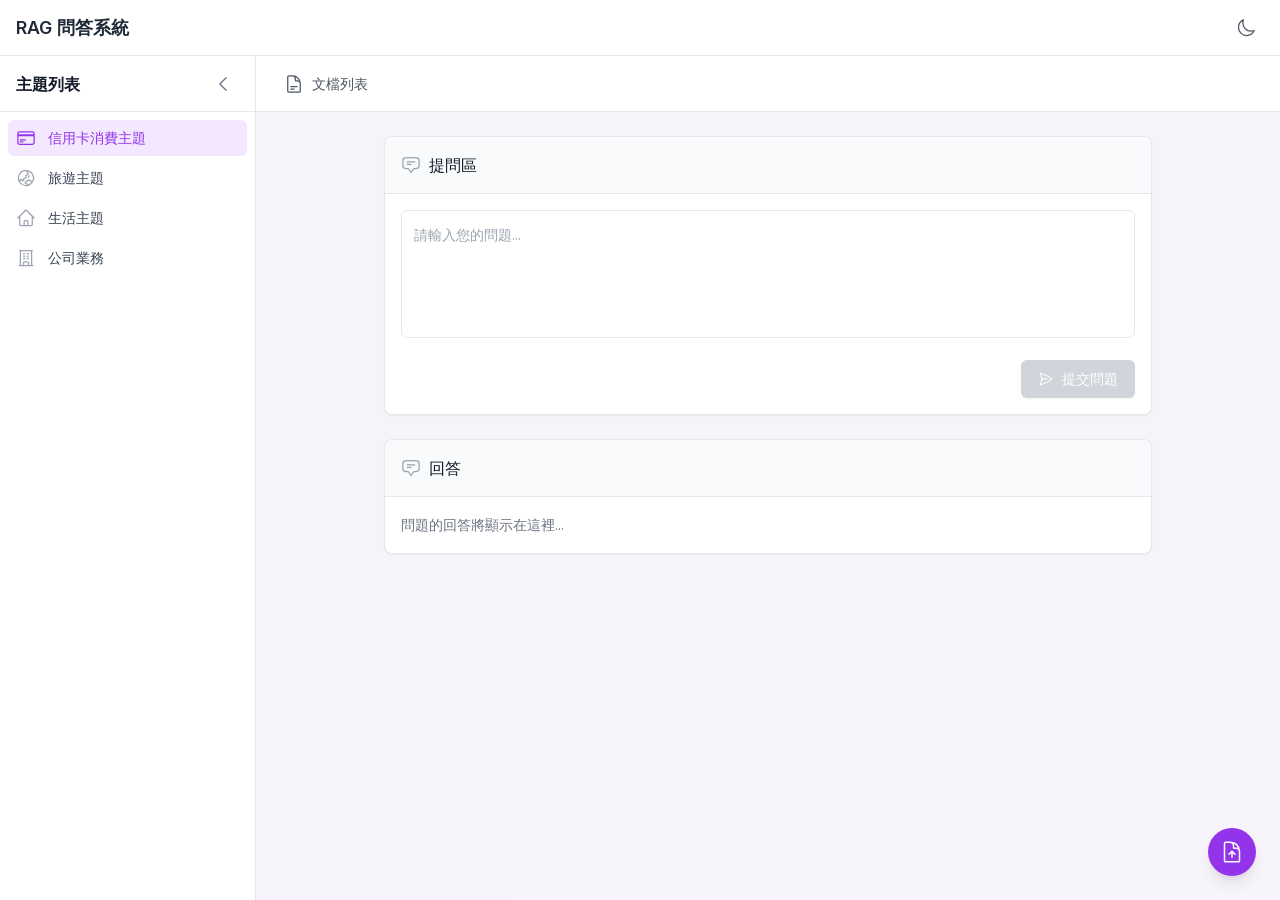
<file: projects/rag-qa-system/index.html>
<!DOCTYPE html><html lang="zh-TW"><head><meta charSet="utf-8"/><meta name="viewport" content="width=device-width, initial-scale=1"/><link rel="preload" href="/projects/rag-qa-system/_next/static/media/a34f9d1faa5f3315-s.p.woff2" as="font" crossorigin="" type="font/woff2"/><link rel="stylesheet" href="/projects/rag-qa-system/_next/static/css/cc07a3083ad89a23.css" crossorigin="" data-precedence="next"/><link rel="preload" as="script" fetchPriority="low" href="/projects/rag-qa-system/_next/static/chunks/webpack-0fc15f5a4cefe69c.js" crossorigin=""/><script src="/projects/rag-qa-system/_next/static/chunks/fd9d1056-d0a84d0101bdaa26.js" async="" crossorigin=""></script><script src="/projects/rag-qa-system/_next/static/chunks/69-173f99507f414013.js" async="" crossorigin=""></script><script src="/projects/rag-qa-system/_next/static/chunks/main-app-2b984d3b32cf9ad8.js" async="" crossorigin=""></script><script src="/projects/rag-qa-system/_next/static/chunks/886-2241fd92348115ed.js" async=""></script><script src="/projects/rag-qa-system/_next/static/chunks/360-b53833ccfdafa16d.js" async=""></script><script src="/projects/rag-qa-system/_next/static/chunks/app/page-7b39a1cf9b0d330e.js" async=""></script><script src="/projects/rag-qa-system/_next/static/chunks/app/layout-59bb30d7dcd229e5.js" async=""></script><title>RAG QA System</title><meta name="description" content="基于RAG的智能问答系统"/><meta name="next-size-adjust"/><script src="/projects/rag-qa-system/_next/static/chunks/polyfills-c67a75d1b6f99dc8.js" crossorigin="" noModule=""></script></head><body class="__className_204694"><div class="min-h-screen bg-gray-100 dark:bg-gray-900 transition-colors"><header class="h-14 border-b border-gray-200 dark:border-gray-700 flex items-center justify-between px-4 bg-white dark:bg-gray-800 transition-colors"><div class="text-lg font-semibold text-gray-800 dark:text-white">RAG 問答系統</div><div class="flex items-center space-x-2"><button class="p-2 rounded-lg hover:bg-gray-100 dark:hover:bg-gray-700 transition-colors" aria-label="切換到暗色模式"><svg xmlns="http://www.w3.org/2000/svg" fill="none" viewBox="0 0 24 24" stroke-width="1.5" stroke="currentColor" aria-hidden="true" data-slot="icon" class="w-5 h-5 text-gray-600 dark:text-gray-300"><path stroke-linecap="round" stroke-linejoin="round" d="M21.752 15.002A9.72 9.72 0 0 1 18 15.75c-5.385 0-9.75-4.365-9.75-9.75 0-1.33.266-2.597.748-3.752A9.753 9.753 0 0 0 3 11.25C3 16.635 7.365 21 12.75 21a9.753 9.753 0 0 0 9.002-5.998Z"></path></svg></button></div></header><main class="h-[calc(100vh-56px)]"><div class="flex h-full overflow-hidden"><div class="
        border-r transition-all duration-300 flex flex-col
        bg-white dark:bg-gray-800 
        border-gray-200 dark:border-gray-700
        w-64
      "><div class="h-14 border-b flex items-center justify-between px-4  bg-white dark:bg-gray-800  border-gray-200 dark:border-gray-700"><h2 class="text-base font-semibold text-gray-900 dark:text-white">主題列表</h2><button class="
            p-1.5 rounded-md text-gray-500 dark:text-gray-400
            hover:bg-gray-100 dark:hover:bg-gray-700 
            hover:text-gray-600 dark:hover:text-gray-300
            
          "><svg xmlns="http://www.w3.org/2000/svg" fill="none" viewBox="0 0 24 24" stroke-width="1.5" stroke="currentColor" aria-hidden="true" data-slot="icon" class="w-5 h-5"><path stroke-linecap="round" stroke-linejoin="round" d="M15.75 19.5 8.25 12l7.5-7.5"></path></svg></button></div><nav class="flex-1 overflow-y-auto p-2"><ul class="space-y-1"><li><button class="
                    w-full rounded-md p-2 text-left
                    transition-colors duration-150 group
                    flex items-center
                    bg-purple-100 text-purple-600
                  "><svg xmlns="http://www.w3.org/2000/svg" fill="none" viewBox="0 0 24 24" stroke-width="1.5" stroke="currentColor" aria-hidden="true" data-slot="icon" class="
                      w-5 h-5 mr-3
                      text-purple-600
                    "><path stroke-linecap="round" stroke-linejoin="round" d="M2.25 8.25h19.5M2.25 9h19.5m-16.5 5.25h6m-6 2.25h3m-3.75 3h15a2.25 2.25 0 0 0 2.25-2.25V6.75A2.25 2.25 0 0 0 19.5 4.5h-15a2.25 2.25 0 0 0-2.25 2.25v10.5A2.25 2.25 0 0 0 4.5 19.5Z"></path></svg><span class="text-sm font-medium">信用卡消費主題</span></button></li><li><button class="
                    w-full rounded-md p-2 text-left
                    transition-colors duration-150 group
                    flex items-center
                    text-gray-700 dark:text-gray-300 
                         hover:bg-gray-100 dark:hover:bg-gray-700
                  "><svg xmlns="http://www.w3.org/2000/svg" fill="none" viewBox="0 0 24 24" stroke-width="1.5" stroke="currentColor" aria-hidden="true" data-slot="icon" class="
                      w-5 h-5 mr-3
                      text-gray-400 dark:text-gray-500 group-hover:text-gray-500 dark:group-hover:text-gray-400
                    "><path stroke-linecap="round" stroke-linejoin="round" d="M12.75 3.03v.568c0 .334.148.65.405.864l1.068.89c.442.369.535 1.01.216 1.49l-.51.766a2.25 2.25 0 0 1-1.161.886l-.143.048a1.107 1.107 0 0 0-.57 1.664c.369.555.169 1.307-.427 1.605L9 13.125l.423 1.059a.956.956 0 0 1-1.652.928l-.679-.906a1.125 1.125 0 0 0-1.906.172L4.5 15.75l-.612.153M12.75 3.031a9 9 0 0 0-8.862 12.872M12.75 3.031a9 9 0 0 1 6.69 14.036m0 0-.177-.529A2.25 2.25 0 0 0 17.128 15H16.5l-.324-.324a1.453 1.453 0 0 0-2.328.377l-.036.073a1.586 1.586 0 0 1-.982.816l-.99.282c-.55.157-.894.702-.8 1.267l.073.438c.08.474.49.821.97.821.846 0 1.598.542 1.865 1.345l.215.643m5.276-3.67a9.012 9.012 0 0 1-5.276 3.67m0 0a9 9 0 0 1-10.275-4.835M15.75 9c0 .896-.393 1.7-1.016 2.25"></path></svg><span class="text-sm font-medium">旅遊主題</span></button></li><li><button class="
                    w-full rounded-md p-2 text-left
                    transition-colors duration-150 group
                    flex items-center
                    text-gray-700 dark:text-gray-300 
                         hover:bg-gray-100 dark:hover:bg-gray-700
                  "><svg xmlns="http://www.w3.org/2000/svg" fill="none" viewBox="0 0 24 24" stroke-width="1.5" stroke="currentColor" aria-hidden="true" data-slot="icon" class="
                      w-5 h-5 mr-3
                      text-gray-400 dark:text-gray-500 group-hover:text-gray-500 dark:group-hover:text-gray-400
                    "><path stroke-linecap="round" stroke-linejoin="round" d="m2.25 12 8.954-8.955c.44-.439 1.152-.439 1.591 0L21.75 12M4.5 9.75v10.125c0 .621.504 1.125 1.125 1.125H9.75v-4.875c0-.621.504-1.125 1.125-1.125h2.25c.621 0 1.125.504 1.125 1.125V21h4.125c.621 0 1.125-.504 1.125-1.125V9.75M8.25 21h8.25"></path></svg><span class="text-sm font-medium">生活主題</span></button></li><li><button class="
                    w-full rounded-md p-2 text-left
                    transition-colors duration-150 group
                    flex items-center
                    text-gray-700 dark:text-gray-300 
                         hover:bg-gray-100 dark:hover:bg-gray-700
                  "><svg xmlns="http://www.w3.org/2000/svg" fill="none" viewBox="0 0 24 24" stroke-width="1.5" stroke="currentColor" aria-hidden="true" data-slot="icon" class="
                      w-5 h-5 mr-3
                      text-gray-400 dark:text-gray-500 group-hover:text-gray-500 dark:group-hover:text-gray-400
                    "><path stroke-linecap="round" stroke-linejoin="round" d="M3.75 21h16.5M4.5 3h15M5.25 3v18m13.5-18v18M9 6.75h1.5m-1.5 3h1.5m-1.5 3h1.5m3-6H15m-1.5 3H15m-1.5 3H15M9 21v-3.375c0-.621.504-1.125 1.125-1.125h3.75c.621 0 1.125.504 1.125 1.125V21"></path></svg><span class="text-sm font-medium">公司業務</span></button></li></ul></nav></div><div class="flex-1 flex flex-col bg-purple-50/50"><div class="h-14 bg-white dark:bg-gray-800 border-b border-gray-200 dark:border-gray-700 flex items-center justify-between px-4"><div class="flex items-center space-x-4"><button class="
              flex items-center space-x-2 px-3 py-1.5 rounded-md text-sm font-medium
              text-gray-600 dark:text-gray-300 hover:bg-gray-100 dark:hover:bg-gray-700
            "><svg xmlns="http://www.w3.org/2000/svg" fill="none" viewBox="0 0 24 24" stroke-width="1.5" stroke="currentColor" aria-hidden="true" data-slot="icon" class="w-5 h-5"><path stroke-linecap="round" stroke-linejoin="round" d="M19.5 14.25v-2.625a3.375 3.375 0 0 0-3.375-3.375h-1.5A1.125 1.125 0 0 1 13.5 7.125v-1.5a3.375 3.375 0 0 0-3.375-3.375H8.25m0 12.75h7.5m-7.5 3H12M10.5 2.25H5.625c-.621 0-1.125.504-1.125 1.125v17.25c0 .621.504 1.125 1.125 1.125h12.75c.621 0 1.125-.504 1.125-1.125V11.25a9 9 0 0 0-9-9Z"></path></svg><span>文檔列表</span></button></div></div><div class="flex-1 flex overflow-hidden"><div class="flex-1 flex flex-col overflow-hidden"><div class="flex-1 overflow-y-auto p-6"><div class="max-w-3xl mx-auto space-y-6"><div class="bg-white dark:bg-gray-800 rounded-lg border border-gray-200 dark:border-gray-700 shadow-sm overflow-hidden"><div class="p-4 border-b border-gray-200 dark:border-gray-700 bg-gray-50 dark:bg-gray-700"><div class="flex items-center space-x-2"><svg xmlns="http://www.w3.org/2000/svg" fill="none" viewBox="0 0 24 24" stroke-width="1.5" stroke="currentColor" aria-hidden="true" data-slot="icon" class="w-5 h-5 text-gray-400 dark:text-gray-500"><path stroke-linecap="round" stroke-linejoin="round" d="M7.5 8.25h9m-9 3H12m-9.75 1.51c0 1.6 1.123 2.994 2.707 3.227 1.129.166 2.27.293 3.423.379.35.026.67.21.865.501L12 21l2.755-4.133a1.14 1.14 0 0 1 .865-.501 48.172 48.172 0 0 0 3.423-.379c1.584-.233 2.707-1.626 2.707-3.228V6.741c0-1.602-1.123-2.995-2.707-3.228A48.394 48.394 0 0 0 12 3c-2.392 0-4.744.175-7.043.513C3.373 3.746 2.25 5.14 2.25 6.741v6.018Z"></path></svg><h2 class="text-base font-medium text-gray-900 dark:text-white">提問區</h2></div></div><div class="p-4"><textarea class="
                      w-full h-32 resize-none border rounded-md p-3 
                      border-gray-200 dark:border-gray-700
                      bg-white dark:bg-gray-700
                      text-gray-900 dark:text-gray-100 
                      placeholder:text-gray-400 dark:placeholder:text-gray-500 
                      sm:text-sm sm:leading-6
                      focus:ring-2 focus:border-transparent
                      focus:ring-purple-500
                    " placeholder="請輸入您的問題..."></textarea><div class="mt-4 flex justify-end"><button class="
                        inline-flex items-center px-4 py-2 border border-transparent 
                        text-sm font-medium rounded-md shadow-sm text-white 
                        transition-colors duration-150 focus:outline-none focus:ring-2 focus:ring-offset-2
                        bg-gray-300 dark:bg-gray-600 cursor-not-allowed
                        focus:ring-purple-500
                      " disabled=""><svg xmlns="http://www.w3.org/2000/svg" fill="none" viewBox="0 0 24 24" stroke-width="1.5" stroke="currentColor" aria-hidden="true" data-slot="icon" class="w-4 h-4 mr-2"><path stroke-linecap="round" stroke-linejoin="round" d="M6 12 3.269 3.125A59.769 59.769 0 0 1 21.485 12 59.768 59.768 0 0 1 3.27 20.875L5.999 12Zm0 0h7.5"></path></svg>提交問題</button></div></div></div><div class="bg-white dark:bg-gray-800 rounded-lg border border-gray-200 dark:border-gray-700 shadow-sm overflow-hidden"><div class="p-4 border-b border-gray-200 dark:border-gray-700 bg-gray-50 dark:bg-gray-700"><div class="flex items-center space-x-2"><svg xmlns="http://www.w3.org/2000/svg" fill="none" viewBox="0 0 24 24" stroke-width="1.5" stroke="currentColor" aria-hidden="true" data-slot="icon" class="w-5 h-5 text-gray-400 dark:text-gray-500"><path stroke-linecap="round" stroke-linejoin="round" d="M7.5 8.25h9m-9 3H12m-9.75 1.51c0 1.6 1.123 2.994 2.707 3.227 1.129.166 2.27.293 3.423.379.35.026.67.21.865.501L12 21l2.755-4.133a1.14 1.14 0 0 1 .865-.501 48.172 48.172 0 0 0 3.423-.379c1.584-.233 2.707-1.626 2.707-3.228V6.741c0-1.602-1.123-2.995-2.707-3.228A48.394 48.394 0 0 0 12 3c-2.392 0-4.744.175-7.043.513C3.373 3.746 2.25 5.14 2.25 6.741v6.018Z"></path></svg><h2 class="text-base font-medium text-gray-900 dark:text-white">回答</h2></div></div><div class="p-4"><div class="prose prose-sm max-w-none text-gray-500 dark:text-gray-400">問題的回答將顯示在這裡...</div></div></div></div></div></div></div></div><div class="fixed bottom-6 right-6"><button class="
          text-white rounded-full p-3 shadow-lg transition-colors
          focus:outline-none focus:ring-2 focus:ring-offset-2
          bg-purple-600 hover:bg-purple-700 focus:ring-purple-500
        "><svg xmlns="http://www.w3.org/2000/svg" fill="none" viewBox="0 0 24 24" stroke-width="1.5" stroke="currentColor" aria-hidden="true" data-slot="icon" class="w-6 h-6"><path stroke-linecap="round" stroke-linejoin="round" d="M19.5 14.25v-2.625a3.375 3.375 0 0 0-3.375-3.375h-1.5A1.125 1.125 0 0 1 13.5 7.125v-1.5a3.375 3.375 0 0 0-3.375-3.375H8.25m6.75 12-3-3m0 0-3 3m3-3v6m-1.5-15H5.625c-.621 0-1.125.504-1.125 1.125v17.25c0 .621.504 1.125 1.125 1.125h12.75c.621 0 1.125-.504 1.125-1.125V11.25a9 9 0 0 0-9-9Z"></path></svg></button></div></div></main></div><script src="/projects/rag-qa-system/_next/static/chunks/webpack-0fc15f5a4cefe69c.js" crossorigin="" async=""></script><script>(self.__next_f=self.__next_f||[]).push([0]);self.__next_f.push([2,null])</script><script>self.__next_f.push([1,"1:HL[\"/projects/rag-qa-system/_next/static/media/a34f9d1faa5f3315-s.p.woff2\",\"font\",{\"crossOrigin\":\"\",\"type\":\"font/woff2\"}]\n2:HL[\"/projects/rag-qa-system/_next/static/css/cc07a3083ad89a23.css\",\"style\",{\"crossOrigin\":\"\"}]\n0:\"$L3\"\n"])</script><script>self.__next_f.push([1,"4:I[7690,[],\"\"]\n6:I[7831,[],\"\"]\n7:I[6005,[\"886\",\"static/chunks/886-2241fd92348115ed.js\",\"360\",\"static/chunks/360-b53833ccfdafa16d.js\",\"931\",\"static/chunks/app/page-7b39a1cf9b0d330e.js\"],\"\"]\n8:I[8848,[\"886\",\"static/chunks/886-2241fd92348115ed.js\",\"185\",\"static/chunks/app/layout-59bb30d7dcd229e5.js\"],\"\"]\n9:I[5613,[],\"\"]\na:I[1778,[],\"\"]\nc:I[8955,[],\"\"]\nd:[]\n"])</script><script>self.__next_f.push([1,"3:[[[\"$\",\"link\",\"0\",{\"rel\":\"stylesheet\",\"href\":\"/projects/rag-qa-system/_next/static/css/cc07a3083ad89a23.css\",\"precedence\":\"next\",\"crossOrigin\":\"\"}]],[\"$\",\"$L4\",null,{\"buildId\":\"SP_b-trJDBffHNd-MIUTO\",\"assetPrefix\":\"/projects/rag-qa-system\",\"initialCanonicalUrl\":\"/\",\"initialTree\":[\"\",{\"children\":[\"__PAGE__\",{}]},\"$undefined\",\"$undefined\",true],\"initialSeedData\":[\"\",{\"children\":[\"__PAGE__\",{},[\"$L5\",[\"$\",\"$L6\",null,{\"propsForComponent\":{\"params\":{}},\"Component\":\"$7\",\"isStaticGeneration\":true}],null]]},[null,[\"$\",\"html\",null,{\"lang\":\"zh-TW\",\"children\":[\"$\",\"body\",null,{\"className\":\"__className_204694\",\"children\":[\"$\",\"div\",null,{\"className\":\"min-h-screen bg-gray-100 dark:bg-gray-900 transition-colors\",\"children\":[[\"$\",\"$L8\",null,{}],[\"$\",\"main\",null,{\"className\":\"h-[calc(100vh-56px)]\",\"children\":[\"$\",\"$L9\",null,{\"parallelRouterKey\":\"children\",\"segmentPath\":[\"children\"],\"loading\":\"$undefined\",\"loadingStyles\":\"$undefined\",\"loadingScripts\":\"$undefined\",\"hasLoading\":false,\"error\":\"$undefined\",\"errorStyles\":\"$undefined\",\"errorScripts\":\"$undefined\",\"template\":[\"$\",\"$La\",null,{}],\"templateStyles\":\"$undefined\",\"templateScripts\":\"$undefined\",\"notFound\":[[\"$\",\"title\",null,{\"children\":\"404: This page could not be found.\"}],[\"$\",\"div\",null,{\"style\":{\"fontFamily\":\"system-ui,\\\"Segoe UI\\\",Roboto,Helvetica,Arial,sans-serif,\\\"Apple Color Emoji\\\",\\\"Segoe UI Emoji\\\"\",\"height\":\"100vh\",\"textAlign\":\"center\",\"display\":\"flex\",\"flexDirection\":\"column\",\"alignItems\":\"center\",\"justifyContent\":\"center\"},\"children\":[\"$\",\"div\",null,{\"children\":[[\"$\",\"style\",null,{\"dangerouslySetInnerHTML\":{\"__html\":\"body{color:#000;background:#fff;margin:0}.next-error-h1{border-right:1px solid rgba(0,0,0,.3)}@media (prefers-color-scheme:dark){body{color:#fff;background:#000}.next-error-h1{border-right:1px solid rgba(255,255,255,.3)}}\"}}],[\"$\",\"h1\",null,{\"className\":\"next-error-h1\",\"style\":{\"display\":\"inline-block\",\"margin\":\"0 20px 0 0\",\"padding\":\"0 23px 0 0\",\"fontSize\":24,\"fontWeight\":500,\"verticalAlign\":\"top\",\"lineHeight\":\"49px\"},\"children\":\"404\"}],[\"$\",\"div\",null,{\"style\":{\"display\":\"inline-block\"},\"children\":[\"$\",\"h2\",null,{\"style\":{\"fontSize\":14,\"fontWeight\":400,\"lineHeight\":\"49px\",\"margin\":0},\"children\":\"This page could not be found.\"}]}]]}]}]],\"notFoundStyles\":[],\"styles\":null}]}]]}]}]}],null]],\"initialHead\":[false,\"$Lb\"],\"globalErrorComponent\":\"$c\",\"missingSlots\":\"$Wd\"}]]\n"])</script><script>self.__next_f.push([1,"b:[[\"$\",\"meta\",\"0\",{\"name\":\"viewport\",\"content\":\"width=device-width, initial-scale=1\"}],[\"$\",\"meta\",\"1\",{\"charSet\":\"utf-8\"}],[\"$\",\"title\",\"2\",{\"children\":\"RAG QA System\"}],[\"$\",\"meta\",\"3\",{\"name\":\"description\",\"content\":\"基于RAG的智能问答系统\"}],[\"$\",\"meta\",\"4\",{\"name\":\"next-size-adjust\"}]]\n5:null\n"])</script><script>self.__next_f.push([1,""])</script></body></html>
</file>
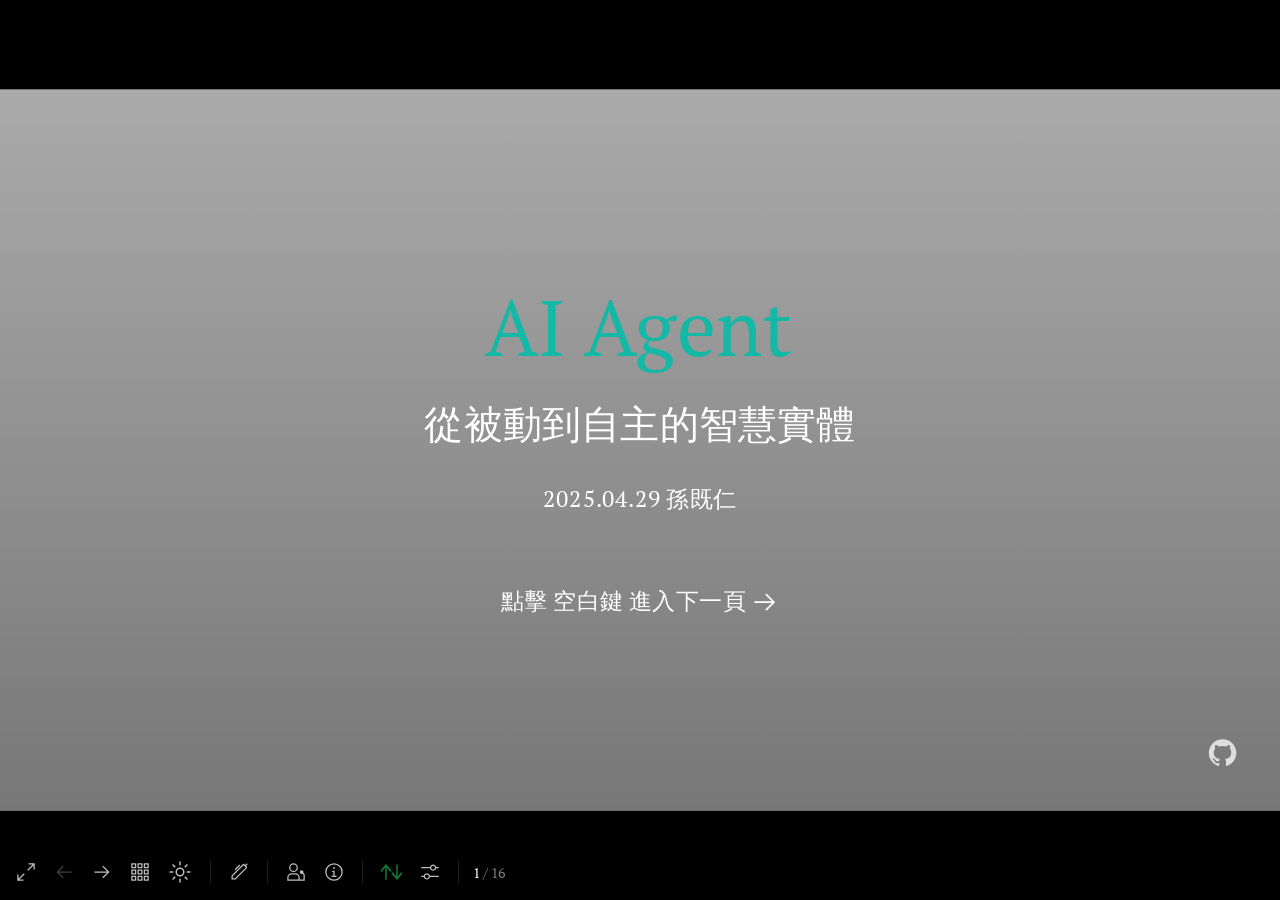
<file: slides/ai-agent/index.html>
<!DOCTYPE html>
<html lang="en">
<head>
<meta charset="utf-8">
<meta name="viewport" content="width=device-width, initial-scale=1">
<title>AI Agent：從被動到自主的智慧實體 - Slidev</title>
<link rel="stylesheet" href="https://fonts.googleapis.com/css2?family=PT+Serif:ital,wght@0,400;0,700;1,400;1,700&family=PT+Mono:ital,wght@0,400;0,700;1,400;1,700&display=swap" type="text/css">
<link rel="icon" href="https://cdn.jsdelivr.net/gh/slidevjs/slidev/assets/favicon.png">
<meta property="slidev:version" content="51.6.0">
<meta name="description" content="&quot;## AI Agent 簡報\n2025/04/29 孫既仁\n&quot;">
<meta property="og:title" content="AI Agent：從被動到自主的智慧實體 - Slidev">
<meta property="og:description" content="&quot;## AI Agent 簡報\n2025/04/29 孫既仁\n&quot;">  <script type="module" crossorigin src="/slides/ai-agent/assets/index-0BQmzSlv.js"></script>
  <link rel="modulepreload" crossorigin href="/slides/ai-agent/assets/modules/vue-GzV_neTx.js">
  <link rel="modulepreload" crossorigin href="/slides/ai-agent/assets/modules/shiki-BiPSfUoG.js">
  <link rel="stylesheet" crossorigin href="/slides/ai-agent/assets/modules/shiki-Bxv373Z5.css">
  <link rel="stylesheet" crossorigin href="/slides/ai-agent/assets/index-Dbx9vTHW.css">
</head>
<body>
<div id="app"></div>
<div id="mermaid-rendering-container"></div>
</body>
</html>
</file>
<file: projects/rag-qa-system/_next/static/css/cc07a3083ad89a23.css>
*,:after,:before{--tw-border-spacing-x:0;--tw-border-spacing-y:0;--tw-translate-x:0;--tw-translate-y:0;--tw-rotate:0;--tw-skew-x:0;--tw-skew-y:0;--tw-scale-x:1;--tw-scale-y:1;--tw-pan-x: ;--tw-pan-y: ;--tw-pinch-zoom: ;--tw-scroll-snap-strictness:proximity;--tw-gradient-from-position: ;--tw-gradient-via-position: ;--tw-gradient-to-position: ;--tw-ordinal: ;--tw-slashed-zero: ;--tw-numeric-figure: ;--tw-numeric-spacing: ;--tw-numeric-fraction: ;--tw-ring-inset: ;--tw-ring-offset-width:0px;--tw-ring-offset-color:#fff;--tw-ring-color:rgba(59,130,246,.5);--tw-ring-offset-shadow:0 0 #0000;--tw-ring-shadow:0 0 #0000;--tw-shadow:0 0 #0000;--tw-shadow-colored:0 0 #0000;--tw-blur: ;--tw-brightness: ;--tw-contrast: ;--tw-grayscale: ;--tw-hue-rotate: ;--tw-invert: ;--tw-saturate: ;--tw-sepia: ;--tw-drop-shadow: ;--tw-backdrop-blur: ;--tw-backdrop-brightness: ;--tw-backdrop-contrast: ;--tw-backdrop-grayscale: ;--tw-backdrop-hue-rotate: ;--tw-backdrop-invert: ;--tw-backdrop-opacity: ;--tw-backdrop-saturate: ;--tw-backdrop-sepia: ;--tw-contain-size: ;--tw-contain-layout: ;--tw-contain-paint: ;--tw-contain-style: }::backdrop{--tw-border-spacing-x:0;--tw-border-spacing-y:0;--tw-translate-x:0;--tw-translate-y:0;--tw-rotate:0;--tw-skew-x:0;--tw-skew-y:0;--tw-scale-x:1;--tw-scale-y:1;--tw-pan-x: ;--tw-pan-y: ;--tw-pinch-zoom: ;--tw-scroll-snap-strictness:proximity;--tw-gradient-from-position: ;--tw-gradient-via-position: ;--tw-gradient-to-position: ;--tw-ordinal: ;--tw-slashed-zero: ;--tw-numeric-figure: ;--tw-numeric-spacing: ;--tw-numeric-fraction: ;--tw-ring-inset: ;--tw-ring-offset-width:0px;--tw-ring-offset-color:#fff;--tw-ring-color:rgba(59,130,246,.5);--tw-ring-offset-shadow:0 0 #0000;--tw-ring-shadow:0 0 #0000;--tw-shadow:0 0 #0000;--tw-shadow-colored:0 0 #0000;--tw-blur: ;--tw-brightness: ;--tw-contrast: ;--tw-grayscale: ;--tw-hue-rotate: ;--tw-invert: ;--tw-saturate: ;--tw-sepia: ;--tw-drop-shadow: ;--tw-backdrop-blur: ;--tw-backdrop-brightness: ;--tw-backdrop-contrast: ;--tw-backdrop-grayscale: ;--tw-backdrop-hue-rotate: ;--tw-backdrop-invert: ;--tw-backdrop-opacity: ;--tw-backdrop-saturate: ;--tw-backdrop-sepia: ;--tw-contain-size: ;--tw-contain-layout: ;--tw-contain-paint: ;--tw-contain-style: }/*
! tailwindcss v3.4.17 | MIT License | https://tailwindcss.com
*/*,:after,:before{box-sizing:border-box;border:0 solid #e5e7eb}:after,:before{--tw-content:""}:host,html{line-height:1.5;-webkit-text-size-adjust:100%;-moz-tab-size:4;-o-tab-size:4;tab-size:4;font-family:ui-sans-serif,system-ui,sans-serif,Apple Color Emoji,Segoe UI Emoji,Segoe UI Symbol,Noto Color Emoji;font-feature-settings:normal;font-variation-settings:normal;-webkit-tap-highlight-color:transparent}body{margin:0;line-height:inherit}hr{height:0;color:inherit;border-top-width:1px}abbr:where([title]){-webkit-text-decoration:underline dotted;text-decoration:underline dotted}h1,h2,h3,h4,h5,h6{font-size:inherit;font-weight:inherit}a{color:inherit;text-decoration:inherit}b,strong{font-weight:bolder}code,kbd,pre,samp{font-family:ui-monospace,SFMono-Regular,Menlo,Monaco,Consolas,Liberation Mono,Courier New,monospace;font-feature-settings:normal;font-variation-settings:normal;font-size:1em}small{font-size:80%}sub,sup{font-size:75%;line-height:0;position:relative;vertical-align:baseline}sub{bottom:-.25em}sup{top:-.5em}table{text-indent:0;border-color:inherit;border-collapse:collapse}button,input,optgroup,select,textarea{font-family:inherit;font-feature-settings:inherit;font-variation-settings:inherit;font-size:100%;font-weight:inherit;line-height:inherit;letter-spacing:inherit;color:inherit;margin:0;padding:0}button,select{text-transform:none}button,input:where([type=button]),input:where([type=reset]),input:where([type=submit]){-webkit-appearance:button;background-color:transparent;background-image:none}:-moz-focusring{outline:auto}:-moz-ui-invalid{box-shadow:none}progress{vertical-align:baseline}::-webkit-inner-spin-button,::-webkit-outer-spin-button{height:auto}[type=search]{-webkit-appearance:textfield;outline-offset:-2px}::-webkit-search-decoration{-webkit-appearance:none}::-webkit-file-upload-button{-webkit-appearance:button;font:inherit}summary{display:list-item}blockquote,dd,dl,figure,h1,h2,h3,h4,h5,h6,hr,p,pre{margin:0}fieldset{margin:0}fieldset,legend{padding:0}menu,ol,ul{list-style:none;margin:0;padding:0}dialog{padding:0}textarea{resize:vertical}input::-moz-placeholder,textarea::-moz-placeholder{color:#9ca3af}input::placeholder,textarea::placeholder{color:#9ca3af}[role=button],button{cursor:pointer}:disabled{cursor:default}audio,canvas,embed,iframe,img,object,svg,video{display:block;vertical-align:middle}img,video{max-width:100%;height:auto}[hidden]:where(:not([hidden=until-found])){display:none}[multiple],[type=date],[type=datetime-local],[type=email],[type=month],[type=number],[type=password],[type=search],[type=tel],[type=text],[type=time],[type=url],[type=week],input:where(:not([type])),select,textarea{-webkit-appearance:none;-moz-appearance:none;appearance:none;background-color:#fff;border-color:#6b7280;border-width:1px;border-radius:0;padding:.5rem .75rem;font-size:1rem;line-height:1.5rem;--tw-shadow:0 0 #0000}[multiple]:focus,[type=date]:focus,[type=datetime-local]:focus,[type=email]:focus,[type=month]:focus,[type=number]:focus,[type=password]:focus,[type=search]:focus,[type=tel]:focus,[type=text]:focus,[type=time]:focus,[type=url]:focus,[type=week]:focus,input:where(:not([type])):focus,select:focus,textarea:focus{outline:2px solid transparent;outline-offset:2px;--tw-ring-inset:var(--tw-empty,/*!*/ /*!*/);--tw-ring-offset-width:0px;--tw-ring-offset-color:#fff;--tw-ring-color:#2563eb;--tw-ring-offset-shadow:var(--tw-ring-inset) 0 0 0 var(--tw-ring-offset-width) var(--tw-ring-offset-color);--tw-ring-shadow:var(--tw-ring-inset) 0 0 0 calc(1px + var(--tw-ring-offset-width)) var(--tw-ring-color);box-shadow:var(--tw-ring-offset-shadow),var(--tw-ring-shadow),var(--tw-shadow);border-color:#2563eb}input::-moz-placeholder,textarea::-moz-placeholder{color:#6b7280;opacity:1}input::placeholder,textarea::placeholder{color:#6b7280;opacity:1}::-webkit-datetime-edit-fields-wrapper{padding:0}::-webkit-date-and-time-value{min-height:1.5em;text-align:inherit}::-webkit-datetime-edit{display:inline-flex}::-webkit-datetime-edit,::-webkit-datetime-edit-day-field,::-webkit-datetime-edit-hour-field,::-webkit-datetime-edit-meridiem-field,::-webkit-datetime-edit-millisecond-field,::-webkit-datetime-edit-minute-field,::-webkit-datetime-edit-month-field,::-webkit-datetime-edit-second-field,::-webkit-datetime-edit-year-field{padding-top:0;padding-bottom:0}select{background-image:url("data:image/svg+xml,%3csvg xmlns='http://www.w3.org/2000/svg' fill='none' viewBox='0 0 20 20'%3e%3cpath stroke='%236b7280' stroke-linecap='round' stroke-linejoin='round' stroke-width='1.5' d='M6 8l4 4 4-4'/%3e%3c/svg%3e");background-position:right .5rem center;background-repeat:no-repeat;background-size:1.5em 1.5em;padding-right:2.5rem;-webkit-print-color-adjust:exact;print-color-adjust:exact}[multiple],[size]:where(select:not([size="1"])){background-image:none;background-position:0 0;background-repeat:unset;background-size:initial;padding-right:.75rem;-webkit-print-color-adjust:unset;print-color-adjust:unset}[type=checkbox],[type=radio]{-webkit-appearance:none;-moz-appearance:none;appearance:none;padding:0;-webkit-print-color-adjust:exact;print-color-adjust:exact;display:inline-block;vertical-align:middle;background-origin:border-box;-webkit-user-select:none;-moz-user-select:none;user-select:none;flex-shrink:0;height:1rem;width:1rem;color:#2563eb;background-color:#fff;border-color:#6b7280;border-width:1px;--tw-shadow:0 0 #0000}[type=checkbox]{border-radius:0}[type=radio]{border-radius:100%}[type=checkbox]:focus,[type=radio]:focus{outline:2px solid transparent;outline-offset:2px;--tw-ring-inset:var(--tw-empty,/*!*/ /*!*/);--tw-ring-offset-width:2px;--tw-ring-offset-color:#fff;--tw-ring-color:#2563eb;--tw-ring-offset-shadow:var(--tw-ring-inset) 0 0 0 var(--tw-ring-offset-width) var(--tw-ring-offset-color);--tw-ring-shadow:var(--tw-ring-inset) 0 0 0 calc(2px + var(--tw-ring-offset-width)) var(--tw-ring-color);box-shadow:var(--tw-ring-offset-shadow),var(--tw-ring-shadow),var(--tw-shadow)}[type=checkbox]:checked,[type=radio]:checked{border-color:transparent;background-color:currentColor;background-size:100% 100%;background-position:50%;background-repeat:no-repeat}[type=checkbox]:checked{background-image:url("data:image/svg+xml,%3csvg viewBox='0 0 16 16' fill='white' xmlns='http://www.w3.org/2000/svg'%3e%3cpath d='M12.207 4.793a1 1 0 010 1.414l-5 5a1 1 0 01-1.414 0l-2-2a1 1 0 011.414-1.414L6.5 9.086l4.293-4.293a1 1 0 011.414 0z'/%3e%3c/svg%3e")}@media (forced-colors:active){[type=checkbox]:checked{-webkit-appearance:auto;-moz-appearance:auto;appearance:auto}}[type=radio]:checked{background-image:url("data:image/svg+xml,%3csvg viewBox='0 0 16 16' fill='white' xmlns='http://www.w3.org/2000/svg'%3e%3ccircle cx='8' cy='8' r='3'/%3e%3c/svg%3e")}@media (forced-colors:active){[type=radio]:checked{-webkit-appearance:auto;-moz-appearance:auto;appearance:auto}}[type=checkbox]:checked:focus,[type=checkbox]:checked:hover,[type=radio]:checked:focus,[type=radio]:checked:hover{border-color:transparent;background-color:currentColor}[type=checkbox]:indeterminate{background-image:url("data:image/svg+xml,%3csvg xmlns='http://www.w3.org/2000/svg' fill='none' viewBox='0 0 16 16'%3e%3cpath stroke='white' stroke-linecap='round' stroke-linejoin='round' stroke-width='2' d='M4 8h8'/%3e%3c/svg%3e");border-color:transparent;background-color:currentColor;background-size:100% 100%;background-position:50%;background-repeat:no-repeat}@media (forced-colors:active){[type=checkbox]:indeterminate{-webkit-appearance:auto;-moz-appearance:auto;appearance:auto}}[type=checkbox]:indeterminate:focus,[type=checkbox]:indeterminate:hover{border-color:transparent;background-color:currentColor}[type=file]{background:unset;border-color:inherit;border-width:0;border-radius:0;padding:0;font-size:unset;line-height:inherit}[type=file]:focus{outline:1px solid ButtonText;outline:1px auto -webkit-focus-ring-color}.prose{color:var(--tw-prose-body);max-width:65ch}.prose :where(p):not(:where([class~=not-prose],[class~=not-prose] *)){margin-top:1.25em;margin-bottom:1.25em}.prose :where([class~=lead]):not(:where([class~=not-prose],[class~=not-prose] *)){color:var(--tw-prose-lead);font-size:1.25em;line-height:1.6;margin-top:1.2em;margin-bottom:1.2em}.prose :where(a):not(:where([class~=not-prose],[class~=not-prose] *)){color:var(--tw-prose-links);text-decoration:underline;font-weight:500}.prose :where(strong):not(:where([class~=not-prose],[class~=not-prose] *)){color:var(--tw-prose-bold);font-weight:600}.prose :where(a strong):not(:where([class~=not-prose],[class~=not-prose] *)){color:inherit}.prose :where(blockquote strong):not(:where([class~=not-prose],[class~=not-prose] *)){color:inherit}.prose :where(thead th strong):not(:where([class~=not-prose],[class~=not-prose] *)){color:inherit}.prose :where(ol):not(:where([class~=not-prose],[class~=not-prose] *)){list-style-type:decimal;margin-top:1.25em;margin-bottom:1.25em;padding-inline-start:1.625em}.prose :where(ol[type=A]):not(:where([class~=not-prose],[class~=not-prose] *)){list-style-type:upper-alpha}.prose :where(ol[type=a]):not(:where([class~=not-prose],[class~=not-prose] *)){list-style-type:lower-alpha}.prose :where(ol[type=A s]):not(:where([class~=not-prose],[class~=not-prose] *)){list-style-type:upper-alpha}.prose :where(ol[type=a s]):not(:where([class~=not-prose],[class~=not-prose] *)){list-style-type:lower-alpha}.prose :where(ol[type=I]):not(:where([class~=not-prose],[class~=not-prose] *)){list-style-type:upper-roman}.prose :where(ol[type=i]):not(:where([class~=not-prose],[class~=not-prose] *)){list-style-type:lower-roman}.prose :where(ol[type=I s]):not(:where([class~=not-prose],[class~=not-prose] *)){list-style-type:upper-roman}.prose :where(ol[type=i s]):not(:where([class~=not-prose],[class~=not-prose] *)){list-style-type:lower-roman}.prose :where(ol[type="1"]):not(:where([class~=not-prose],[class~=not-prose] *)){list-style-type:decimal}.prose :where(ul):not(:where([class~=not-prose],[class~=not-prose] *)){list-style-type:disc;margin-top:1.25em;margin-bottom:1.25em;padding-inline-start:1.625em}.prose :where(ol>li):not(:where([class~=not-prose],[class~=not-prose] *))::marker{font-weight:400;color:var(--tw-prose-counters)}.prose :where(ul>li):not(:where([class~=not-prose],[class~=not-prose] *))::marker{color:var(--tw-prose-bullets)}.prose :where(dt):not(:where([class~=not-prose],[class~=not-prose] *)){color:var(--tw-prose-headings);font-weight:600;margin-top:1.25em}.prose :where(hr):not(:where([class~=not-prose],[class~=not-prose] *)){border-color:var(--tw-prose-hr);border-top-width:1px;margin-top:3em;margin-bottom:3em}.prose :where(blockquote):not(:where([class~=not-prose],[class~=not-prose] *)){font-weight:500;font-style:italic;color:var(--tw-prose-quotes);border-inline-start-width:.25rem;border-inline-start-color:var(--tw-prose-quote-borders);quotes:"\201C""\201D""\2018""\2019";margin-top:1.6em;margin-bottom:1.6em;padding-inline-start:1em}.prose :where(blockquote p:first-of-type):not(:where([class~=not-prose],[class~=not-prose] *)):before{content:open-quote}.prose :where(blockquote p:last-of-type):not(:where([class~=not-prose],[class~=not-prose] *)):after{content:close-quote}.prose :where(h1):not(:where([class~=not-prose],[class~=not-prose] *)){color:var(--tw-prose-headings);font-weight:800;font-size:2.25em;margin-top:0;margin-bottom:.8888889em;line-height:1.1111111}.prose :where(h1 strong):not(:where([class~=not-prose],[class~=not-prose] *)){font-weight:900;color:inherit}.prose :where(h2):not(:where([class~=not-prose],[class~=not-prose] *)){color:var(--tw-prose-headings);font-weight:700;font-size:1.5em;margin-top:2em;margin-bottom:1em;line-height:1.3333333}.prose :where(h2 strong):not(:where([class~=not-prose],[class~=not-prose] *)){font-weight:800;color:inherit}.prose :where(h3):not(:where([class~=not-prose],[class~=not-prose] *)){color:var(--tw-prose-headings);font-weight:600;font-size:1.25em;margin-top:1.6em;margin-bottom:.6em;line-height:1.6}.prose :where(h3 strong):not(:where([class~=not-prose],[class~=not-prose] *)){font-weight:700;color:inherit}.prose :where(h4):not(:where([class~=not-prose],[class~=not-prose] *)){color:var(--tw-prose-headings);font-weight:600;margin-top:1.5em;margin-bottom:.5em;line-height:1.5}.prose :where(h4 strong):not(:where([class~=not-prose],[class~=not-prose] *)){font-weight:700;color:inherit}.prose :where(img):not(:where([class~=not-prose],[class~=not-prose] *)){margin-top:2em;margin-bottom:2em}.prose :where(picture):not(:where([class~=not-prose],[class~=not-prose] *)){display:block;margin-top:2em;margin-bottom:2em}.prose :where(video):not(:where([class~=not-prose],[class~=not-prose] *)){margin-top:2em;margin-bottom:2em}.prose :where(kbd):not(:where([class~=not-prose],[class~=not-prose] *)){font-weight:500;font-family:inherit;color:var(--tw-prose-kbd);box-shadow:0 0 0 1px rgb(var(--tw-prose-kbd-shadows)/10%),0 3px 0 rgb(var(--tw-prose-kbd-shadows)/10%);font-size:.875em;border-radius:.3125rem;padding-top:.1875em;padding-inline-end:.375em;padding-bottom:.1875em;padding-inline-start:.375em}.prose :where(code):not(:where([class~=not-prose],[class~=not-prose] *)){color:var(--tw-prose-code);font-weight:600;font-size:.875em}.prose :where(code):not(:where([class~=not-prose],[class~=not-prose] *)):before{content:"`"}.prose :where(code):not(:where([class~=not-prose],[class~=not-prose] *)):after{content:"`"}.prose :where(a code):not(:where([class~=not-prose],[class~=not-prose] *)){color:inherit}.prose :where(h1 code):not(:where([class~=not-prose],[class~=not-prose] *)){color:inherit}.prose :where(h2 code):not(:where([class~=not-prose],[class~=not-prose] *)){color:inherit;font-size:.875em}.prose :where(h3 code):not(:where([class~=not-prose],[class~=not-prose] *)){color:inherit;font-size:.9em}.prose :where(h4 code):not(:where([class~=not-prose],[class~=not-prose] *)){color:inherit}.prose :where(blockquote code):not(:where([class~=not-prose],[class~=not-prose] *)){color:inherit}.prose :where(thead th code):not(:where([class~=not-prose],[class~=not-prose] *)){color:inherit}.prose :where(pre):not(:where([class~=not-prose],[class~=not-prose] *)){color:var(--tw-prose-pre-code);background-color:var(--tw-prose-pre-bg);overflow-x:auto;font-weight:400;font-size:.875em;line-height:1.7142857;margin-top:1.7142857em;margin-bottom:1.7142857em;border-radius:.375rem;padding-top:.8571429em;padding-inline-end:1.1428571em;padding-bottom:.8571429em;padding-inline-start:1.1428571em}.prose :where(pre code):not(:where([class~=not-prose],[class~=not-prose] *)){background-color:transparent;border-width:0;border-radius:0;padding:0;font-weight:inherit;color:inherit;font-size:inherit;font-family:inherit;line-height:inherit}.prose :where(pre code):not(:where([class~=not-prose],[class~=not-prose] *)):before{content:none}.prose :where(pre code):not(:where([class~=not-prose],[class~=not-prose] *)):after{content:none}.prose :where(table):not(:where([class~=not-prose],[class~=not-prose] *)){width:100%;table-layout:auto;margin-top:2em;margin-bottom:2em;font-size:.875em;line-height:1.7142857}.prose :where(thead):not(:where([class~=not-prose],[class~=not-prose] *)){border-bottom-width:1px;border-bottom-color:var(--tw-prose-th-borders)}.prose :where(thead th):not(:where([class~=not-prose],[class~=not-prose] *)){color:var(--tw-prose-headings);font-weight:600;vertical-align:bottom;padding-inline-end:.5714286em;padding-bottom:.5714286em;padding-inline-start:.5714286em}.prose :where(tbody tr):not(:where([class~=not-prose],[class~=not-prose] *)){border-bottom-width:1px;border-bottom-color:var(--tw-prose-td-borders)}.prose :where(tbody tr:last-child):not(:where([class~=not-prose],[class~=not-prose] *)){border-bottom-width:0}.prose :where(tbody td):not(:where([class~=not-prose],[class~=not-prose] *)){vertical-align:baseline}.prose :where(tfoot):not(:where([class~=not-prose],[class~=not-prose] *)){border-top-width:1px;border-top-color:var(--tw-prose-th-borders)}.prose :where(tfoot td):not(:where([class~=not-prose],[class~=not-prose] *)){vertical-align:top}.prose :where(th,td):not(:where([class~=not-prose],[class~=not-prose] *)){text-align:start}.prose :where(figure>*):not(:where([class~=not-prose],[class~=not-prose] *)){margin-top:0;margin-bottom:0}.prose :where(figcaption):not(:where([class~=not-prose],[class~=not-prose] *)){color:var(--tw-prose-captions);font-size:.875em;line-height:1.4285714;margin-top:.8571429em}.prose{--tw-prose-body:#374151;--tw-prose-headings:#111827;--tw-prose-lead:#4b5563;--tw-prose-links:#111827;--tw-prose-bold:#111827;--tw-prose-counters:#6b7280;--tw-prose-bullets:#d1d5db;--tw-prose-hr:#e5e7eb;--tw-prose-quotes:#111827;--tw-prose-quote-borders:#e5e7eb;--tw-prose-captions:#6b7280;--tw-prose-kbd:#111827;--tw-prose-kbd-shadows:17 24 39;--tw-prose-code:#111827;--tw-prose-pre-code:#e5e7eb;--tw-prose-pre-bg:#1f2937;--tw-prose-th-borders:#d1d5db;--tw-prose-td-borders:#e5e7eb;--tw-prose-invert-body:#d1d5db;--tw-prose-invert-headings:#fff;--tw-prose-invert-lead:#9ca3af;--tw-prose-invert-links:#fff;--tw-prose-invert-bold:#fff;--tw-prose-invert-counters:#9ca3af;--tw-prose-invert-bullets:#4b5563;--tw-prose-invert-hr:#374151;--tw-prose-invert-quotes:#f3f4f6;--tw-prose-invert-quote-borders:#374151;--tw-prose-invert-captions:#9ca3af;--tw-prose-invert-kbd:#fff;--tw-prose-invert-kbd-shadows:255 255 255;--tw-prose-invert-code:#fff;--tw-prose-invert-pre-code:#d1d5db;--tw-prose-invert-pre-bg:rgba(0,0,0,.5);--tw-prose-invert-th-borders:#4b5563;--tw-prose-invert-td-borders:#374151;font-size:1rem;line-height:1.75}.prose :where(picture>img):not(:where([class~=not-prose],[class~=not-prose] *)){margin-top:0;margin-bottom:0}.prose :where(li):not(:where([class~=not-prose],[class~=not-prose] *)){margin-top:.5em;margin-bottom:.5em}.prose :where(ol>li):not(:where([class~=not-prose],[class~=not-prose] *)){padding-inline-start:.375em}.prose :where(ul>li):not(:where([class~=not-prose],[class~=not-prose] *)){padding-inline-start:.375em}.prose :where(.prose>ul>li p):not(:where([class~=not-prose],[class~=not-prose] *)){margin-top:.75em;margin-bottom:.75em}.prose :where(.prose>ul>li>p:first-child):not(:where([class~=not-prose],[class~=not-prose] *)){margin-top:1.25em}.prose :where(.prose>ul>li>p:last-child):not(:where([class~=not-prose],[class~=not-prose] *)){margin-bottom:1.25em}.prose :where(.prose>ol>li>p:first-child):not(:where([class~=not-prose],[class~=not-prose] *)){margin-top:1.25em}.prose :where(.prose>ol>li>p:last-child):not(:where([class~=not-prose],[class~=not-prose] *)){margin-bottom:1.25em}.prose :where(ul ul,ul ol,ol ul,ol ol):not(:where([class~=not-prose],[class~=not-prose] *)){margin-top:.75em;margin-bottom:.75em}.prose :where(dl):not(:where([class~=not-prose],[class~=not-prose] *)){margin-top:1.25em;margin-bottom:1.25em}.prose :where(dd):not(:where([class~=not-prose],[class~=not-prose] *)){margin-top:.5em;padding-inline-start:1.625em}.prose :where(hr+*):not(:where([class~=not-prose],[class~=not-prose] *)){margin-top:0}.prose :where(h2+*):not(:where([class~=not-prose],[class~=not-prose] *)){margin-top:0}.prose :where(h3+*):not(:where([class~=not-prose],[class~=not-prose] *)){margin-top:0}.prose :where(h4+*):not(:where([class~=not-prose],[class~=not-prose] *)){margin-top:0}.prose :where(thead th:first-child):not(:where([class~=not-prose],[class~=not-prose] *)){padding-inline-start:0}.prose :where(thead th:last-child):not(:where([class~=not-prose],[class~=not-prose] *)){padding-inline-end:0}.prose :where(tbody td,tfoot td):not(:where([class~=not-prose],[class~=not-prose] *)){padding-top:.5714286em;padding-inline-end:.5714286em;padding-bottom:.5714286em;padding-inline-start:.5714286em}.prose :where(tbody td:first-child,tfoot td:first-child):not(:where([class~=not-prose],[class~=not-prose] *)){padding-inline-start:0}.prose :where(tbody td:last-child,tfoot td:last-child):not(:where([class~=not-prose],[class~=not-prose] *)){padding-inline-end:0}.prose :where(figure):not(:where([class~=not-prose],[class~=not-prose] *)){margin-top:2em;margin-bottom:2em}.prose :where(.prose>:first-child):not(:where([class~=not-prose],[class~=not-prose] *)){margin-top:0}.prose :where(.prose>:last-child):not(:where([class~=not-prose],[class~=not-prose] *)){margin-bottom:0}.prose-sm{font-size:.875rem;line-height:1.7142857}.prose-sm :where(p):not(:where([class~=not-prose],[class~=not-prose] *)){margin-top:1.1428571em;margin-bottom:1.1428571em}.prose-sm :where([class~=lead]):not(:where([class~=not-prose],[class~=not-prose] *)){font-size:1.2857143em;line-height:1.5555556;margin-top:.8888889em;margin-bottom:.8888889em}.prose-sm :where(blockquote):not(:where([class~=not-prose],[class~=not-prose] *)){margin-top:1.3333333em;margin-bottom:1.3333333em;padding-inline-start:1.1111111em}.prose-sm :where(h1):not(:where([class~=not-prose],[class~=not-prose] *)){font-size:2.1428571em;margin-top:0;margin-bottom:.8em;line-height:1.2}.prose-sm :where(h2):not(:where([class~=not-prose],[class~=not-prose] *)){font-size:1.4285714em;margin-top:1.6em;margin-bottom:.8em;line-height:1.4}.prose-sm :where(h3):not(:where([class~=not-prose],[class~=not-prose] *)){font-size:1.2857143em;margin-top:1.5555556em;margin-bottom:.4444444em;line-height:1.5555556}.prose-sm :where(h4):not(:where([class~=not-prose],[class~=not-prose] *)){margin-top:1.4285714em;margin-bottom:.5714286em;line-height:1.4285714}.prose-sm :where(img):not(:where([class~=not-prose],[class~=not-prose] *)){margin-top:1.7142857em;margin-bottom:1.7142857em}.prose-sm :where(picture):not(:where([class~=not-prose],[class~=not-prose] *)){margin-top:1.7142857em;margin-bottom:1.7142857em}.prose-sm :where(picture>img):not(:where([class~=not-prose],[class~=not-prose] *)){margin-top:0;margin-bottom:0}.prose-sm :where(video):not(:where([class~=not-prose],[class~=not-prose] *)){margin-top:1.7142857em;margin-bottom:1.7142857em}.prose-sm :where(kbd):not(:where([class~=not-prose],[class~=not-prose] *)){font-size:.8571429em;border-radius:.3125rem;padding-top:.1428571em;padding-inline-end:.3571429em;padding-bottom:.1428571em;padding-inline-start:.3571429em}.prose-sm :where(code):not(:where([class~=not-prose],[class~=not-prose] *)){font-size:.8571429em}.prose-sm :where(h2 code):not(:where([class~=not-prose],[class~=not-prose] *)){font-size:.9em}.prose-sm :where(h3 code):not(:where([class~=not-prose],[class~=not-prose] *)){font-size:.8888889em}.prose-sm :where(pre):not(:where([class~=not-prose],[class~=not-prose] *)){font-size:.8571429em;line-height:1.6666667;margin-top:1.6666667em;margin-bottom:1.6666667em;border-radius:.25rem;padding-top:.6666667em;padding-inline-end:1em;padding-bottom:.6666667em;padding-inline-start:1em}.prose-sm :where(ol):not(:where([class~=not-prose],[class~=not-prose] *)){margin-top:1.1428571em;margin-bottom:1.1428571em;padding-inline-start:1.5714286em}.prose-sm :where(ul):not(:where([class~=not-prose],[class~=not-prose] *)){margin-top:1.1428571em;margin-bottom:1.1428571em;padding-inline-start:1.5714286em}.prose-sm :where(li):not(:where([class~=not-prose],[class~=not-prose] *)){margin-top:.2857143em;margin-bottom:.2857143em}.prose-sm :where(ol>li):not(:where([class~=not-prose],[class~=not-prose] *)){padding-inline-start:.4285714em}.prose-sm :where(ul>li):not(:where([class~=not-prose],[class~=not-prose] *)){padding-inline-start:.4285714em}.prose-sm :where(.prose-sm>ul>li p):not(:where([class~=not-prose],[class~=not-prose] *)){margin-top:.5714286em;margin-bottom:.5714286em}.prose-sm :where(.prose-sm>ul>li>p:first-child):not(:where([class~=not-prose],[class~=not-prose] *)){margin-top:1.1428571em}.prose-sm :where(.prose-sm>ul>li>p:last-child):not(:where([class~=not-prose],[class~=not-prose] *)){margin-bottom:1.1428571em}.prose-sm :where(.prose-sm>ol>li>p:first-child):not(:where([class~=not-prose],[class~=not-prose] *)){margin-top:1.1428571em}.prose-sm :where(.prose-sm>ol>li>p:last-child):not(:where([class~=not-prose],[class~=not-prose] *)){margin-bottom:1.1428571em}.prose-sm :where(ul ul,ul ol,ol ul,ol ol):not(:where([class~=not-prose],[class~=not-prose] *)){margin-top:.5714286em;margin-bottom:.5714286em}.prose-sm :where(dl):not(:where([class~=not-prose],[class~=not-prose] *)){margin-top:1.1428571em;margin-bottom:1.1428571em}.prose-sm :where(dt):not(:where([class~=not-prose],[class~=not-prose] *)){margin-top:1.1428571em}.prose-sm :where(dd):not(:where([class~=not-prose],[class~=not-prose] *)){margin-top:.2857143em;padding-inline-start:1.5714286em}.prose-sm :where(hr):not(:where([class~=not-prose],[class~=not-prose] *)){margin-top:2.8571429em;margin-bottom:2.8571429em}.prose-sm :where(hr+*):not(:where([class~=not-prose],[class~=not-prose] *)){margin-top:0}.prose-sm :where(h2+*):not(:where([class~=not-prose],[class~=not-prose] *)){margin-top:0}.prose-sm :where(h3+*):not(:where([class~=not-prose],[class~=not-prose] *)){margin-top:0}.prose-sm :where(h4+*):not(:where([class~=not-prose],[class~=not-prose] *)){margin-top:0}.prose-sm :where(table):not(:where([class~=not-prose],[class~=not-prose] *)){font-size:.8571429em;line-height:1.5}.prose-sm :where(thead th):not(:where([class~=not-prose],[class~=not-prose] *)){padding-inline-end:1em;padding-bottom:.6666667em;padding-inline-start:1em}.prose-sm :where(thead th:first-child):not(:where([class~=not-prose],[class~=not-prose] *)){padding-inline-start:0}.prose-sm :where(thead th:last-child):not(:where([class~=not-prose],[class~=not-prose] *)){padding-inline-end:0}.prose-sm :where(tbody td,tfoot td):not(:where([class~=not-prose],[class~=not-prose] *)){padding-top:.6666667em;padding-inline-end:1em;padding-bottom:.6666667em;padding-inline-start:1em}.prose-sm :where(tbody td:first-child,tfoot td:first-child):not(:where([class~=not-prose],[class~=not-prose] *)){padding-inline-start:0}.prose-sm :where(tbody td:last-child,tfoot td:last-child):not(:where([class~=not-prose],[class~=not-prose] *)){padding-inline-end:0}.prose-sm :where(figure):not(:where([class~=not-prose],[class~=not-prose] *)){margin-top:1.7142857em;margin-bottom:1.7142857em}.prose-sm :where(figure>*):not(:where([class~=not-prose],[class~=not-prose] *)){margin-top:0;margin-bottom:0}.prose-sm :where(figcaption):not(:where([class~=not-prose],[class~=not-prose] *)){font-size:.8571429em;line-height:1.3333333;margin-top:.6666667em}.prose-sm :where(.prose-sm>:first-child):not(:where([class~=not-prose],[class~=not-prose] *)){margin-top:0}.prose-sm :where(.prose-sm>:last-child):not(:where([class~=not-prose],[class~=not-prose] *)){margin-bottom:0}.fixed{position:fixed}.relative{position:relative}.inset-0{inset:0}.bottom-6{bottom:1.5rem}.right-6{right:1.5rem}.z-50{z-index:50}.mx-auto{margin-left:auto;margin-right:auto}.mb-1{margin-bottom:.25rem}.mr-2{margin-right:.5rem}.mr-3{margin-right:.75rem}.mt-1{margin-top:.25rem}.mt-4{margin-top:1rem}.mt-6{margin-top:1.5rem}.block{display:block}.flex{display:flex}.inline-flex{display:inline-flex}.h-14{height:3.5rem}.h-32{height:8rem}.h-4{height:1rem}.h-5{height:1.25rem}.h-6{height:1.5rem}.h-\[calc\(100vh-56px\)\]{height:calc(100vh - 56px)}.h-full{height:100%}.min-h-screen{min-height:100vh}.w-16{width:4rem}.w-4{width:1rem}.w-5{width:1.25rem}.w-6{width:1.5rem}.w-64{width:16rem}.w-full{width:100%}.max-w-3xl{max-width:48rem}.max-w-md{max-width:28rem}.max-w-none{max-width:none}.flex-1{flex:1 1 0%}.cursor-not-allowed{cursor:not-allowed}.resize-none{resize:none}.flex-col{flex-direction:column}.items-center{align-items:center}.justify-end{justify-content:flex-end}.justify-center{justify-content:center}.justify-between{justify-content:space-between}.space-x-1>:not([hidden])~:not([hidden]){--tw-space-x-reverse:0;margin-right:calc(.25rem * var(--tw-space-x-reverse));margin-left:calc(.25rem * calc(1 - var(--tw-space-x-reverse)))}.space-x-2>:not([hidden])~:not([hidden]){--tw-space-x-reverse:0;margin-right:calc(.5rem * var(--tw-space-x-reverse));margin-left:calc(.5rem * calc(1 - var(--tw-space-x-reverse)))}.space-x-3>:not([hidden])~:not([hidden]){--tw-space-x-reverse:0;margin-right:calc(.75rem * var(--tw-space-x-reverse));margin-left:calc(.75rem * calc(1 - var(--tw-space-x-reverse)))}.space-x-4>:not([hidden])~:not([hidden]){--tw-space-x-reverse:0;margin-right:calc(1rem * var(--tw-space-x-reverse));margin-left:calc(1rem * calc(1 - var(--tw-space-x-reverse)))}.space-y-1>:not([hidden])~:not([hidden]){--tw-space-y-reverse:0;margin-top:calc(.25rem * calc(1 - var(--tw-space-y-reverse)));margin-bottom:calc(.25rem * var(--tw-space-y-reverse))}.space-y-4>:not([hidden])~:not([hidden]){--tw-space-y-reverse:0;margin-top:calc(1rem * calc(1 - var(--tw-space-y-reverse)));margin-bottom:calc(1rem * var(--tw-space-y-reverse))}.space-y-6>:not([hidden])~:not([hidden]){--tw-space-y-reverse:0;margin-top:calc(1.5rem * calc(1 - var(--tw-space-y-reverse)));margin-bottom:calc(1.5rem * var(--tw-space-y-reverse))}.overflow-hidden{overflow:hidden}.overflow-y-auto{overflow-y:auto}.rounded-full{border-radius:9999px}.rounded-lg{border-radius:.5rem}.rounded-md{border-radius:.375rem}.border{border-width:1px}.border-b{border-bottom-width:1px}.border-r{border-right-width:1px}.border-gray-200{--tw-border-opacity:1;border-color:rgb(229 231 235/var(--tw-border-opacity,1))}.border-gray-300{--tw-border-opacity:1;border-color:rgb(209 213 219/var(--tw-border-opacity,1))}.border-transparent{border-color:transparent}.bg-black\/50{background-color:rgba(0,0,0,.5)}.bg-blue-100{--tw-bg-opacity:1;background-color:rgb(219 234 254/var(--tw-bg-opacity,1))}.bg-blue-50\/50{background-color:rgba(239,246,255,.5)}.bg-blue-600{--tw-bg-opacity:1;background-color:rgb(37 99 235/var(--tw-bg-opacity,1))}.bg-blue-900\/30{background-color:rgba(30,58,138,.3)}.bg-gray-100{--tw-bg-opacity:1;background-color:rgb(243 244 246/var(--tw-bg-opacity,1))}.bg-gray-300{--tw-bg-opacity:1;background-color:rgb(209 213 219/var(--tw-bg-opacity,1))}.bg-gray-50{--tw-bg-opacity:1;background-color:rgb(249 250 251/var(--tw-bg-opacity,1))}.bg-gray-900{--tw-bg-opacity:1;background-color:rgb(17 24 39/var(--tw-bg-opacity,1))}.bg-green-100{--tw-bg-opacity:1;background-color:rgb(220 252 231/var(--tw-bg-opacity,1))}.bg-green-50\/50{background-color:rgba(240,253,244,.5)}.bg-green-600{--tw-bg-opacity:1;background-color:rgb(22 163 74/var(--tw-bg-opacity,1))}.bg-green-900\/30{background-color:rgba(20,83,45,.3)}.bg-orange-100{--tw-bg-opacity:1;background-color:rgb(255 237 213/var(--tw-bg-opacity,1))}.bg-orange-50\/50{background-color:rgba(255,247,237,.5)}.bg-orange-600{--tw-bg-opacity:1;background-color:rgb(234 88 12/var(--tw-bg-opacity,1))}.bg-orange-900\/30{background-color:rgba(124,45,18,.3)}.bg-purple-100{--tw-bg-opacity:1;background-color:rgb(243 232 255/var(--tw-bg-opacity,1))}.bg-purple-50\/50{background-color:rgba(250,245,255,.5)}.bg-purple-600{--tw-bg-opacity:1;background-color:rgb(147 51 234/var(--tw-bg-opacity,1))}.bg-purple-900\/30{background-color:rgba(88,28,135,.3)}.bg-white{--tw-bg-opacity:1;background-color:rgb(255 255 255/var(--tw-bg-opacity,1))}.p-1\.5{padding:.375rem}.p-2{padding:.5rem}.p-3{padding:.75rem}.p-4{padding:1rem}.p-6{padding:1.5rem}.px-3{padding-left:.75rem;padding-right:.75rem}.px-4{padding-left:1rem;padding-right:1rem}.py-1\.5{padding-top:.375rem;padding-bottom:.375rem}.py-2{padding-top:.5rem;padding-bottom:.5rem}.text-left{text-align:left}.text-base{font-size:1rem;line-height:1.5rem}.text-lg{font-size:1.125rem;line-height:1.75rem}.text-sm{font-size:.875rem;line-height:1.25rem}.font-medium{font-weight:500}.font-semibold{font-weight:600}.text-blue-300{--tw-text-opacity:1;color:rgb(147 197 253/var(--tw-text-opacity,1))}.text-blue-600{--tw-text-opacity:1;color:rgb(37 99 235/var(--tw-text-opacity,1))}.text-gray-400{--tw-text-opacity:1;color:rgb(156 163 175/var(--tw-text-opacity,1))}.text-gray-500{--tw-text-opacity:1;color:rgb(107 114 128/var(--tw-text-opacity,1))}.text-gray-600{--tw-text-opacity:1;color:rgb(75 85 99/var(--tw-text-opacity,1))}.text-gray-700{--tw-text-opacity:1;color:rgb(55 65 81/var(--tw-text-opacity,1))}.text-gray-800{--tw-text-opacity:1;color:rgb(31 41 55/var(--tw-text-opacity,1))}.text-gray-900{--tw-text-opacity:1;color:rgb(17 24 39/var(--tw-text-opacity,1))}.text-green-300{--tw-text-opacity:1;color:rgb(134 239 172/var(--tw-text-opacity,1))}.text-green-600{--tw-text-opacity:1;color:rgb(22 163 74/var(--tw-text-opacity,1))}.text-orange-300{--tw-text-opacity:1;color:rgb(253 186 116/var(--tw-text-opacity,1))}.text-orange-600{--tw-text-opacity:1;color:rgb(234 88 12/var(--tw-text-opacity,1))}.text-purple-300{--tw-text-opacity:1;color:rgb(216 180 254/var(--tw-text-opacity,1))}.text-purple-600{--tw-text-opacity:1;color:rgb(147 51 234/var(--tw-text-opacity,1))}.text-red-600{--tw-text-opacity:1;color:rgb(220 38 38/var(--tw-text-opacity,1))}.text-white{--tw-text-opacity:1;color:rgb(255 255 255/var(--tw-text-opacity,1))}.shadow-lg{--tw-shadow:0 10px 15px -3px rgba(0,0,0,.1),0 4px 6px -4px rgba(0,0,0,.1);--tw-shadow-colored:0 10px 15px -3px var(--tw-shadow-color),0 4px 6px -4px var(--tw-shadow-color)}.shadow-lg,.shadow-sm{box-shadow:var(--tw-ring-offset-shadow,0 0 #0000),var(--tw-ring-shadow,0 0 #0000),var(--tw-shadow)}.shadow-sm{--tw-shadow:0 1px 2px 0 rgba(0,0,0,.05);--tw-shadow-colored:0 1px 2px 0 var(--tw-shadow-color)}.ring{--tw-ring-offset-shadow:var(--tw-ring-inset) 0 0 0 var(--tw-ring-offset-width) var(--tw-ring-offset-color);--tw-ring-shadow:var(--tw-ring-inset) 0 0 0 calc(3px + var(--tw-ring-offset-width)) var(--tw-ring-color);box-shadow:var(--tw-ring-offset-shadow),var(--tw-ring-shadow),var(--tw-shadow,0 0 #0000)}.transition-all{transition-property:all;transition-timing-function:cubic-bezier(.4,0,.2,1);transition-duration:.15s}.transition-colors{transition-property:color,background-color,border-color,text-decoration-color,fill,stroke;transition-timing-function:cubic-bezier(.4,0,.2,1)}.duration-150,.transition-colors{transition-duration:.15s}.duration-300{transition-duration:.3s}:root{--foreground-rgb:0,0,0;--background-rgb:243,244,246}body{color:rgb(var(--foreground-rgb));background:rgb(var(--background-rgb))}.file\:mr-4::file-selector-button{margin-right:1rem}.file\:rounded-md::file-selector-button{border-radius:.375rem}.file\:border-0::file-selector-button{border-width:0}.file\:bg-blue-100::file-selector-button{--tw-bg-opacity:1;background-color:rgb(219 234 254/var(--tw-bg-opacity,1))}.file\:bg-blue-900\/30::file-selector-button{background-color:rgba(30,58,138,.3)}.file\:bg-green-100::file-selector-button{--tw-bg-opacity:1;background-color:rgb(220 252 231/var(--tw-bg-opacity,1))}.file\:bg-green-900\/30::file-selector-button{background-color:rgba(20,83,45,.3)}.file\:bg-orange-100::file-selector-button{--tw-bg-opacity:1;background-color:rgb(255 237 213/var(--tw-bg-opacity,1))}.file\:bg-orange-900\/30::file-selector-button{background-color:rgba(124,45,18,.3)}.file\:bg-purple-100::file-selector-button{--tw-bg-opacity:1;background-color:rgb(243 232 255/var(--tw-bg-opacity,1))}.file\:bg-purple-900\/30::file-selector-button{background-color:rgba(88,28,135,.3)}.file\:px-4::file-selector-button{padding-left:1rem;padding-right:1rem}.file\:py-2::file-selector-button{padding-top:.5rem;padding-bottom:.5rem}.file\:text-sm::file-selector-button{font-size:.875rem;line-height:1.25rem}.file\:font-medium::file-selector-button{font-weight:500}.file\:text-blue-300::file-selector-button{--tw-text-opacity:1;color:rgb(147 197 253/var(--tw-text-opacity,1))}.file\:text-blue-600::file-selector-button{--tw-text-opacity:1;color:rgb(37 99 235/var(--tw-text-opacity,1))}.file\:text-green-300::file-selector-button{--tw-text-opacity:1;color:rgb(134 239 172/var(--tw-text-opacity,1))}.file\:text-green-600::file-selector-button{--tw-text-opacity:1;color:rgb(22 163 74/var(--tw-text-opacity,1))}.file\:text-orange-300::file-selector-button{--tw-text-opacity:1;color:rgb(253 186 116/var(--tw-text-opacity,1))}.file\:text-orange-600::file-selector-button{--tw-text-opacity:1;color:rgb(234 88 12/var(--tw-text-opacity,1))}.file\:text-purple-300::file-selector-button{--tw-text-opacity:1;color:rgb(216 180 254/var(--tw-text-opacity,1))}.file\:text-purple-600::file-selector-button{--tw-text-opacity:1;color:rgb(147 51 234/var(--tw-text-opacity,1))}.placeholder\:text-gray-400::-moz-placeholder{--tw-text-opacity:1;color:rgb(156 163 175/var(--tw-text-opacity,1))}.placeholder\:text-gray-400::placeholder{--tw-text-opacity:1;color:rgb(156 163 175/var(--tw-text-opacity,1))}.hover\:bg-blue-50:hover{--tw-bg-opacity:1;background-color:rgb(239 246 255/var(--tw-bg-opacity,1))}.hover\:bg-blue-500:hover{--tw-bg-opacity:1;background-color:rgb(59 130 246/var(--tw-bg-opacity,1))}.hover\:bg-blue-700:hover{--tw-bg-opacity:1;background-color:rgb(29 78 216/var(--tw-bg-opacity,1))}.hover\:bg-blue-900\/20:hover{background-color:rgba(30,58,138,.2)}.hover\:bg-gray-100:hover{--tw-bg-opacity:1;background-color:rgb(243 244 246/var(--tw-bg-opacity,1))}.hover\:bg-gray-50:hover{--tw-bg-opacity:1;background-color:rgb(249 250 251/var(--tw-bg-opacity,1))}.hover\:bg-green-50:hover{--tw-bg-opacity:1;background-color:rgb(240 253 244/var(--tw-bg-opacity,1))}.hover\:bg-green-500:hover{--tw-bg-opacity:1;background-color:rgb(34 197 94/var(--tw-bg-opacity,1))}.hover\:bg-green-700:hover{--tw-bg-opacity:1;background-color:rgb(21 128 61/var(--tw-bg-opacity,1))}.hover\:bg-green-900\/20:hover{background-color:rgba(20,83,45,.2)}.hover\:bg-orange-50:hover{--tw-bg-opacity:1;background-color:rgb(255 247 237/var(--tw-bg-opacity,1))}.hover\:bg-orange-500:hover{--tw-bg-opacity:1;background-color:rgb(249 115 22/var(--tw-bg-opacity,1))}.hover\:bg-orange-700:hover{--tw-bg-opacity:1;background-color:rgb(194 65 12/var(--tw-bg-opacity,1))}.hover\:bg-orange-900\/20:hover{background-color:rgba(124,45,18,.2)}.hover\:bg-purple-50:hover{--tw-bg-opacity:1;background-color:rgb(250 245 255/var(--tw-bg-opacity,1))}.hover\:bg-purple-500:hover{--tw-bg-opacity:1;background-color:rgb(168 85 247/var(--tw-bg-opacity,1))}.hover\:bg-purple-700:hover{--tw-bg-opacity:1;background-color:rgb(126 34 206/var(--tw-bg-opacity,1))}.hover\:bg-purple-900\/20:hover{background-color:rgba(88,28,135,.2)}.hover\:text-gray-500:hover{--tw-text-opacity:1;color:rgb(107 114 128/var(--tw-text-opacity,1))}.hover\:text-gray-600:hover{--tw-text-opacity:1;color:rgb(75 85 99/var(--tw-text-opacity,1))}.hover\:file\:bg-gray-100::file-selector-button:hover{--tw-bg-opacity:1;background-color:rgb(243 244 246/var(--tw-bg-opacity,1))}.focus\:border-transparent:focus{border-color:transparent}.focus\:outline-none:focus{outline:2px solid transparent;outline-offset:2px}.focus\:ring-2:focus{--tw-ring-offset-shadow:var(--tw-ring-inset) 0 0 0 var(--tw-ring-offset-width) var(--tw-ring-offset-color);--tw-ring-shadow:var(--tw-ring-inset) 0 0 0 calc(2px + var(--tw-ring-offset-width)) var(--tw-ring-color);box-shadow:var(--tw-ring-offset-shadow),var(--tw-ring-shadow),var(--tw-shadow,0 0 #0000)}.focus\:ring-blue-400:focus{--tw-ring-opacity:1;--tw-ring-color:rgb(96 165 250/var(--tw-ring-opacity,1))}.focus\:ring-blue-500:focus{--tw-ring-opacity:1;--tw-ring-color:rgb(59 130 246/var(--tw-ring-opacity,1))}.focus\:ring-green-400:focus{--tw-ring-opacity:1;--tw-ring-color:rgb(74 222 128/var(--tw-ring-opacity,1))}.focus\:ring-green-500:focus{--tw-ring-opacity:1;--tw-ring-color:rgb(34 197 94/var(--tw-ring-opacity,1))}.focus\:ring-orange-400:focus{--tw-ring-opacity:1;--tw-ring-color:rgb(251 146 60/var(--tw-ring-opacity,1))}.focus\:ring-orange-500:focus{--tw-ring-opacity:1;--tw-ring-color:rgb(249 115 22/var(--tw-ring-opacity,1))}.focus\:ring-purple-400:focus{--tw-ring-opacity:1;--tw-ring-color:rgb(192 132 252/var(--tw-ring-opacity,1))}.focus\:ring-purple-500:focus{--tw-ring-opacity:1;--tw-ring-color:rgb(168 85 247/var(--tw-ring-opacity,1))}.focus\:ring-offset-2:focus{--tw-ring-offset-width:2px}.group:hover .group-hover\:text-gray-500{--tw-text-opacity:1;color:rgb(107 114 128/var(--tw-text-opacity,1))}.dark\:border-gray-600:is(.dark *){--tw-border-opacity:1;border-color:rgb(75 85 99/var(--tw-border-opacity,1))}.dark\:border-gray-700:is(.dark *){--tw-border-opacity:1;border-color:rgb(55 65 81/var(--tw-border-opacity,1))}.dark\:bg-gray-600:is(.dark *){--tw-bg-opacity:1;background-color:rgb(75 85 99/var(--tw-bg-opacity,1))}.dark\:bg-gray-700:is(.dark *){--tw-bg-opacity:1;background-color:rgb(55 65 81/var(--tw-bg-opacity,1))}.dark\:bg-gray-800:is(.dark *){--tw-bg-opacity:1;background-color:rgb(31 41 55/var(--tw-bg-opacity,1))}.dark\:bg-gray-900:is(.dark *){--tw-bg-opacity:1;background-color:rgb(17 24 39/var(--tw-bg-opacity,1))}.dark\:text-gray-100:is(.dark *){--tw-text-opacity:1;color:rgb(243 244 246/var(--tw-text-opacity,1))}.dark\:text-gray-300:is(.dark *){--tw-text-opacity:1;color:rgb(209 213 219/var(--tw-text-opacity,1))}.dark\:text-gray-400:is(.dark *){--tw-text-opacity:1;color:rgb(156 163 175/var(--tw-text-opacity,1))}.dark\:text-gray-500:is(.dark *){--tw-text-opacity:1;color:rgb(107 114 128/var(--tw-text-opacity,1))}.dark\:text-red-400:is(.dark *){--tw-text-opacity:1;color:rgb(248 113 113/var(--tw-text-opacity,1))}.dark\:text-white:is(.dark *){--tw-text-opacity:1;color:rgb(255 255 255/var(--tw-text-opacity,1))}.dark\:placeholder\:text-gray-500:is(.dark *)::-moz-placeholder{--tw-text-opacity:1;color:rgb(107 114 128/var(--tw-text-opacity,1))}.dark\:placeholder\:text-gray-500:is(.dark *)::placeholder{--tw-text-opacity:1;color:rgb(107 114 128/var(--tw-text-opacity,1))}.dark\:hover\:bg-gray-600:hover:is(.dark *){--tw-bg-opacity:1;background-color:rgb(75 85 99/var(--tw-bg-opacity,1))}.dark\:hover\:bg-gray-700:hover:is(.dark *){--tw-bg-opacity:1;background-color:rgb(55 65 81/var(--tw-bg-opacity,1))}.dark\:hover\:text-gray-300:hover:is(.dark *){--tw-text-opacity:1;color:rgb(209 213 219/var(--tw-text-opacity,1))}.dark\:hover\:text-gray-400:hover:is(.dark *){--tw-text-opacity:1;color:rgb(156 163 175/var(--tw-text-opacity,1))}.dark\:hover\:file\:bg-gray-600:is(.dark *)::file-selector-button:hover{--tw-bg-opacity:1;background-color:rgb(75 85 99/var(--tw-bg-opacity,1))}.dark\:focus\:ring-blue-400:focus:is(.dark *){--tw-ring-opacity:1;--tw-ring-color:rgb(96 165 250/var(--tw-ring-opacity,1))}.group:hover .dark\:group-hover\:text-gray-400:is(.dark *){--tw-text-opacity:1;color:rgb(156 163 175/var(--tw-text-opacity,1))}@media (min-width:640px){.sm\:text-sm{font-size:.875rem;line-height:1.25rem}.sm\:leading-6{line-height:1.5rem}}@font-face{font-family:__Inter_204694;font-style:normal;font-weight:100 900;font-display:swap;src:url(/projects/rag-qa-system/_next/static/media/55c55f0601d81cf3-s.woff2) format("woff2");unicode-range:u+0460-052f,u+1c80-1c8a,u+20b4,u+2de0-2dff,u+a640-a69f,u+fe2e-fe2f}@font-face{font-family:__Inter_204694;font-style:normal;font-weight:100 900;font-display:swap;src:url(/projects/rag-qa-system/_next/static/media/26a46d62cd723877-s.woff2) format("woff2");unicode-range:u+0301,u+0400-045f,u+0490-0491,u+04b0-04b1,u+2116}@font-face{font-family:__Inter_204694;font-style:normal;font-weight:100 900;font-display:swap;src:url(/projects/rag-qa-system/_next/static/media/97e0cb1ae144a2a9-s.woff2) format("woff2");unicode-range:u+1f??}@font-face{font-family:__Inter_204694;font-style:normal;font-weight:100 900;font-display:swap;src:url(/projects/rag-qa-system/_next/static/media/581909926a08bbc8-s.woff2) format("woff2");unicode-range:u+0370-0377,u+037a-037f,u+0384-038a,u+038c,u+038e-03a1,u+03a3-03ff}@font-face{font-family:__Inter_204694;font-style:normal;font-weight:100 900;font-display:swap;src:url(/projects/rag-qa-system/_next/static/media/df0a9ae256c0569c-s.woff2) format("woff2");unicode-range:u+0102-0103,u+0110-0111,u+0128-0129,u+0168-0169,u+01a0-01a1,u+01af-01b0,u+0300-0301,u+0303-0304,u+0308-0309,u+0323,u+0329,u+1ea0-1ef9,u+20ab}@font-face{font-family:__Inter_204694;font-style:normal;font-weight:100 900;font-display:swap;src:url(/projects/rag-qa-system/_next/static/media/6d93bde91c0c2823-s.woff2) format("woff2");unicode-range:u+0100-02ba,u+02bd-02c5,u+02c7-02cc,u+02ce-02d7,u+02dd-02ff,u+0304,u+0308,u+0329,u+1d00-1dbf,u+1e00-1e9f,u+1ef2-1eff,u+2020,u+20a0-20ab,u+20ad-20c0,u+2113,u+2c60-2c7f,u+a720-a7ff}@font-face{font-family:__Inter_204694;font-style:normal;font-weight:100 900;font-display:swap;src:url(/projects/rag-qa-system/_next/static/media/a34f9d1faa5f3315-s.p.woff2) format("woff2");unicode-range:u+00??,u+0131,u+0152-0153,u+02bb-02bc,u+02c6,u+02da,u+02dc,u+0304,u+0308,u+0329,u+2000-206f,u+20ac,u+2122,u+2191,u+2193,u+2212,u+2215,u+feff,u+fffd}@font-face{font-family:__Inter_Fallback_204694;src:local("Arial");ascent-override:90.20%;descent-override:22.48%;line-gap-override:0.00%;size-adjust:107.40%}.__className_204694{font-family:__Inter_204694,__Inter_Fallback_204694;font-style:normal}
</file>
<file: slides/ai-agent/assets/modules/shiki-Bxv373Z5.css>
.resize-observer[data-v-b329ee4c]{position:absolute;top:0;left:0;z-index:-1;width:100%;height:100%;border:none;background-color:transparent;pointer-events:none;display:block;overflow:hidden;opacity:0}.resize-observer[data-v-b329ee4c] object{display:block;position:absolute;top:0;left:0;height:100%;width:100%;overflow:hidden;pointer-events:none;z-index:-1}.v-popper__popper{z-index:10000;top:0;left:0;outline:none}.v-popper__popper.v-popper__popper--hidden{visibility:hidden;opacity:0;transition:opacity .15s,visibility .15s;pointer-events:none}.v-popper__popper.v-popper__popper--shown{visibility:visible;opacity:1;transition:opacity .15s}.v-popper__popper.v-popper__popper--skip-transition,.v-popper__popper.v-popper__popper--skip-transition>.v-popper__wrapper{transition:none!important}.v-popper__backdrop{position:absolute;top:0;left:0;width:100%;height:100%;display:none}.v-popper__inner{position:relative;box-sizing:border-box;overflow-y:auto}.v-popper__inner>div{position:relative;z-index:1;max-width:inherit;max-height:inherit}.v-popper__arrow-container{position:absolute;width:10px;height:10px}.v-popper__popper--arrow-overflow .v-popper__arrow-container,.v-popper__popper--no-positioning .v-popper__arrow-container{display:none}.v-popper__arrow-inner,.v-popper__arrow-outer{border-style:solid;position:absolute;top:0;left:0;width:0;height:0}.v-popper__arrow-inner{visibility:hidden;border-width:7px}.v-popper__arrow-outer{border-width:6px}.v-popper__popper[data-popper-placement^=top] .v-popper__arrow-inner,.v-popper__popper[data-popper-placement^=bottom] .v-popper__arrow-inner{left:-2px}.v-popper__popper[data-popper-placement^=top] .v-popper__arrow-outer,.v-popper__popper[data-popper-placement^=bottom] .v-popper__arrow-outer{left:-1px}.v-popper__popper[data-popper-placement^=top] .v-popper__arrow-inner,.v-popper__popper[data-popper-placement^=top] .v-popper__arrow-outer{border-bottom-width:0;border-left-color:transparent!important;border-right-color:transparent!important;border-bottom-color:transparent!important}.v-popper__popper[data-popper-placement^=top] .v-popper__arrow-inner{top:-2px}.v-popper__popper[data-popper-placement^=bottom] .v-popper__arrow-container{top:0}.v-popper__popper[data-popper-placement^=bottom] .v-popper__arrow-inner,.v-popper__popper[data-popper-placement^=bottom] .v-popper__arrow-outer{border-top-width:0;border-left-color:transparent!important;border-right-color:transparent!important;border-top-color:transparent!important}.v-popper__popper[data-popper-placement^=bottom] .v-popper__arrow-inner{top:-4px}.v-popper__popper[data-popper-placement^=bottom] .v-popper__arrow-outer{top:-6px}.v-popper__popper[data-popper-placement^=left] .v-popper__arrow-inner,.v-popper__popper[data-popper-placement^=right] .v-popper__arrow-inner{top:-2px}.v-popper__popper[data-popper-placement^=left] .v-popper__arrow-outer,.v-popper__popper[data-popper-placement^=right] .v-popper__arrow-outer{top:-1px}.v-popper__popper[data-popper-placement^=right] .v-popper__arrow-inner,.v-popper__popper[data-popper-placement^=right] .v-popper__arrow-outer{border-left-width:0;border-left-color:transparent!important;border-top-color:transparent!important;border-bottom-color:transparent!important}.v-popper__popper[data-popper-placement^=right] .v-popper__arrow-inner{left:-4px}.v-popper__popper[data-popper-placement^=right] .v-popper__arrow-outer{left:-6px}.v-popper__popper[data-popper-placement^=left] .v-popper__arrow-container{right:-10px}.v-popper__popper[data-popper-placement^=left] .v-popper__arrow-inner,.v-popper__popper[data-popper-placement^=left] .v-popper__arrow-outer{border-right-width:0;border-top-color:transparent!important;border-right-color:transparent!important;border-bottom-color:transparent!important}.v-popper__popper[data-popper-placement^=left] .v-popper__arrow-inner{left:-2px}.v-popper--theme-tooltip .v-popper__inner{background:#000c;color:#fff;border-radius:6px;padding:7px 12px 6px}.v-popper--theme-tooltip .v-popper__arrow-outer{border-color:#000c}.v-popper--theme-dropdown .v-popper__inner{background:#fff;color:#000;border-radius:6px;border:1px solid #ddd;box-shadow:0 6px 30px #0000001a}.v-popper--theme-dropdown .v-popper__arrow-inner{visibility:visible;border-color:#fff}.v-popper--theme-dropdown .v-popper__arrow-outer{border-color:#ddd}:root{--twoslash-border-color: #8888;--twoslash-underline-color: currentColor;--twoslash-highlighted-border: #c37d0d50;--twoslash-highlighted-bg: #c37d0d20;--twoslash-popup-bg: #f8f8f8;--twoslash-popup-color: inherit;--twoslash-popup-shadow: rgba(0, 0, 0, .08) 0px 1px 4px;--twoslash-docs-color: #888;--twoslash-docs-font: sans-serif;--twoslash-code-font: inherit;--twoslash-code-font-size: 1em;--twoslash-matched-color: inherit;--twoslash-unmatched-color: #888;--twoslash-cursor-color: #8888;--twoslash-error-color: #d45656;--twoslash-error-bg: #d4565620;--twoslash-warn-color: #c37d0d;--twoslash-warn-bg: #c37d0d20;--twoslash-tag-color: #3772cf;--twoslash-tag-bg: #3772cf20;--twoslash-tag-warn-color: var(--twoslash-warn-color);--twoslash-tag-warn-bg: var(--twoslash-warn-bg);--twoslash-tag-annotate-color: #1ba673;--twoslash-tag-annotate-bg: #1ba67320}@media (prefers-reduced-motion: reduce){.twoslash *{transition:none!important}}.twoslash:hover .twoslash-hover{border-color:var(--twoslash-underline-color)}.twoslash .twoslash-hover{border-bottom:1px dotted transparent;transition-timing-function:ease;transition:border-color .3s;position:relative}.twoslash .twoslash-popup-container{position:absolute;opacity:0;display:inline-flex;flex-direction:column;transform:translateY(1.1em);background:var(--twoslash-popup-bg);color:var(--twoslash-popup-color);border:1px solid var(--twoslash-border-color);transition:opacity .3s;border-radius:4px;pointer-events:none;z-index:10;-webkit-user-select:none;user-select:none;text-align:left;box-shadow:var(--twoslash-popup-shadow)}.twoslash .twoslash-query-presisted .twoslash-popup-container{z-index:9;transform:translateY(1.5em)}.twoslash .twoslash-hover:hover .twoslash-popup-container,.twoslash .twoslash-error-hover:hover .twoslash-popup-container,.twoslash .twoslash-query-presisted .twoslash-popup-container,.twoslash .twoslash-query-line .twoslash-popup-container{opacity:1;pointer-events:auto}.twoslash .twoslash-popup-container:hover{-webkit-user-select:auto;user-select:auto}.twoslash .twoslash-popup-arrow{position:absolute;top:-4px;left:1em;border-top:1px solid var(--twoslash-border-color);border-right:1px solid var(--twoslash-border-color);background:var(--twoslash-popup-bg);transform:rotate(-45deg);width:6px;height:6px;pointer-events:none}.twoslash .twoslash-popup-code,.twoslash .twoslash-popup-error,.twoslash .twoslash-popup-docs{padding:6px 8px!important}.twoslash .twoslash-popup-code{font-family:var(--twoslash-code-font);font-size:var(--twoslash-code-font-size)}.twoslash .twoslash-popup-docs{color:var(--twoslash-docs-color);font-family:var(--twoslash-docs-font);font-size:.8em;border-top:1px solid var(--twoslash-border-color)}.twoslash .twoslash-popup-error{color:var(--twoslash-error-color);background-color:var(--twoslash-error-bg);font-family:var(--twoslash-docs-font);font-size:.8em}.twoslash .twoslash-popup-docs-tags{display:flex;flex-direction:column;font-family:var(--twoslash-docs-font)}.twoslash .twoslash-popup-docs-tags,.twoslash .twoslash-popup-docs-tag-name{margin-right:.5em}.twoslash .twoslash-popup-docs-tag-name{font-family:var(--twoslash-code-font)}.twoslash .twoslash-query-line .twoslash-popup-container{position:relative;margin-bottom:1.4em;transform:translateY(.6em)}.twoslash .twoslash-error-line{position:relative;background-color:var(--twoslash-error-bg);border-left:3px solid var(--twoslash-error-color);color:var(--twoslash-error-color);padding:6px 12px;margin:.2em 0;min-width:100%;width:max-content}.twoslash .twoslash-error-line.twoslash-error-level-warning{background-color:var(--twoslash-warn-bg);border-left:3px solid var(--twoslash-warn-color);color:var(--twoslash-warn-color)}.twoslash .twoslash-error{background:url("data:image/svg+xml,%3Csvg%20xmlns%3D'http%3A%2F%2Fwww.w3.org%2F2000%2Fsvg'%20viewBox%3D'0%200%206%203'%20enable-background%3D'new%200%200%206%203'%20height%3D'3'%20width%3D'6'%3E%3Cg%20fill%3D'%23c94824'%3E%3Cpolygon%20points%3D'5.5%2C0%202.5%2C3%201.1%2C3%204.1%2C0'%2F%3E%3Cpolygon%20points%3D'4%2C0%206%2C2%206%2C0.6%205.4%2C0'%2F%3E%3Cpolygon%20points%3D'0%2C2%201%2C3%202.4%2C3%200%2C0.6'%2F%3E%3C%2Fg%3E%3C%2Fsvg%3E") repeat-x bottom left;padding-bottom:2px}.twoslash .twoslash-error.twoslash-error-level-warning{background:url("data:image/svg+xml,%3Csvg%20xmlns%3D'http%3A%2F%2Fwww.w3.org%2F2000%2Fsvg'%20viewBox%3D'0%200%206%203'%20enable-background%3D'new%200%200%206%203'%20height%3D'3'%20width%3D'6'%3E%3Cg%20fill%3D'%23c37d0d'%3E%3Cpolygon%20points%3D'5.5%2C0%202.5%2C3%201.1%2C3%204.1%2C0'%2F%3E%3Cpolygon%20points%3D'4%2C0%206%2C2%206%2C0.6%205.4%2C0'%2F%3E%3Cpolygon%20points%3D'0%2C2%201%2C3%202.4%2C3%200%2C0.6'%2F%3E%3C%2Fg%3E%3C%2Fsvg%3E") repeat-x bottom left;padding-bottom:2px}.twoslash .twoslash-completion-cursor{position:relative}.twoslash .twoslash-completion-cursor .twoslash-completion-list{-webkit-user-select:none;user-select:none;position:absolute;top:0;left:0;transform:translateY(1.2em);margin:3px 0 0 -1px;display:inline-block;z-index:8;box-shadow:var(--twoslash-popup-shadow);background:var(--twoslash-popup-bg);border:1px solid var(--twoslash-border-color)}.twoslash-completion-list{width:240px;font-size:.8rem;padding:4px;display:flex;flex-direction:column;gap:4px}.twoslash-completion-list:hover{-webkit-user-select:auto;user-select:auto}.twoslash-completion-list:before{background-color:var(--twoslash-cursor-color);width:2px;position:absolute;top:-1.6em;height:1.4em;left:-1px;content:" "}.twoslash-completion-list li{overflow:hidden;display:flex;align-items:center;gap:.25em;line-height:1em}.twoslash-completion-list li span.twoslash-completions-unmatched{color:var(--twoslash-unmatched-color)}.twoslash-completion-list .deprecated{text-decoration:line-through;opacity:.5}.twoslash-completion-list li span.twoslash-completions-matched{color:var(--twoslash-matched-color)}.twoslash-highlighted{background-color:var(--twoslash-highlighted-bg);border:1px solid var(--twoslash-highlighted-border);padding:1px 2px;margin:-1px -3px;border-radius:4px}.twoslash-completion-list .twoslash-completions-icon{color:var(--twoslash-unmatched-color);width:1em;flex:none}.twoslash .twoslash-tag-line{position:relative;background-color:var(--twoslash-tag-bg);border-left:3px solid var(--twoslash-tag-color);color:var(--twoslash-tag-color);padding:6px 10px;margin:.2em 0;display:flex;align-items:center;gap:.3em;min-width:100%;width:max-content}.twoslash .twoslash-tag-line .twoslash-tag-icon{width:1.1em;color:inherit}.twoslash .twoslash-tag-line.twoslash-tag-error-line{background-color:var(--twoslash-error-bg);border-left:3px solid var(--twoslash-error-color);color:var(--twoslash-error-color)}.twoslash .twoslash-tag-line.twoslash-tag-warn-line{background-color:var(--twoslash-tag-warn-bg);border-left:3px solid var(--twoslash-tag-warn-color);color:var(--twoslash-tag-warn-color)}.twoslash .twoslash-tag-line.twoslash-tag-annotate-line{background-color:var(--twoslash-tag-annotate-bg);border-left:3px solid var(--twoslash-tag-annotate-color);color:var(--twoslash-tag-annotate-color)}:root{--twoslash-popup-bg: var(--vp-c-bg, inherit);--twoslash-popup-color: var(--vp-c-text-1);--twoslash-docs-color: var(--vp-c-text-1);--twoslash-docs-font: var(--vp-font-family-base);--twoslash-code-font: var(--vp-font-family-mono);--twoslash-code-size: var(--vp-code-font-size);--twoslash-underline-color: #8888;--twoslash-border-color: var(--vp-c-border);--twoslash-cursor-color: var(--vp-c-brand);--twoslash-matched-color: var(--vp-c-brand);--twoslash-unmatched-color: var(--vp-c-text-2)}.v-popper--theme-twoslash{z-index:calc(var(--vp-z-index-local-nav) - 1)}.v-popper--theme-twoslash .v-popper__inner{background:var(--twoslash-popup-bg);color:var(--twoslash-popup-color);border-color:var(--twoslash-border-color)}.v-popper--theme-twoslash .v-popper__arrow-outer{border-color:var(--twoslash-border-color)}.v-popper--theme-twoslash .v-popper__arrow-inner{border-color:var(--twoslash-popup-bg)}.twoslash-popup-container{transform:translateY(1.5em)}.twoslash-query-presisted .twoslash-popup-container{transform:translateY(1.8em)}.twoslash .v-popper{display:inline-block}.twoslash-completion-list .twoslash-completions-icon{color:var(--twoslash-unmatched-color)!important}.twoslash-floating .twoslash-popup-code{max-width:600px;display:block;width:fit-content;min-width:100%;padding:6px 12px;line-height:var(--vp-code-line-height);font-size:var(--twoslash-code-size);transition:color .5s;white-space:pre-wrap}.twoslash-floating .twoslash-popup-docs,.twoslash-floating .twoslash-popup-error{padding:12px!important;font-family:var(--twoslash-docs-font);font-size:.9em;max-height:500px;max-width:700px;overflow-y:auto;overflow-x:hidden;text-wrap:balance}.twoslash-floating .twoslash-popup-docs p:first-child,.twoslash-floating .twoslash-popup-error p:first-child{margin-top:0}.twoslash-floating .twoslash-popup-docs p:last-child,.twoslash-floating .twoslash-popup-error p:last-child{margin-bottom:0}.twoslash-floating .twoslash-popup-docs{border-top:1px solid var(--twoslash-border-color);color:var(--twoslash-docs-color)}.twoslash-floating .twoslash-popup-error{color:var(--twoslash-error-color)}.twoslash-floating .twoslash-popup-error.twoslash-error-level-warning{color:var(--twoslash-warn-color)}.twoslash-floating .twoslash-popup-docs p,.twoslash-floating .twoslash-popup-error p{margin:6px 0;text-wrap:balance}.twoslash-floating .twoslash-popup-docs pre .twoslash-floating .twoslash-popup-error pre{background-color:var(--vp-code-block-bg);border-radius:8px;padding:12px;margin:6px -2px;overflow-x:auto}.twoslash-floating .twoslash-popup-docs-tags{display:flex;flex-direction:column;padding:8px 12px!important}.twoslash-floating .twoslash-popup-docs-tags .twoslash-popup-docs-tag-name{font-family:var(--twoslash-code-font);color:var(--twoslash-unmatched-color);margin-right:.5em}.twoslash-completion-cursor{height:1.2em;width:2px;margin-bottom:-.2em;background:var(--twoslash-cursor-color);display:inline-block;-webkit-user-select:none;user-select:none}.twoslash-floating.twoslash-completion .v-popper__arrow-container{display:none}.twoslash-floating.twoslash-completion .twoslash-completion-list{padding:6px;font-family:var(--twoslash-code-font);font-size:var(--twoslash-code-size)!important}.twoslash-floating.twoslash-completion .twoslash-completion-list li{padding:3px 0}
</file>
<file: slides/ai-agent/assets/index-Dbx9vTHW.css>
*,:before,:after{box-sizing:border-box;border-width:0;border-style:solid;border-color:var(--un-default-border-color, #e5e7eb)}:before,:after{--un-content: ""}html,:host{line-height:1.5;-webkit-text-size-adjust:100%;-moz-tab-size:4;tab-size:4;font-family:ui-sans-serif,system-ui,sans-serif,"Apple Color Emoji","Segoe UI Emoji",Segoe UI Symbol,"Noto Color Emoji";font-feature-settings:normal;font-variation-settings:normal;-webkit-tap-highlight-color:transparent}body{margin:0;line-height:inherit}hr{height:0;color:inherit;border-top-width:1px}abbr:where([title]){text-decoration:underline dotted}h1,h2,h3,h4,h5,h6{font-size:inherit;font-weight:inherit}a{color:inherit;text-decoration:inherit}b,strong{font-weight:bolder}code,kbd,samp,pre{font-family:ui-monospace,SFMono-Regular,Menlo,Monaco,Consolas,Liberation Mono,Courier New,monospace;font-feature-settings:normal;font-variation-settings:normal;font-size:1em}small{font-size:80%}sub,sup{font-size:75%;line-height:0;position:relative;vertical-align:baseline}sub{bottom:-.25em}sup{top:-.5em}table{text-indent:0;border-color:inherit;border-collapse:collapse}button,input,optgroup,select,textarea{font-family:inherit;font-feature-settings:inherit;font-variation-settings:inherit;font-size:100%;font-weight:inherit;line-height:inherit;color:inherit;margin:0;padding:0}button,select{text-transform:none}button,[type=button],[type=reset],[type=submit]{-webkit-appearance:button;background-color:transparent;background-image:none}:-moz-focusring{outline:auto}:-moz-ui-invalid{box-shadow:none}progress{vertical-align:baseline}::-webkit-inner-spin-button,::-webkit-outer-spin-button{height:auto}[type=search]{-webkit-appearance:textfield;outline-offset:-2px}::-webkit-search-decoration{-webkit-appearance:none}::-webkit-file-upload-button{-webkit-appearance:button;font:inherit}summary{display:list-item}blockquote,dl,dd,h1,h2,h3,h4,h5,h6,hr,figure,p,pre{margin:0}fieldset{margin:0;padding:0}legend{padding:0}ol,ul,menu{list-style:none;margin:0;padding:0}dialog{padding:0}textarea{resize:vertical}input::placeholder,textarea::placeholder{opacity:1;color:#9ca3af}button,[role=button]{cursor:pointer}:disabled{cursor:default}img,svg,video,canvas,audio,iframe,embed,object{display:block;vertical-align:middle}img,video{max-width:100%;height:auto}[hidden]:where(:not([hidden=until-found])){display:none}*,:before,:after{--un-rotate:0;--un-rotate-x:0;--un-rotate-y:0;--un-rotate-z:0;--un-scale-x:1;--un-scale-y:1;--un-scale-z:1;--un-skew-x:0;--un-skew-y:0;--un-translate-x:0;--un-translate-y:0;--un-translate-z:0;--un-pan-x: ;--un-pan-y: ;--un-pinch-zoom: ;--un-scroll-snap-strictness:proximity;--un-ordinal: ;--un-slashed-zero: ;--un-numeric-figure: ;--un-numeric-spacing: ;--un-numeric-fraction: ;--un-border-spacing-x:0;--un-border-spacing-y:0;--un-ring-offset-shadow:0 0 rgb(0 0 0 / 0);--un-ring-shadow:0 0 rgb(0 0 0 / 0);--un-shadow-inset: ;--un-shadow:0 0 rgb(0 0 0 / 0);--un-ring-inset: ;--un-ring-offset-width:0px;--un-ring-offset-color:#fff;--un-ring-width:0px;--un-ring-color:rgb(147 197 253 / .5);--un-blur: ;--un-brightness: ;--un-contrast: ;--un-drop-shadow: ;--un-grayscale: ;--un-hue-rotate: ;--un-invert: ;--un-saturate: ;--un-sepia: ;--un-backdrop-blur: ;--un-backdrop-brightness: ;--un-backdrop-contrast: ;--un-backdrop-grayscale: ;--un-backdrop-hue-rotate: ;--un-backdrop-invert: ;--un-backdrop-opacity: ;--un-backdrop-saturate: ;--un-backdrop-sepia: }::backdrop{--un-rotate:0;--un-rotate-x:0;--un-rotate-y:0;--un-rotate-z:0;--un-scale-x:1;--un-scale-y:1;--un-scale-z:1;--un-skew-x:0;--un-skew-y:0;--un-translate-x:0;--un-translate-y:0;--un-translate-z:0;--un-pan-x: ;--un-pan-y: ;--un-pinch-zoom: ;--un-scroll-snap-strictness:proximity;--un-ordinal: ;--un-slashed-zero: ;--un-numeric-figure: ;--un-numeric-spacing: ;--un-numeric-fraction: ;--un-border-spacing-x:0;--un-border-spacing-y:0;--un-ring-offset-shadow:0 0 rgb(0 0 0 / 0);--un-ring-shadow:0 0 rgb(0 0 0 / 0);--un-shadow-inset: ;--un-shadow:0 0 rgb(0 0 0 / 0);--un-ring-inset: ;--un-ring-offset-width:0px;--un-ring-offset-color:#fff;--un-ring-width:0px;--un-ring-color:rgb(147 197 253 / .5);--un-blur: ;--un-brightness: ;--un-contrast: ;--un-drop-shadow: ;--un-grayscale: ;--un-hue-rotate: ;--un-invert: ;--un-saturate: ;--un-sepia: ;--un-backdrop-blur: ;--un-backdrop-brightness: ;--un-backdrop-contrast: ;--un-backdrop-grayscale: ;--un-backdrop-hue-rotate: ;--un-backdrop-invert: ;--un-backdrop-opacity: ;--un-backdrop-saturate: ;--un-backdrop-sepia: }.prose :where(h1,h2,h3,h4,h5,h6):not(:where(.not-prose,.not-prose *)){color:var(--un-prose-headings);font-weight:600;line-height:1.25}.prose :where(a):not(:where(.not-prose,.not-prose *)){color:var(--un-prose-links);text-decoration:underline;font-weight:500}.prose :where(a code):not(:where(.not-prose,.not-prose *)){color:var(--un-prose-links)}.prose :where(p,ul,ol,pre):not(:where(.not-prose,.not-prose *)){margin:1em 0;line-height:1.75}.prose :where(blockquote):not(:where(.not-prose,.not-prose *)){margin:1em 0;padding-left:1em;font-style:italic;border-left:.25em solid var(--un-prose-borders)}.prose :where(h1):not(:where(.not-prose,.not-prose *)){margin:1rem 0;font-size:2.25em}.prose :where(h2):not(:where(.not-prose,.not-prose *)){margin:1.75em 0 .5em;font-size:1.75em}.prose :where(h3):not(:where(.not-prose,.not-prose *)){margin:1.5em 0 .5em;font-size:1.375em}.prose :where(h4):not(:where(.not-prose,.not-prose *)){margin:1em 0;font-size:1.125em}.prose :where(img,video):not(:where(.not-prose,.not-prose *)){max-width:100%}.prose :where(figure,picture):not(:where(.not-prose,.not-prose *)){margin:1em 0}.prose :where(figcaption):not(:where(.not-prose,.not-prose *)){color:var(--un-prose-captions);font-size:.875em}.prose :where(code):not(:where(.not-prose,.not-prose *)){color:var(--un-prose-code);font-size:.875em;font-weight:600;font-family:PT Mono,ui-monospace,SFMono-Regular,Menlo,Monaco,Consolas,Liberation Mono,Courier New,monospace}.prose :where(:not(pre)>code):not(:where(.not-prose,.not-prose *)):before,.prose :where(:not(pre)>code):not(:where(.not-prose,.not-prose *)):after{content:"`"}.prose :where(pre):not(:where(.not-prose,.not-prose *)){padding:1.25rem 1.5rem;overflow-x:auto;border-radius:.375rem}.prose :where(pre,code):not(:where(.not-prose,.not-prose *)){white-space:pre;word-spacing:normal;word-break:normal;word-wrap:normal;-moz-tab-size:4;-o-tab-size:4;tab-size:4;-webkit-hyphens:none;-moz-hyphens:none;hyphens:none;background:transparent}.prose :where(pre code):not(:where(.not-prose,.not-prose *)){font-weight:inherit}.prose :where(ol,ul):not(:where(.not-prose,.not-prose *)){padding-left:1.25em}.prose :where(ol):not(:where(.not-prose,.not-prose *)){list-style-type:decimal}.prose :where(ol[type=A]):not(:where(.not-prose,.not-prose *)){list-style-type:upper-alpha}.prose :where(ol[type=a]):not(:where(.not-prose,.not-prose *)){list-style-type:lower-alpha}.prose :where(ol[type=A s]):not(:where(.not-prose,.not-prose *)){list-style-type:upper-alpha}.prose :where(ol[type=a s]):not(:where(.not-prose,.not-prose *)){list-style-type:lower-alpha}.prose :where(ol[type=I]):not(:where(.not-prose,.not-prose *)){list-style-type:upper-roman}.prose :where(ol[type=i]):not(:where(.not-prose,.not-prose *)){list-style-type:lower-roman}.prose :where(ol[type=I s]):not(:where(.not-prose,.not-prose *)){list-style-type:upper-roman}.prose :where(ol[type=i s]):not(:where(.not-prose,.not-prose *)){list-style-type:lower-roman}.prose :where(ol[type="1"]):not(:where(.not-prose,.not-prose *)){list-style-type:decimal}.prose :where(ul):not(:where(.not-prose,.not-prose *)){list-style-type:disc}.prose :where(ol>li):not(:where(.not-prose,.not-prose *))::marker,.prose :where(ul>li):not(:where(.not-prose,.not-prose *))::marker,.prose :where(summary):not(:where(.not-prose,.not-prose *))::marker{color:var(--un-prose-lists)}.prose :where(hr):not(:where(.not-prose,.not-prose *)){margin:2em 0;border:1px solid var(--un-prose-hr)}.prose :where(table):not(:where(.not-prose,.not-prose *)){display:block;margin:1em 0;border-collapse:collapse;overflow-x:auto}.prose :where(tr):not(:where(.not-prose,.not-prose *)):nth-child(2n){background:var(--un-prose-bg-soft)}.prose :where(td,th):not(:where(.not-prose,.not-prose *)){border:1px solid var(--un-prose-borders);padding:.625em 1em}.prose :where(abbr):not(:where(.not-prose,.not-prose *)){cursor:help}.prose :where(kbd):not(:where(.not-prose,.not-prose *)){color:var(--un-prose-code);border:1px solid;padding:.25rem .5rem;font-size:.875em;border-radius:.25rem}.prose :where(details):not(:where(.not-prose,.not-prose *)){margin:1em 0;padding:1.25rem 1.5rem;background:var(--un-prose-bg-soft)}.prose :where(summary):not(:where(.not-prose,.not-prose *)){cursor:pointer;font-weight:600}.prose{color:var(--un-prose-body);max-width:65ch}.container{width:100%}.abs-br{position:absolute;bottom:0;right:0}.z-context-menu{z-index:60}.z-label,[z-label=""]{z-index:40}.z-menu{z-index:20}.z-modal{z-index:70}.z-nav{z-index:50}.slidev-glass-effect{border-width:1px;border-color:#9ca3af33;--un-bg-opacity:1;background-color:rgb(255 255 255 / var(--un-bg-opacity));--un-bg-opacity:.75 !important;--un-shadow:var(--un-shadow-inset) 0 20px 25px -5px var(--un-shadow-color, rgb(0 0 0 / .1)),var(--un-shadow-inset) 0 8px 10px -6px var(--un-shadow-color, rgb(0 0 0 / .1));box-shadow:var(--un-ring-offset-shadow),var(--un-ring-shadow),var(--un-shadow);--un-backdrop-blur:blur(8px);-webkit-backdrop-filter:var(--un-backdrop-blur) var(--un-backdrop-brightness) var(--un-backdrop-contrast) var(--un-backdrop-grayscale) var(--un-backdrop-hue-rotate) var(--un-backdrop-invert) var(--un-backdrop-opacity) var(--un-backdrop-saturate) var(--un-backdrop-sepia);backdrop-filter:var(--un-backdrop-blur) var(--un-backdrop-brightness) var(--un-backdrop-contrast) var(--un-backdrop-grayscale) var(--un-backdrop-hue-rotate) var(--un-backdrop-invert) var(--un-backdrop-opacity) var(--un-backdrop-saturate) var(--un-backdrop-sepia)}.border-main,.dark [border~="dark:main"],.dark [dark\:border~=main],[border-main=""],[border~=main]{border-color:#9ca3af33}.border-primary,.hover\:border-primary:hover{border-color:var(--slidev-theme-primary)}.bg-active{background-color:#9ca3af1a}.bg-main,[bg-main=""]{--un-bg-opacity:1;background-color:rgb(255 255 255 / var(--un-bg-opacity))}.dark .bg-main,.dark .slidev-glass-effect,.dark [bg-main=""]{--un-bg-opacity:1;background-color:rgb(18 18 18 / var(--un-bg-opacity))}.bg-primary,[bg-primary=""]{background-color:var(--slidev-theme-primary)}.hover\:bg-active:hover,[hover\:bg-active=""]:hover{background-color:#9ca3af1a}.dark .text-main,.dark [text-main=""]{--un-text-opacity:1;color:rgb(221 221 221 / var(--un-text-opacity))}.text-main,[text-main=""]{--un-text-opacity:1;color:rgb(24 24 24 / var(--un-text-opacity))}.text-primary,[text-primary=""]{color:var(--slidev-theme-primary)}@media (min-width: 640px){.container{max-width:640px}}@media (min-width: 768px){.container{max-width:768px}}@media (min-width: 1024px){.container{max-width:1024px}}@media (min-width: 1280px){.container{max-width:1280px}}@media (min-width: 1536px){.container{max-width:1536px}}:root{--slidev-code-background: #f5f5f5;--slidev-code-foreground: #1b1b1b;--slidev-code-font-family: "PT Mono",ui-monospace,SFMono-Regular,Menlo,Monaco,Consolas,"Liberation Mono","Courier New",monospace;--slidev-code-padding: 8px;--slidev-code-font-size: 12px;--slidev-code-line-height: 18px;--slidev-code-radius: 4px;--slidev-code-margin: 4px 0;--slidev-theme-primary: #3ab9d5;--slidev-transition-duration: .5s;--slidev-slide-container-background: black;--slidev-controls-foreground: white}html.dark{--slidev-code-background: #1b1b1b;--slidev-code-foreground: #eee}html,body,#app,#page-root{padding:0;margin:0;width:100%;height:100vh;height:calc(var(--vh, 1vh) * 100);overflow:hidden;print-color-adjust:exact;-webkit-print-color-adjust:exact;--un-bg-opacity:1;background-color:rgb(255 255 255 / var(--un-bg-opacity));font-family:"PT Serif",ui-sans-serif,system-ui,-apple-system,BlinkMacSystemFont,Segoe UI,Roboto,Helvetica Neue,Arial,Noto Sans,sans-serif,"Apple Color Emoji","Segoe UI Emoji",Segoe UI Symbol,"Noto Color Emoji"}.dark html,.dark body,.dark #app,.dark #page-root{--un-bg-opacity:1;background-color:rgb(18 18 18 / var(--un-bg-opacity))}html{background:transparent}.slidev-icon-btn{aspect-ratio:1;-webkit-user-select:none;user-select:none;outline:none;cursor:pointer;position:relative;display:inline-flex;align-items:center;justify-content:center;border-radius:.25rem;padding:.25rem;vertical-align:middle;opacity:.75;transition-property:color,background-color,border-color,text-decoration-color,fill,stroke,opacity,box-shadow,transform,filter,backdrop-filter;transition-duration:.15s;transition-duration:.2s;transition-timing-function:cubic-bezier(.4,0,.2,1)}@media (min-width: 768px){.slidev-icon-btn{padding:.5rem}}.slidev-icon-btn:hover{--un-bg-opacity:1;background-color:rgb(156 163 175 / var(--un-bg-opacity));--un-bg-opacity:.1;opacity:1}.slidev-icon-btn:focus-visible{opacity:1;outline-width:2px;--un-outline-color-opacity:1;outline-color:rgb(0 0 0 / var(--un-outline-color-opacity));outline-offset:2px;outline-style:solid}.dark .slidev-icon-btn:focus-visible{--un-outline-color-opacity:1;outline-color:rgb(255 255 255 / var(--un-outline-color-opacity))}.slidev-icon-btn.shallow{opacity:.3}.slidev-icon-btn.active{opacity:1}.slidev-icon-btn.disabled{opacity:.25;pointer-events:none}.slidev-layout a.slidev-icon-btn{border-style:none}.slidev-layout a.slidev-icon-btn:hover{border-style:none;--un-text-opacity:1;color:rgb(255 255 255 / var(--un-text-opacity))}.slidev-vclick-target{transition-property:opacity;transition-timing-function:cubic-bezier(.4,0,.2,1);transition-duration:.15s;transition-duration:.1s}.slidev-vclick-hidden{opacity:0!important;pointer-events:none!important;-webkit-user-select:none!important;user-select:none!important}.slidev-vclick-display-none{display:none!important}.slidev-vclick-fade{opacity:.5}.slidev-icon{display:inline-block;vertical-align:sub;line-height:1em}.slidev-page{position:relative;top:0;left:0;right:0;width:100%}.slidev-note-with-clicks .slidev-note-fade{color:#888888ab}.slidev-note-click-mark{-webkit-user-select:none;user-select:none;font-size:.7em;display:inline-flex;align-items:center;border-width:1px;border-color:transparent;border-radius:.25rem;background-color:#a78bfa1a;padding-left:.25rem;padding-right:.25rem;--un-text-opacity:1;color:rgb(167 139 250 / var(--un-text-opacity));font-family:PT Mono,ui-monospace,SFMono-Regular,Menlo,Monaco,Consolas,Liberation Mono,Courier New,monospace}.slidev-note-click-mark.slidev-note-click-mark-active{border-width:1px;--un-border-opacity:1;border-color:rgb(167 139 250 / var(--un-border-opacity))}.slidev-note-click-mark.slidev-note-click-mark-past{filter:saturate(0);opacity:.5}.slidev-note-click-mark.slidev-note-click-mark-future{opacity:.5}.slidev-note-click-mark:before{content:"";display:inline-block;--un-icon: url("data:image/svg+xml;utf8,%3Csvg viewBox='0 0 32 32' width='1.2em' height='1.2em' xmlns='http://www.w3.org/2000/svg' %3E%3Cpath fill='currentColor' d='M23 28a1 1 0 0 1-.71-.29l-6.13-6.14l-3.33 5a1 1 0 0 1-1 .44a1 1 0 0 1-.81-.7l-6-20A1 1 0 0 1 6.29 5l20 6a1 1 0 0 1 .7.81a1 1 0 0 1-.44 1l-5 3.33l6.14 6.13a1 1 0 0 1 0 1.42l-4 4A1 1 0 0 1 23 28m0-2.41L25.59 23l-7.16-7.15l5.25-3.5L7.49 7.49l4.86 16.19l3.5-5.25Z'/%3E%3C/svg%3E");-webkit-mask:var(--un-icon) no-repeat;mask:var(--un-icon) no-repeat;-webkit-mask-size:100% 100%;mask-size:100% 100%;background-color:currentColor;color:inherit;width:1.2em;height:1.2em;opacity:.8}.slidev-note-click-mark:after{content:attr(data-clicks);display:inline-block;transform:translateY(.1em)}.slidev-form-button{border-bottom-width:2px;border-radius:.25rem;padding:.25rem 1rem;--un-text-opacity:1;color:rgb(255 255 255 / var(--un-text-opacity));--un-border-opacity:1;border-color:rgb(55 65 81 / var(--un-border-opacity));--un-bg-opacity:1;background-color:rgb(107 114 128 / var(--un-bg-opacity))}.slidev-form-button:hover{--un-border-opacity:1;border-color:rgb(75 85 99 / var(--un-border-opacity));--un-bg-opacity:1;background-color:rgb(156 163 175 / var(--un-bg-opacity))}.slidev-form-button.primary{--un-border-opacity:1;border-color:rgb(17 94 89 / var(--un-border-opacity));--un-bg-opacity:1;background-color:rgb(13 148 136 / var(--un-bg-opacity))}.slidev-form-button.primary:hover{--un-border-opacity:1;border-color:rgb(15 118 110 / var(--un-border-opacity));--un-bg-opacity:1;background-color:rgb(20 184 166 / var(--un-bg-opacity))}.rough-annotation{transform:scale(calc(1 / var(--slidev-slide-scale)))}#twoslash-container{position:fixed}#twoslash-container .v-popper__wrapper:not(.no-slide-scale>*){transform:scale(calc(1 * var(--slidev-slide-scale)));transform-origin:30px top}html.dark:root{color-scheme:dark}html.dark .shiki{color:var(--shiki-dark, inherit);--twoslash-popup-bg: var(--shiki-dark-bg, inherit)}html.dark .shiki span{color:var(--shiki-dark)}html:not(.dark) .shiki{color:var(--shiki-light, inherit);--twoslash-popup-bg: var(--shiki-light-bg, inherit)}html:not(.dark) .shiki span{color:var(--shiki-light)}.twoslash-meta-line.twoslash-popover-line{margin-top:-10px}.slidev-code-wrapper{margin:var(--slidev-code-margin)!important;scroll-padding:var(--slidev-code-padding)}.slidev-code-wrapper:-webkit-scrollbar{width:0px}.slidev-code{font-family:var(--slidev-code-font-family)!important;padding:var(--slidev-code-padding)!important;font-size:var(--slidev-code-font-size)!important;line-height:var(--slidev-code-line-height)!important;border-radius:var(--slidev-code-radius)!important;background:var(--slidev-code-background);overflow:auto}.slidev-code .slidev-code-dishonored{opacity:.3;pointer-events:none}.slidev-code-line-numbers .slidev-code code{counter-reset:step;counter-increment:step calc(var(--start, 1) - 1)}.slidev-code-line-numbers .slidev-code code .line:before{content:counter(step);counter-increment:step;display:inline-block;text-align:right;margin-right:1.5rem;width:1rem;--un-text-opacity:1;color:rgb(156 163 175 / var(--un-text-opacity))}.dark .slidev-code-line-numbers .slidev-code code .line:before{--un-text-opacity:1;color:rgb(75 85 99 / var(--un-text-opacity))}.slidev-layout :not(pre)>code{font-size:.9em;background:var(--slidev-code-background);border-radius:var(--slidev-code-radius);padding:.125rem .375rem;font-weight:300}.slidev-layout :not(pre)>code:before{margin-right:-.08em}.katex,.katex :after,.katex :before{border-color:currentColor}.slidev-katex-wrapper .mord.dishonored{opacity:.3}.slide-left-enter-active,.slide-left-leave-active,.slide-right-enter-active,.slide-right-leave-active,.slide-up-enter-active,.slide-up-leave-active,.slide-down-enter-active,.slide-down-leave-active{transition:all var(--slidev-transition-duration) ease}.slide-left-enter-from,.slide-right-leave-to{transform:translate(100%)}.slide-left-leave-to,.slide-right-enter-from{transform:translate(-100%)}.slide-up-enter-from,.slide-down-leave-to{transform:translateY(100%)}.slide-up-leave-to,.slide-down-enter-from{transform:translateY(-100%)}.fade-enter-active,.fade-leave-active{transition:opacity var(--slidev-transition-duration) ease}.fade-enter-from,.fade-leave-to{opacity:0}.fade-out-leave-active{transition:opacity calc(var(--slidev-transition-duration) * .6) ease-out}.fade-out-enter-active{transition:opacity calc(var(--slidev-transition-duration) * .8) ease-in;transition-delay:calc(var(--slidev-transition-duration) * .6)}.fade-out-enter-from,.fade-out-leave-to{opacity:0}.slidev-layout{height:100%;padding:2.5rem 3.5rem;font-size:1.1rem}.slidev-layout pre,.slidev-layout code{-webkit-user-select:text;user-select:text}.slidev-layout code{font-family:PT Mono,ui-monospace,SFMono-Regular,Menlo,Monaco,Consolas,Liberation Mono,Courier New,monospace}.slidev-layout h1{margin-bottom:1rem;font-size:2.25rem;line-height:2.5rem}.slidev-layout h6{padding-top:.25rem;font-size:.875rem;line-height:1.25rem;font-weight:500;letter-spacing:.1em;text-transform:uppercase}.slidev-layout p{margin-top:1rem;margin-bottom:1rem;line-height:1.5rem}.slidev-layout ul{list-style:square}.slidev-layout ol{list-style:decimal}.slidev-layout li{line-height:1.8em}.slidev-layout blockquote{background:var(--slidev-code-background);color:var(--slidev-code-foreground);border-left-width:1px;border-color:var(--slidev-theme-primary);border-radius:.25rem;padding:.25rem .5rem;font-size:.875rem;line-height:1.25rem}.slidev-layout blockquote>*{margin-top:0;margin-bottom:0}.slidev-layout table{width:100%}.slidev-layout tr{border-bottom-width:1px;border-color:#9ca3af33}.slidev-layout th{text-align:left;font-weight:400}.slidev-layout a{border-bottom-width:1px;border-color:currentColor;border-style:dashed}.slidev-layout a:hover{border-style:solid;color:var(--slidev-theme-primary)}.slidev-layout td,.slidev-layout th{padding:.75rem .5rem}.slidev-layout b,.slidev-layout strong{font-weight:600}.slidev-layout kbd{border-width:1px;border-bottom-width:2px;border-color:#9ca3af33;border-radius:.25rem;--un-bg-opacity:1;background-color:rgb(156 163 175 / var(--un-bg-opacity));--un-bg-opacity:.05;padding:.125rem .25rem;font-size:.75rem;line-height:1rem;font-family:PT Mono,ui-monospace,SFMono-Regular,Menlo,Monaco,Consolas,Liberation Mono,Courier New,monospace}.slidev-layout h1,[dir=ltr] h1,.slidev-layout [dir=ltr] h1,.slidev-layout h6,[dir=ltr] h6,.slidev-layout [dir=ltr] h6{margin-left:-.05em;margin-right:0}.slidev-layout li,[dir=ltr] li,.slidev-layout [dir=ltr] li{margin-left:1.1em;margin-right:0;padding-left:.2em;padding-right:0}[dir=rtl] h1,.slidev-layout [dir=rtl] h1,[dir=rtl] h6,.slidev-layout [dir=rtl] h6{margin-right:-.05em;margin-left:0}[dir=rtl] li,.slidev-layout [dir=rtl] li{margin-right:1.1em;margin-left:0;padding-right:.2em;padding-left:0}:root{--slidev-theme-primary: #5d8392}.slidev-layout h1{color:var(--slidev-theme-primary)}.slidev-layout h1+p{margin-top:-.5rem;margin-bottom:1rem;opacity:.5}.slidev-layout p+h2,.slidev-layout ul+h2,.slidev-layout table+h2{margin-top:2.5rem}.slidev-layout h1{margin-bottom:1rem;margin-left:-.05em;font-size:2.25rem;line-height:2.5rem}.slidev-layout h2{font-size:1.875rem;line-height:2.25rem}.slidev-layout h3{font-size:1.5rem;line-height:2rem}.slidev-layout h4{font-size:1.25rem;line-height:1.75rem}.slidev-layout h5{font-size:1rem;line-height:1.5rem}.slidev-layout h6{margin-left:-.05em;padding-top:.25rem;font-size:.875rem;line-height:1.25rem;font-weight:500;letter-spacing:.1em;text-transform:uppercase}.slidev-layout h6:not(.opacity-100){opacity:.4}.slidev-layout.cover,.slidev-layout.intro{display:grid;height:100%}.slidev-layout.cover h1,.slidev-layout.intro h1{color:inherit;font-size:3.75rem;line-height:1;line-height:5rem}.slidev-layout.fact{display:grid;height:100%;text-align:center}.slidev-layout.fact h1{font-size:6rem;line-height:1;font-weight:700}.slidev-layout.fact h1+p{font-size:1.5rem;line-height:2rem;font-weight:700}.slidev-layout.statement{display:grid;height:100%;text-align:center}.slidev-layout.statement h1{font-size:3.75rem;line-height:1;font-weight:700}.slidev-layout.quote{display:grid;height:100%}.slidev-layout.quote h1+p{margin-top:.5rem}.slidev-layout.section h1{font-size:3.75rem;line-height:1;font-weight:500;line-height:5rem}:root{--prism-scheme: light;--prism-foreground: #6e6e6e;--prism-background: #f4f4f4;--prism-comment: #a8a8a8;--prism-string: #555555;--prism-literal: #333333;--prism-keyword: #000000;--prism-function: #4f4f4f;--prism-deleted: #333333;--prism-class: #333333;--prism-builtin: #757575;--prism-property: #333333;--prism-namespace: #4f4f4f;--prism-punctuation: #ababab;--prism-decorator: var(--prism-class);--prism-operator: var(--prism-punctuation);--prism-number: var(--prism-literal);--prism-boolean: var(--prism-literal);--prism-variable: var(--prism-literal);--prism-constant: var(--prism-literal);--prism-symbol: var(--prism-literal);--prism-interpolation: var(--prism-literal);--prism-selector: var(--prism-keyword);--prism-keyword-control: var(--prism-keyword);--prism-regex: var(--prism-string);--prism-json-property: var(--prism-property);--prism-inline-background: var(--prism-background);--prism-comment-style: italic;--prism-url-decoration: underline;--prism-line-number: #a5a5a5;--prism-line-number-gutter: #333333;--prism-line-highlight-background: #eeeeee;--prism-selection-background: #dddddd;--prism-marker-color: var(--prism-foreground);--prism-marker-opacity: .4;--prism-marker-font-size: .8em;--prism-font-size: 1em;--prism-line-height: 1.5em;--prism-font-family: monospace;--prism-inline-font-size: var(--prism-font-size);--prism-block-font-size: var(--prism-font-size);--prism-tab-size: 2;--prism-block-padding-x: 1em;--prism-block-padding-y: 1em;--prism-block-margin-x: 0;--prism-block-margin-y: .5em;--prism-block-radius: .3em;--prism-inline-padding-x: .3em;--prism-inline-padding-y: .1em;--prism-inline-radius: .3em}div[class*=language-],pre[class*=language-],code[class*=language-]{font-size:var(--prism-font-size);font-family:var(--prism-font-family);direction:ltr;text-align:left;white-space:pre;word-spacing:normal;word-break:normal;line-height:var(--prism-line-height);-moz-tab-size:var(--prism-tab-size);-o-tab-size:var(--prism-tab-size);tab-size:var(--prism-tab-size);-webkit-hyphens:none;-moz-hyphens:none;-ms-hyphens:none;hyphens:none;color:var(--prism-foreground)!important}div[class*=language-],pre[class*=language-]{font-size:var(--prism-block-font-size);padding:var(--prism-block-padding-y) var(--prism-block-padding-x);margin:var(--prism-block-margin-y) var(--prism-block-margin-x);border-radius:var(--prism-block-radius);overflow:auto;background:var(--prism-background)}:not(pre)>code[class*=language-]{font-size:var(--prism-inline-font-size);padding:var(--prism-inline-padding-y) var(--prism-inline-padding-x);border-radius:var(--prism-inline-radius);background:var(--prism-inline-background)}pre[class*=language-]::-moz-selection,pre[class*=language-] ::-moz-selection,code[class*=language-]::-moz-selection,code[class*=language-] ::-moz-selection{background:var(--prism-selection-background)}pre[class*=language-]::selection,pre[class*=language-] ::selection,code[class*=language-]::selection,code[class*=language-] ::selection{background:var(--prism-selection-background)}.token.comment,.token.prolog,.token.doctype,.token.cdata{color:var(--prism-comment);font-style:var(--prism-comment-style)}.token.namespace{color:var(--prism-namespace)}.token.interpolation{color:var(--prism-interpolation)}.token.string{color:var(--prism-string)}.token.punctuation{color:var(--prism-punctuation)}.token.operator{color:var(--prism-operator)}.token.keyword.module,.token.keyword.control-flow{color:var(--prism-keyword-control)}.token.url,.token.symbol,.token.inserted{color:var(--prism-symbol)}.token.constant{color:var(--prism-constant)}.token.string.url{text-decoration:var(--prism-url-decoration)}.token.boolean,.language-json .token.boolean{color:var(--prism-boolean)}.token.number,.language-json .token.number{color:var(--prism-number)}.token.variable{color:var(--prism-variable)}.token.keyword{color:var(--prism-keyword)}.token.atrule,.token.attr-value,.token.selector{color:var(--prism-selector)}.token.function{color:var(--prism-function)}.token.deleted{color:var(--prism-deleted)}.token.important,.token.bold{font-weight:700}.token.italic{font-style:italic}.token.class-name{color:var(--prism-class)}.token.tag,.token.builtin{color:var(--prism-builtin)}.token.attr-name,.token.property,.token.entity{color:var(--prism-property)}.language-json .token.property{color:var(--prism-json-property)}.token.regex{color:var(--prism-regex)}.token.decorator,.token.annotation{color:var(--prism-decorator)}.line-numbers .line-numbers-rows{border-right-color:var(--prism-line-number)}.line-numbers-rows>span:before{color:var(--prism-line-number-gutter)}.line-highlight{background:var(--prism-line-highlight-background)}:root{--cm-scheme: light;--cm-foreground: #6e6e6e;--cm-background: #f4f4f4;--cm-comment: #a8a8a8;--cm-string: #555555;--cm-literal: #333333;--cm-keyword: #000000;--cm-function: #4f4f4f;--cm-deleted: #333333;--cm-class: #333333;--cm-builtin: #757575;--cm-property: #333333;--cm-namespace: #4f4f4f;--cm-punctuation: #ababab;--cm-decorator: var(--cm-class);--cm-operator: var(--cm-punctuation);--cm-number: var(--cm-literal);--cm-boolean: var(--cm-literal);--cm-variable: var(--cm-literal);--cm-constant: var(--cm-literal);--cm-symbol: var(--cm-literal);--cm-interpolation: var(--cm-literal);--cm-selector: var(--cm-keyword);--cm-keyword-control: var(--cm-keyword);--cm-regex: var(--cm-string);--cm-json-property: var(--cm-property);--cm-inline-background: var(--cm-background);--cm-comment-style: italic;--cm-url-decoration: underline;--cm-line-number: #a5a5a5;--cm-line-number-gutter: #333333;--cm-line-highlight-background: #eeeeee;--cm-selection-background: #aaaaaa;--cm-marker-color: var(--cm-foreground);--cm-marker-opacity: .4;--cm-marker-font-size: .8em;--cm-font-size: 1em;--cm-line-height: 1.5em;--cm-font-family: monospace;--cm-inline-font-size: var(--cm-font-size);--cm-block-font-size: var(--cm-font-size);--cm-tab-size: 2;--cm-block-padding-x: 1em;--cm-block-padding-y: 1em;--cm-block-margin-x: 0;--cm-block-margin-y: .5em;--cm-block-radius: .3em;--cm-inline-padding-x: .3em;--cm-inline-padding-y: .1em;--cm-inline-radius: .3em}.cm-s-vars.CodeMirror{background-color:var(--cm-background);color:var(--cm-foreground)}.cm-s-vars .CodeMirror-gutters{background:var(--cm-line-number-gutter);color:var(--cm-line-number);border:none}.cm-s-vars .CodeMirror-guttermarker,.cm-s-vars .CodeMirror-guttermarker-subtle,.cm-s-vars .CodeMirror-linenumber{color:var(--cm-line-number)}.cm-s-vars div.CodeMirror-selected,.cm-s-vars.CodeMirror-focused div.CodeMirror-selected{background:var(--cm-selection-background)}.cm-s-vars .CodeMirror-line::selection,.cm-s-vars .CodeMirror-line>span::selection,.cm-s-vars .CodeMirror-line>span>span::selection{background:var(--cm-selection-background)}.cm-s-vars .CodeMirror-line::-moz-selection,.cm-s-vars .CodeMirror-line>span::-moz-selection,.cm-s-vars .CodeMirror-line>span>span::-moz-selection{background:var(--cm-selection-background)}.cm-s-vars .CodeMirror-activeline-background{background:var(--cm-line-highlight-background)}.cm-s-vars .cm-keyword{color:var(--cm-keyword)}.cm-s-vars .cm-variable,.cm-s-vars .cm-variable-2,.cm-s-vars .cm-variable-3,.cm-s-vars .cm-type{color:var(--cm-variable)}.cm-s-vars .cm-builtin{color:var(--cm-builtin)}.cm-s-vars .cm-atom{color:var(--cm-literal)}.cm-s-vars .cm-number{color:var(--cm-number)}.cm-s-vars .cm-def{color:var(--cm-decorator)}.cm-s-vars .cm-string,.cm-s-vars .cm-string-2{color:var(--cm-string)}.cm-s-vars .cm-comment{color:var(--cm-comment)}.cm-s-vars .cm-tag{color:var(--cm-builtin)}.cm-s-vars .cm-meta{color:var(--cm-namespace)}.cm-s-vars .cm-attribute,.cm-s-vars .cm-property{color:var(--cm-property)}.cm-s-vars .cm-qualifier{color:var(--cm-keyword)}.cm-s-vars .cm-error{color:var(--prism-deleted)}.cm-s-vars .cm-operator,.cm-s-vars .cm-bracket{color:var(--cm-punctuation)}.cm-s-vars .CodeMirror-matchingbracket{text-decoration:underline}.cm-s-vars .CodeMirror-cursor{border-left:1px solid currentColor}:root{--cm-scheme: var(--prism-scheme);--cm-foreground: var(--prism-foreground);--cm-background: var(--prism-background);--cm-comment: var(--prism-comment);--cm-string: var(--prism-string);--cm-literal: var(--prism-literal);--cm-keyword: var(--prism-keyword);--cm-function: var(--prism-function);--cm-deleted: var(--prism-deleted);--cm-class: var(--prism-class);--cm-builtin: var(--prism-builtin);--cm-property: var(--prism-property);--cm-namespace: var(--prism-namespace);--cm-punctuation: var(--prism-punctuation);--cm-decorator: var(--prism-decorator);--cm-operator: var(--prism-operator);--cm-number: var(--prism-number);--cm-boolean: var(--prism-boolean);--cm-variable: var(--prism-variable);--cm-constant: var(--prism-constant);--cm-symbol: var(--prism-symbol);--cm-interpolation: var(--prism-interpolation);--cm-selector: var(--prism-selector);--cm-keyword-control: var(--prism-keyword-control);--cm-regex: var(--prism-regex);--cm-json-property: var(--prism-json-property);--cm-inline-background: var(--prism-inline-background);--cm-comment-style: var(--prism-comment-style);--cm-url-decoration: var(--prism-url-decoration);--cm-line-number: var(--prism-line-number);--cm-line-number-gutter: var(--prism-line-number-gutter);--cm-line-highlight-background: var(--prism-line-highlight-background);--cm-selection-background: var(--prism-selection-background);--cm-marker-color: var(--prism-marker-color);--cm-marker-opacity: var(--prism-marker-opacity);--cm-marker-font-size: var(--prism-marker-font-size);--cm-font-size: var(--prism-font-size);--cm-line-height: var(--prism-line-height);--cm-font-family: var(--prism-font-family);--cm-inline-font-size: var(--prism-inline-font-size);--cm-block-font-size: var(--prism-block-font-size);--cm-tab-size: var(--prism-tab-size);--cm-block-padding-x: var(--prism-block-padding-x);--cm-block-padding-y: var(--prism-block-padding-y);--cm-block-margin-x: var(--prism-block-margin-x);--cm-block-margin-y: var(--prism-block-margin-y);--cm-block-radius: var(--prism-block-radius);--cm-inline-padding-x: var(--prism-inline-padding-x);--cm-inline-padding-y: var(--prism-inline-padding-y);--cm-inline-radius: var(--prism-inline-radius)}:root{--prism-font-family: var(--slidev-code-font-family);--prism-background: var(--slidev-code-background)}html:not(.dark){--prism-foreground: #393a34;--prism-comment: #a0ada0;--prism-string: #b56959;--prism-literal: #2f8a89;--prism-number: #296aa3;--prism-keyword: #1c6b48;--prism-function: #6c7834;--prism-boolean: #1c6b48;--prism-constant: #a65e2b;--prism-deleted: #a14f55;--prism-class: #2993a3;--prism-builtin: #ab5959;--prism-property: #b58451;--prism-namespace: #b05a78;--prism-punctuation: #8e8f8b;--prism-decorator: #bd8f8f;--prism-regex: #ab5e3f;--prism-json-property: #698c96}html.dark{--prism-foreground: #d4cfbf;--prism-comment: #758575;--prism-string: #d48372;--prism-literal: #429988;--prism-keyword: #4d9375;--prism-boolean: #1c6b48;--prism-number: #6394bf;--prism-variable: #c2b36e;--prism-function: #a1b567;--prism-deleted: #a14f55;--prism-class: #54b1bf;--prism-builtin: #e0a569;--prism-property: #dd8e6e;--prism-namespace: #db889a;--prism-punctuation: #858585;--prism-decorator: #bd8f8f;--prism-regex: #ab5e3f;--prism-json-property: #6b8b9e;--prism-line-number: #888888;--prism-line-number-gutter: #eeeeee;--prism-line-highlight-background: #444444;--prism-selection-background: #444444}:root{--twoslash-popup-bg: var(--slidev-code-background);--twoslash-popup-color: var(--slidev-code-foreground);--twoslash-docs-color: inherit;--twoslash-docs-font: inherit;--twoslash-code-font: "PT Mono",ui-monospace,SFMono-Regular,Menlo,Monaco,Consolas,"Liberation Mono","Courier New",monospace;--twoslash-underline-color: #8888;--twoslash-border-color: #8888;--twoslash-cursor-color: var(--slidev-theme-primary);--twoslash-matched-color: var(--slidev-theme-primary)}.twoslash-popup-container{font-size:13px}.twoslash-popup-container .twoslash-popup-code{font-size:.85em}.twoslash-floating .twoslash-popup-docs-tags .twoslash-popup-docs-tag-name{color:inherit;opacity:.5}.shiki-magic-move-container{position:relative;white-space:pre}.shiki-magic-move-line-number{opacity:.3;-webkit-user-select:none;-moz-user-select:none;user-select:none}.shiki-magic-move-item{display:inline-block;transition:color var(--smm-duration,.5s) var(--smm-easing,"ease")}.shiki-magic-move-enter-active,.shiki-magic-move-leave-active,.shiki-magic-move-move{transition:all var(--smm-duration,.5s) var(--smm-easing,"ease")}.shiki-magic-move-container-resize,.shiki-magic-move-container-restyle{transition:all var(--smm-duration,.5s) var(--smm-easing,"ease");transition-delay:calc(var(--smm-duration, .5s)*var(--smm-delay-container, 1))}.shiki-magic-move-move{transition-delay:calc(var(--smm-duration, .5s)*var(--smm-delay-move, 1) + var(--smm-stagger, 0));z-index:1}.shiki-magic-move-enter-active{transition-delay:calc(var(--smm-duration, .5s)*var(--smm-delay-enter, 1) + var(--smm-stagger, 0));z-index:1}.shiki-magic-move-leave-active{transition-delay:calc(var(--smm-duration, .5s)*var(--smm-delay-leave, 1) + var(--smm-stagger, 0))}.shiki-magic-move-enter-from,.shiki-magic-move-leave-to{opacity:0}br.shiki-magic-move-leave-active{display:none}.i-carbon-camera{--un-icon:url("data:image/svg+xml;utf8,%3Csvg viewBox='0 0 32 32' width='1em' height='1em' xmlns='http://www.w3.org/2000/svg' %3E%3Cpath fill='currentColor' d='M29 26H3a1 1 0 0 1-1-1V8a1 1 0 0 1 1-1h6.46l1.71-2.55A1 1 0 0 1 12 4h8a1 1 0 0 1 .83.45L22.54 7H29a1 1 0 0 1 1 1v17a1 1 0 0 1-1 1M4 24h24V9h-6a1 1 0 0 1-.83-.45L19.46 6h-6.92l-1.71 2.55A1 1 0 0 1 10 9H4Z'/%3E%3Cpath fill='currentColor' d='M16 22a6 6 0 1 1 6-6a6 6 0 0 1-6 6m0-10a4 4 0 1 0 4 4a4 4 0 0 0-4-4'/%3E%3C/svg%3E");-webkit-mask:var(--un-icon) no-repeat;mask:var(--un-icon) no-repeat;-webkit-mask-size:100% 100%;mask-size:100% 100%;background-color:currentColor;color:inherit;width:1em;height:1em}.i-carbon\:apps{--un-icon:url("data:image/svg+xml;utf8,%3Csvg viewBox='0 0 32 32' width='1em' height='1em' xmlns='http://www.w3.org/2000/svg' %3E%3Cpath fill='currentColor' d='M8 4v4H4V4Zm2-2H2v8h8Zm8 2v4h-4V4Zm2-2h-8v8h8Zm8 2v4h-4V4Zm2-2h-8v8h8ZM8 14v4H4v-4Zm2-2H2v8h8Zm8 2v4h-4v-4Zm2-2h-8v8h8Zm8 2v4h-4v-4Zm2-2h-8v8h8ZM8 24v4H4v-4Zm2-2H2v8h8Zm8 2v4h-4v-4Zm2-2h-8v8h8Zm8 2v4h-4v-4Zm2-2h-8v8h8Z'/%3E%3C/svg%3E");-webkit-mask:var(--un-icon) no-repeat;mask:var(--un-icon) no-repeat;-webkit-mask-size:100% 100%;mask-size:100% 100%;background-color:currentColor;color:inherit;width:1em;height:1em}.i-carbon\:arrow-down{--un-icon:url("data:image/svg+xml;utf8,%3Csvg viewBox='0 0 32 32' width='1em' height='1em' xmlns='http://www.w3.org/2000/svg' %3E%3Cpath fill='currentColor' d='M24.59 16.59L17 24.17V4h-2v20.17l-7.59-7.58L6 18l10 10l10-10z'/%3E%3C/svg%3E");-webkit-mask:var(--un-icon) no-repeat;mask:var(--un-icon) no-repeat;-webkit-mask-size:100% 100%;mask-size:100% 100%;background-color:currentColor;color:inherit;width:1em;height:1em}.i-carbon\:arrow-left{--un-icon:url("data:image/svg+xml;utf8,%3Csvg viewBox='0 0 32 32' width='1em' height='1em' xmlns='http://www.w3.org/2000/svg' %3E%3Cpath fill='currentColor' d='m14 26l1.41-1.41L7.83 17H28v-2H7.83l7.58-7.59L14 6L4 16z'/%3E%3C/svg%3E");-webkit-mask:var(--un-icon) no-repeat;mask:var(--un-icon) no-repeat;-webkit-mask-size:100% 100%;mask-size:100% 100%;background-color:currentColor;color:inherit;width:1em;height:1em}.i-carbon\:arrow-right{--un-icon:url("data:image/svg+xml;utf8,%3Csvg viewBox='0 0 32 32' width='1em' height='1em' xmlns='http://www.w3.org/2000/svg' %3E%3Cpath fill='currentColor' d='m18 6l-1.43 1.393L24.15 15H4v2h20.15l-7.58 7.573L18 26l10-10z'/%3E%3C/svg%3E");-webkit-mask:var(--un-icon) no-repeat;mask:var(--un-icon) no-repeat;-webkit-mask-size:100% 100%;mask-size:100% 100%;background-color:currentColor;color:inherit;width:1em;height:1em}.i-carbon\:arrow-up{--un-icon:url("data:image/svg+xml;utf8,%3Csvg viewBox='0 0 32 32' width='1em' height='1em' xmlns='http://www.w3.org/2000/svg' %3E%3Cpath fill='currentColor' d='M16 4L6 14l1.41 1.41L15 7.83V28h2V7.83l7.59 7.58L26 14z'/%3E%3C/svg%3E");-webkit-mask:var(--un-icon) no-repeat;mask:var(--un-icon) no-repeat;-webkit-mask-size:100% 100%;mask-size:100% 100%;background-color:currentColor;color:inherit;width:1em;height:1em}.i-carbon\:arrow-up-right{--un-icon:url("data:image/svg+xml;utf8,%3Csvg viewBox='0 0 32 32' width='1em' height='1em' xmlns='http://www.w3.org/2000/svg' %3E%3Cpath fill='currentColor' d='M10 6v2h12.59L6 24.59L7.41 26L24 9.41V22h2V6z'/%3E%3C/svg%3E");-webkit-mask:var(--un-icon) no-repeat;mask:var(--un-icon) no-repeat;-webkit-mask-size:100% 100%;mask-size:100% 100%;background-color:currentColor;color:inherit;width:1em;height:1em}.i-carbon\:catalog{--un-icon:url("data:image/svg+xml;utf8,%3Csvg viewBox='0 0 32 32' width='1em' height='1em' xmlns='http://www.w3.org/2000/svg' %3E%3Cpath fill='currentColor' d='M26 2H8a2 2 0 0 0-2 2v4H4v2h2v5H4v2h2v5H4v2h2v4a2 2 0 0 0 2 2h18a2 2 0 0 0 2-2V4a2 2 0 0 0-2-2m0 26H8v-4h2v-2H8v-5h2v-2H8v-5h2V8H8V4h18Z'/%3E%3Cpath fill='currentColor' d='M14 8h8v2h-8zm0 7h8v2h-8zm0 7h8v2h-8z'/%3E%3C/svg%3E");-webkit-mask:var(--un-icon) no-repeat;mask:var(--un-icon) no-repeat;-webkit-mask-size:100% 100%;mask-size:100% 100%;background-color:currentColor;color:inherit;width:1em;height:1em}.i-carbon\:checkbox{--un-icon:url("data:image/svg+xml;utf8,%3Csvg viewBox='0 0 32 32' width='1em' height='1em' xmlns='http://www.w3.org/2000/svg' %3E%3Cpath fill='currentColor' d='M26 4H6a2 2 0 0 0-2 2v20a2 2 0 0 0 2 2h20a2 2 0 0 0 2-2V6a2 2 0 0 0-2-2M6 26V6h20v20Z'/%3E%3C/svg%3E");-webkit-mask:var(--un-icon) no-repeat;mask:var(--un-icon) no-repeat;-webkit-mask-size:100% 100%;mask-size:100% 100%;background-color:currentColor;color:inherit;width:1em;height:1em}.i-carbon\:checkmark{--un-icon:url("data:image/svg+xml;utf8,%3Csvg viewBox='0 0 32 32' width='1em' height='1em' xmlns='http://www.w3.org/2000/svg' %3E%3Cpath fill='currentColor' d='m13 24l-9-9l1.414-1.414L13 21.171L26.586 7.586L28 9z'/%3E%3C/svg%3E");-webkit-mask:var(--un-icon) no-repeat;mask:var(--un-icon) no-repeat;-webkit-mask-size:100% 100%;mask-size:100% 100%;background-color:currentColor;color:inherit;width:1em;height:1em}.i-carbon\:cics-program{--un-icon:url("data:image/svg+xml;utf8,%3Csvg viewBox='0 0 32 32' width='1em' height='1em' xmlns='http://www.w3.org/2000/svg' %3E%3Cpath fill='currentColor' d='m20.17 19l-2.59 2.59L19 23l4-4l-4-4l-1.42 1.41zm-8.34 0l2.59-2.59L13 15l-4 4l4 4l1.42-1.41z'/%3E%3Ccircle cx='9' cy='8' r='1' fill='currentColor'/%3E%3Ccircle cx='6' cy='8' r='1' fill='currentColor'/%3E%3Cpath fill='currentColor' d='M28 4H4c-1.103 0-2 .898-2 2v20c0 1.103.897 2 2 2h24c1.103 0 2-.897 2-2V6c0-1.102-.897-2-2-2m0 2v4H4V6zM4 26V12h24v14z'/%3E%3C/svg%3E");-webkit-mask:var(--un-icon) no-repeat;mask:var(--un-icon) no-repeat;-webkit-mask-size:100% 100%;mask-size:100% 100%;background-color:currentColor;color:inherit;width:1em;height:1em}.i-carbon\:close{--un-icon:url("data:image/svg+xml;utf8,%3Csvg viewBox='0 0 32 32' width='1em' height='1em' xmlns='http://www.w3.org/2000/svg' %3E%3Cpath fill='currentColor' d='M17.414 16L24 9.414L22.586 8L16 14.586L9.414 8L8 9.414L14.586 16L8 22.586L9.414 24L16 17.414L22.586 24L24 22.586z'/%3E%3C/svg%3E");-webkit-mask:var(--un-icon) no-repeat;mask:var(--un-icon) no-repeat;-webkit-mask-size:100% 100%;mask-size:100% 100%;background-color:currentColor;color:inherit;width:1em;height:1em}.i-carbon\:close-outline{--un-icon:url("data:image/svg+xml;utf8,%3Csvg viewBox='0 0 32 32' width='1em' height='1em' xmlns='http://www.w3.org/2000/svg' %3E%3Cpath fill='currentColor' d='M16 2C8.2 2 2 8.2 2 16s6.2 14 14 14s14-6.2 14-14S23.8 2 16 2m0 26C9.4 28 4 22.6 4 16S9.4 4 16 4s12 5.4 12 12s-5.4 12-12 12'/%3E%3Cpath fill='currentColor' d='M21.4 23L16 17.6L10.6 23L9 21.4l5.4-5.4L9 10.6L10.6 9l5.4 5.4L21.4 9l1.6 1.6l-5.4 5.4l5.4 5.4z'/%3E%3C/svg%3E");-webkit-mask:var(--un-icon) no-repeat;mask:var(--un-icon) no-repeat;-webkit-mask-size:100% 100%;mask-size:100% 100%;background-color:currentColor;color:inherit;width:1em;height:1em}.i-carbon\:cursor-1{--un-icon:url("data:image/svg+xml;utf8,%3Csvg viewBox='0 0 32 32' width='1em' height='1em' xmlns='http://www.w3.org/2000/svg' %3E%3Cpath fill='currentColor' d='M23 28a1 1 0 0 1-.71-.29l-6.13-6.14l-3.33 5a1 1 0 0 1-1 .44a1 1 0 0 1-.81-.7l-6-20A1 1 0 0 1 6.29 5l20 6a1 1 0 0 1 .7.81a1 1 0 0 1-.44 1l-5 3.33l6.14 6.13a1 1 0 0 1 0 1.42l-4 4A1 1 0 0 1 23 28m0-2.41L25.59 23l-7.16-7.15l5.25-3.5L7.49 7.49l4.86 16.19l3.5-5.25Z'/%3E%3C/svg%3E");-webkit-mask:var(--un-icon) no-repeat;mask:var(--un-icon) no-repeat;-webkit-mask-size:100% 100%;mask-size:100% 100%;background-color:currentColor;color:inherit;width:1em;height:1em}.i-carbon\:document-pdf{--un-icon:url("data:image/svg+xml;utf8,%3Csvg viewBox='0 0 32 32' width='1em' height='1em' xmlns='http://www.w3.org/2000/svg' %3E%3Cpath fill='currentColor' d='M30 18v-2h-6v10h2v-4h3v-2h-3v-2zm-11 8h-4V16h4a3.003 3.003 0 0 1 3 3v4a3.003 3.003 0 0 1-3 3m-2-2h2a1 1 0 0 0 1-1v-4a1 1 0 0 0-1-1h-2zm-6-8H6v10h2v-3h3a2.003 2.003 0 0 0 2-2v-3a2 2 0 0 0-2-2m-3 5v-3h3l.001 3z'/%3E%3Cpath fill='currentColor' d='M22 14v-4a.91.91 0 0 0-.3-.7l-7-7A.9.9 0 0 0 14 2H4a2.006 2.006 0 0 0-2 2v24a2 2 0 0 0 2 2h16v-2H4V4h8v6a2.006 2.006 0 0 0 2 2h6v2Zm-8-4V4.4l5.6 5.6Z'/%3E%3C/svg%3E");-webkit-mask:var(--un-icon) no-repeat;mask:var(--un-icon) no-repeat;-webkit-mask-size:100% 100%;mask-size:100% 100%;background-color:currentColor;color:inherit;width:1em;height:1em}.i-carbon\:download{--un-icon:url("data:image/svg+xml;utf8,%3Csvg viewBox='0 0 32 32' width='1em' height='1em' xmlns='http://www.w3.org/2000/svg' %3E%3Cpath fill='currentColor' d='M26 24v4H6v-4H4v4a2 2 0 0 0 2 2h20a2 2 0 0 0 2-2v-4zm0-10l-1.41-1.41L17 20.17V2h-2v18.17l-7.59-7.58L6 14l10 10z'/%3E%3C/svg%3E");-webkit-mask:var(--un-icon) no-repeat;mask:var(--un-icon) no-repeat;-webkit-mask-size:100% 100%;mask-size:100% 100%;background-color:currentColor;color:inherit;width:1em;height:1em}.i-carbon\:drop-photo{--un-icon:url("data:image/svg+xml;utf8,%3Csvg viewBox='0 0 32 32' width='1em' height='1em' xmlns='http://www.w3.org/2000/svg' %3E%3Cpath fill='currentColor' d='M19 26a4 4 0 1 1 4-4a4.005 4.005 0 0 1-4 4m0-6a2 2 0 1 0 2 2a2 2 0 0 0-2-2'/%3E%3Cpath fill='currentColor' d='M27 29H11a2 2 0 0 1-2-2v-9a2 2 0 0 1 2-2h3.28l.543-1.632A2 2 0 0 1 16.721 13h4.558a2 2 0 0 1 1.898 1.368L23.72 16H27a2 2 0 0 1 2 2v9a2 2 0 0 1-2 2m-16-2h16v-9h-4.72l-1-3h-4.56l-1 3H11zm16-16h2v2h-2zm0-4h2v2h-2zm0-4h2v2h-2zm-4 0h2v2h-2zm-4 0h2v2h-2zm-4 0h2v2h-2zm-4 0h2v2h-2zM7 3h2v2H7zM3 3h2v2H3zm0 4h2v2H3zm0 4h2v2H3zm0 4h2v2H3zm0 4h2v2H3zm0 4h2v2H3zm0 4h2v2H3z'/%3E%3C/svg%3E");-webkit-mask:var(--un-icon) no-repeat;mask:var(--un-icon) no-repeat;-webkit-mask-size:100% 100%;mask-size:100% 100%;background-color:currentColor;color:inherit;width:1em;height:1em}.i-carbon\:edit{--un-icon:url("data:image/svg+xml;utf8,%3Csvg viewBox='0 0 32 32' width='1em' height='1em' xmlns='http://www.w3.org/2000/svg' %3E%3Cpath fill='currentColor' d='M2 26h28v2H2zM25.4 9c.8-.8.8-2 0-2.8l-3.6-3.6c-.8-.8-2-.8-2.8 0l-15 15V24h6.4zm-5-5L24 7.6l-3 3L17.4 7zM6 22v-3.6l10-10l3.6 3.6l-10 10z'/%3E%3C/svg%3E");-webkit-mask:var(--un-icon) no-repeat;mask:var(--un-icon) no-repeat;-webkit-mask-size:100% 100%;mask-size:100% 100%;background-color:currentColor;color:inherit;width:1em;height:1em}.i-carbon\:erase{--un-icon:url("data:image/svg+xml;utf8,%3Csvg viewBox='0 0 32 32' width='1em' height='1em' xmlns='http://www.w3.org/2000/svg' %3E%3Cpath fill='currentColor' d='M7 27h23v2H7zm20.38-16.49l-7.93-7.92a2 2 0 0 0-2.83 0l-14 14a2 2 0 0 0 0 2.83L7.13 24h9.59l10.66-10.66a2 2 0 0 0 0-2.83M15.89 22H8l-4-4l6.31-6.31l7.93 7.92zm3.76-3.76l-7.92-7.93L18 4l8 7.93z'/%3E%3C/svg%3E");-webkit-mask:var(--un-icon) no-repeat;mask:var(--un-icon) no-repeat;-webkit-mask-size:100% 100%;mask-size:100% 100%;background-color:currentColor;color:inherit;width:1em;height:1em}.i-carbon\:error{--un-icon:url("data:image/svg+xml;utf8,%3Csvg viewBox='0 0 32 32' width='1em' height='1em' xmlns='http://www.w3.org/2000/svg' %3E%3Cpath fill='currentColor' d='M2 16A14 14 0 1 0 16 2A14 14 0 0 0 2 16m23.15 7.75L8.25 6.85a12 12 0 0 1 16.9 16.9M8.24 25.16a12 12 0 0 1-1.4-16.89l16.89 16.89a12 12 0 0 1-15.49 0'/%3E%3C/svg%3E");-webkit-mask:var(--un-icon) no-repeat;mask:var(--un-icon) no-repeat;-webkit-mask-size:100% 100%;mask-size:100% 100%;background-color:currentColor;color:inherit;width:1em;height:1em}.i-carbon\:information{--un-icon:url("data:image/svg+xml;utf8,%3Csvg viewBox='0 0 32 32' width='1em' height='1em' xmlns='http://www.w3.org/2000/svg' %3E%3Cpath fill='currentColor' d='M17 22v-8h-4v2h2v6h-3v2h8v-2zM16 8a1.5 1.5 0 1 0 1.5 1.5A1.5 1.5 0 0 0 16 8'/%3E%3Cpath fill='currentColor' d='M16 30a14 14 0 1 1 14-14a14 14 0 0 1-14 14m0-26a12 12 0 1 0 12 12A12 12 0 0 0 16 4'/%3E%3C/svg%3E");-webkit-mask:var(--un-icon) no-repeat;mask:var(--un-icon) no-repeat;-webkit-mask-size:100% 100%;mask-size:100% 100%;background-color:currentColor;color:inherit;width:1em;height:1em}.i-carbon\:list-boxes{--un-icon:url("data:image/svg+xml;utf8,%3Csvg viewBox='0 0 32 32' width='1em' height='1em' xmlns='http://www.w3.org/2000/svg' %3E%3Cpath fill='currentColor' d='M16 8h14v2H16zm0 14h14v2H16zm-6-8H4a2 2 0 0 1-2-2V6a2 2 0 0 1 2-2h6a2 2 0 0 1 2 2v6a2 2 0 0 1-2 2M4 6v6h6.001L10 6zm6 22H4a2 2 0 0 1-2-2v-6a2 2 0 0 1 2-2h6a2 2 0 0 1 2 2v6a2 2 0 0 1-2 2m-6-8v6h6.001L10 20z'/%3E%3C/svg%3E");-webkit-mask:var(--un-icon) no-repeat;mask:var(--un-icon) no-repeat;-webkit-mask-size:100% 100%;mask-size:100% 100%;background-color:currentColor;color:inherit;width:1em;height:1em}.i-carbon\:maximize{--un-icon:url("data:image/svg+xml;utf8,%3Csvg viewBox='0 0 32 32' width='1em' height='1em' xmlns='http://www.w3.org/2000/svg' %3E%3Cpath fill='currentColor' d='M20 2v2h6.586L18 12.582L19.414 14L28 5.414V12h2V2zm-6 17.416L12.592 18L4 26.586V20H2v10h10v-2H5.414z'/%3E%3C/svg%3E");-webkit-mask:var(--un-icon) no-repeat;mask:var(--un-icon) no-repeat;-webkit-mask-size:100% 100%;mask-size:100% 100%;background-color:currentColor;color:inherit;width:1em;height:1em}.i-carbon\:minimize{--un-icon:url("data:image/svg+xml;utf8,%3Csvg viewBox='0 0 32 32' width='1em' height='1em' xmlns='http://www.w3.org/2000/svg' %3E%3Cpath fill='currentColor' d='M4 18v2h6.586L2 28.582L3.414 30L12 21.414V28h2V18zM30 3.416L28.592 2L20 10.586V4h-2v10h10v-2h-6.586z'/%3E%3C/svg%3E");-webkit-mask:var(--un-icon) no-repeat;mask:var(--un-icon) no-repeat;-webkit-mask-size:100% 100%;mask-size:100% 100%;background-color:currentColor;color:inherit;width:1em;height:1em}.i-carbon\:pause{--un-icon:url("data:image/svg+xml;utf8,%3Csvg viewBox='0 0 32 32' width='1em' height='1em' xmlns='http://www.w3.org/2000/svg' %3E%3Cpath fill='currentColor' d='M12 8v16H8V8zm0-2H8a2 2 0 0 0-2 2v16a2 2 0 0 0 2 2h4a2 2 0 0 0 2-2V8a2 2 0 0 0-2-2m12 2v16h-4V8zm0-2h-4a2 2 0 0 0-2 2v16a2 2 0 0 0 2 2h4a2 2 0 0 0 2-2V8a2 2 0 0 0-2-2'/%3E%3C/svg%3E");-webkit-mask:var(--un-icon) no-repeat;mask:var(--un-icon) no-repeat;-webkit-mask-size:100% 100%;mask-size:100% 100%;background-color:currentColor;color:inherit;width:1em;height:1em}.i-carbon\:pen{--un-icon:url("data:image/svg+xml;utf8,%3Csvg viewBox='0 0 32 32' width='1em' height='1em' xmlns='http://www.w3.org/2000/svg' %3E%3Cpath fill='currentColor' d='M27.307 6.107L30 3.414L28.586 2l-2.693 2.693L24.8 3.6a1.933 1.933 0 0 0-2.8 0l-18 18V28h6.4l18-18a1.933 1.933 0 0 0 0-2.8ZM9.6 26H6v-3.6L23.4 5L27 8.6ZM9 11.586L16.586 4L18 5.414L10.414 13z'/%3E%3C/svg%3E");-webkit-mask:var(--un-icon) no-repeat;mask:var(--un-icon) no-repeat;-webkit-mask-size:100% 100%;mask-size:100% 100%;background-color:currentColor;color:inherit;width:1em;height:1em}.i-carbon\:pin{--un-icon:url("data:image/svg+xml;utf8,%3Csvg viewBox='0 0 32 32' width='1em' height='1em' xmlns='http://www.w3.org/2000/svg' %3E%3Cpath fill='currentColor' d='M28.59 13.31L30 11.9L20 2l-1.31 1.42l1.18 1.18l-11.49 9.72l-1.72-1.71L5.25 14l5.66 5.68L2 28.58L3.41 30l8.91-8.91L18 26.75l1.39-1.42l-1.71-1.71l9.72-11.49ZM16.26 22.2L9.8 15.74L21.29 6L26 10.71Z'/%3E%3C/svg%3E");-webkit-mask:var(--un-icon) no-repeat;mask:var(--un-icon) no-repeat;-webkit-mask-size:100% 100%;mask-size:100% 100%;background-color:currentColor;color:inherit;width:1em;height:1em}.i-carbon\:pin-filled{--un-icon:url("data:image/svg+xml;utf8,%3Csvg viewBox='0 0 32 32' width='1em' height='1em' xmlns='http://www.w3.org/2000/svg' %3E%3Cpath fill='currentColor' d='M28.586 13.314L30 11.9L20 2l-1.314 1.415l1.186 1.186L8.38 14.322l-1.716-1.715L5.25 14l5.657 5.677L2 28.583L3.41 30l8.911-8.909L18 26.748l1.393-1.414l-1.716-1.716l9.724-11.49Z'/%3E%3C/svg%3E");-webkit-mask:var(--un-icon) no-repeat;mask:var(--un-icon) no-repeat;-webkit-mask-size:100% 100%;mask-size:100% 100%;background-color:currentColor;color:inherit;width:1em;height:1em}.i-carbon\:play{--un-icon:url("data:image/svg+xml;utf8,%3Csvg viewBox='0 0 32 32' width='1em' height='1em' xmlns='http://www.w3.org/2000/svg' %3E%3Cpath fill='currentColor' d='M7 28a1 1 0 0 1-1-1V5a1 1 0 0 1 1.482-.876l20 11a1 1 0 0 1 0 1.752l-20 11A1 1 0 0 1 7 28M8 6.69v18.62L24.925 16Z'/%3E%3C/svg%3E");-webkit-mask:var(--un-icon) no-repeat;mask:var(--un-icon) no-repeat;-webkit-mask-size:100% 100%;mask-size:100% 100%;background-color:currentColor;color:inherit;width:1em;height:1em}.i-carbon\:presentation-file{--un-icon:url("data:image/svg+xml;utf8,%3Csvg viewBox='0 0 32 32' width='1em' height='1em' xmlns='http://www.w3.org/2000/svg' %3E%3Cpath fill='currentColor' d='M15 10h2v8h-2zm5 4h2v4h-2zm-10-2h2v6h-2z'/%3E%3Cpath fill='currentColor' d='M25 4h-8V2h-2v2H7a2 2 0 0 0-2 2v14a2 2 0 0 0 2 2h8v6h-4v2h10v-2h-4v-6h8a2 2 0 0 0 2-2V6a2 2 0 0 0-2-2m0 16H7V6h18Z'/%3E%3C/svg%3E");-webkit-mask:var(--un-icon) no-repeat;mask:var(--un-icon) no-repeat;-webkit-mask-size:100% 100%;mask-size:100% 100%;background-color:currentColor;color:inherit;width:1em;height:1em}.i-carbon\:radio-button{--un-icon:url("data:image/svg+xml;utf8,%3Csvg viewBox='0 0 32 32' width='1em' height='1em' xmlns='http://www.w3.org/2000/svg' %3E%3Cpath fill='currentColor' d='M16 2a14 14 0 1 0 14 14A14 14 0 0 0 16 2m0 26a12 12 0 1 1 12-12a12 12 0 0 1-12 12'/%3E%3C/svg%3E");-webkit-mask:var(--un-icon) no-repeat;mask:var(--un-icon) no-repeat;-webkit-mask-size:100% 100%;mask-size:100% 100%;background-color:currentColor;color:inherit;width:1em;height:1em}.i-carbon\:redo{--un-icon:url("data:image/svg+xml;utf8,%3Csvg viewBox='0 0 32 32' width='1em' height='1em' xmlns='http://www.w3.org/2000/svg' %3E%3Cpath fill='currentColor' d='M12 10h12.185l-3.587-3.586L22 5l6 6l-6 6l-1.402-1.415L24.182 12H12a6 6 0 0 0 0 12h8v2h-8a8 8 0 0 1 0-16'/%3E%3C/svg%3E");-webkit-mask:var(--un-icon) no-repeat;mask:var(--un-icon) no-repeat;-webkit-mask-size:100% 100%;mask-size:100% 100%;background-color:currentColor;color:inherit;width:1em;height:1em}.i-carbon\:renew{--un-icon:url("data:image/svg+xml;utf8,%3Csvg viewBox='0 0 32 32' width='1em' height='1em' xmlns='http://www.w3.org/2000/svg' %3E%3Cpath fill='currentColor' d='M12 10H6.78A11 11 0 0 1 27 16h2A13 13 0 0 0 6 7.68V4H4v8h8zm8 12h5.22A11 11 0 0 1 5 16H3a13 13 0 0 0 23 8.32V28h2v-8h-8z'/%3E%3C/svg%3E");-webkit-mask:var(--un-icon) no-repeat;mask:var(--un-icon) no-repeat;-webkit-mask-size:100% 100%;mask-size:100% 100%;background-color:currentColor;color:inherit;width:1em;height:1em}.i-carbon\:settings-adjust{--un-icon:url("data:image/svg+xml;utf8,%3Csvg viewBox='0 0 32 32' width='1em' height='1em' xmlns='http://www.w3.org/2000/svg' %3E%3Cpath fill='currentColor' d='M30 8h-4.1c-.5-2.3-2.5-4-4.9-4s-4.4 1.7-4.9 4H2v2h14.1c.5 2.3 2.5 4 4.9 4s4.4-1.7 4.9-4H30zm-9 4c-1.7 0-3-1.3-3-3s1.3-3 3-3s3 1.3 3 3s-1.3 3-3 3M2 24h4.1c.5 2.3 2.5 4 4.9 4s4.4-1.7 4.9-4H30v-2H15.9c-.5-2.3-2.5-4-4.9-4s-4.4 1.7-4.9 4H2zm9-4c1.7 0 3 1.3 3 3s-1.3 3-3 3s-3-1.3-3-3s1.3-3 3-3'/%3E%3C/svg%3E");-webkit-mask:var(--un-icon) no-repeat;mask:var(--un-icon) no-repeat;-webkit-mask-size:100% 100%;mask-size:100% 100%;background-color:currentColor;color:inherit;width:1em;height:1em}.i-carbon\:template{--un-icon:url("data:image/svg+xml;utf8,%3Csvg viewBox='0 0 32 32' width='1em' height='1em' xmlns='http://www.w3.org/2000/svg' %3E%3Cpath fill='currentColor' d='M26 6v4H6V6zm0-2H6a2 2 0 0 0-2 2v4a2 2 0 0 0 2 2h20a2 2 0 0 0 2-2V6a2 2 0 0 0-2-2M10 16v10H6V16zm0-2H6a2 2 0 0 0-2 2v10a2 2 0 0 0 2 2h4a2 2 0 0 0 2-2V16a2 2 0 0 0-2-2m16 2v10H16V16zm0-2H16a2 2 0 0 0-2 2v10a2 2 0 0 0 2 2h10a2 2 0 0 0 2-2V16a2 2 0 0 0-2-2'/%3E%3C/svg%3E");-webkit-mask:var(--un-icon) no-repeat;mask:var(--un-icon) no-repeat;-webkit-mask-size:100% 100%;mask-size:100% 100%;background-color:currentColor;color:inherit;width:1em;height:1em}.i-carbon\:text-annotation-toggle{--un-icon:url("data:image/svg+xml;utf8,%3Csvg viewBox='0 0 32 32' width='1em' height='1em' xmlns='http://www.w3.org/2000/svg' %3E%3Cpath d='M29.537 13.76l-3.297-3.297a1.586 1.586 0 0 0-2.24 0L10 24.467V30h5.533l14.004-14a1.586 1.586 0 0 0 0-2.24zM14.704 28H12v-2.704l9.44-9.441l2.705 2.704zM25.56 17.145l-2.704-2.704l2.267-2.267l2.704 2.704z' fill='currentColor'/%3E%3Cpath d='M11 17h2v-7h3V8H8v2h3v7z' fill='currentColor'/%3E%3Cpath d='M8 20H4V4h16v4h2V4a2 2 0 0 0-2-2H4a2 2 0 0 0-2 2v16a2 2 0 0 0 2 2h4z' fill='currentColor'/%3E%3C/svg%3E");-webkit-mask:var(--un-icon) no-repeat;mask:var(--un-icon) no-repeat;-webkit-mask-size:100% 100%;mask-size:100% 100%;background-color:currentColor;color:inherit;width:1em;height:1em}.i-carbon\:time{--un-icon:url("data:image/svg+xml;utf8,%3Csvg viewBox='0 0 32 32' width='1em' height='1em' xmlns='http://www.w3.org/2000/svg' %3E%3Cpath fill='currentColor' d='M16 30a14 14 0 1 1 14-14a14 14 0 0 1-14 14m0-26a12 12 0 1 0 12 12A12 12 0 0 0 16 4'/%3E%3Cpath fill='currentColor' d='M20.59 22L15 16.41V7h2v8.58l5 5.01z'/%3E%3C/svg%3E");-webkit-mask:var(--un-icon) no-repeat;mask:var(--un-icon) no-repeat;-webkit-mask-size:100% 100%;mask-size:100% 100%;background-color:currentColor;color:inherit;width:1em;height:1em}.i-carbon\:trash-can{--un-icon:url("data:image/svg+xml;utf8,%3Csvg viewBox='0 0 32 32' width='1em' height='1em' xmlns='http://www.w3.org/2000/svg' %3E%3Cpath fill='currentColor' d='M12 12h2v12h-2zm6 0h2v12h-2z'/%3E%3Cpath fill='currentColor' d='M4 6v2h2v20a2 2 0 0 0 2 2h16a2 2 0 0 0 2-2V8h2V6zm4 22V8h16v20zm4-26h8v2h-8z'/%3E%3C/svg%3E");-webkit-mask:var(--un-icon) no-repeat;mask:var(--un-icon) no-repeat;-webkit-mask-size:100% 100%;mask-size:100% 100%;background-color:currentColor;color:inherit;width:1em;height:1em}.i-carbon\:undo{--un-icon:url("data:image/svg+xml;utf8,%3Csvg viewBox='0 0 32 32' width='1em' height='1em' xmlns='http://www.w3.org/2000/svg' %3E%3Cpath fill='currentColor' d='M20 10H7.815l3.587-3.586L10 5l-6 6l6 6l1.402-1.415L7.818 12H20a6 6 0 0 1 0 12h-8v2h8a8 8 0 0 0 0-16'/%3E%3C/svg%3E");-webkit-mask:var(--un-icon) no-repeat;mask:var(--un-icon) no-repeat;-webkit-mask-size:100% 100%;mask-size:100% 100%;background-color:currentColor;color:inherit;width:1em;height:1em}.i-carbon\:user-speaker{--un-icon:url("data:image/svg+xml;utf8,%3Csvg viewBox='0 0 32 32' width='1em' height='1em' xmlns='http://www.w3.org/2000/svg' %3E%3Cpath fill='currentColor' d='M29.415 19L27.7 17.285A3 3 0 0 0 28 16a3 3 0 1 0-3 3a3 3 0 0 0 1.286-.3L28 20.414V28h-6v-3a7.01 7.01 0 0 0-7-7H9a7.01 7.01 0 0 0-7 7v5h28v-9.586A2 2 0 0 0 29.415 19M4 25a5.006 5.006 0 0 1 5-5h6a5.006 5.006 0 0 1 5 5v3H4Z'/%3E%3Cpath fill='currentColor' d='M12 4a5 5 0 1 1-5 5a5 5 0 0 1 5-5m0-2a7 7 0 1 0 7 7a7 7 0 0 0-7-7'/%3E%3C/svg%3E");-webkit-mask:var(--un-icon) no-repeat;mask:var(--un-icon) no-repeat;-webkit-mask-size:100% 100%;mask-size:100% 100%;background-color:currentColor;color:inherit;width:1em;height:1em}.i-carbon\:zoom-in{--un-icon:url("data:image/svg+xml;utf8,%3Csvg viewBox='0 0 32 32' width='1em' height='1em' xmlns='http://www.w3.org/2000/svg' %3E%3Cpath fill='currentColor' d='M18 12h-4V8h-2v4H8v2h4v4h2v-4h4z'/%3E%3Cpath fill='currentColor' d='M21.448 20A10.86 10.86 0 0 0 24 13a11 11 0 1 0-11 11a10.86 10.86 0 0 0 7-2.552L27.586 29L29 27.586ZM13 22a9 9 0 1 1 9-9a9.01 9.01 0 0 1-9 9'/%3E%3C/svg%3E");-webkit-mask:var(--un-icon) no-repeat;mask:var(--un-icon) no-repeat;-webkit-mask-size:100% 100%;mask-size:100% 100%;background-color:currentColor;color:inherit;width:1em;height:1em}.i-carbon\:zoom-out{--un-icon:url("data:image/svg+xml;utf8,%3Csvg viewBox='0 0 32 32' width='1em' height='1em' xmlns='http://www.w3.org/2000/svg' %3E%3Cpath fill='currentColor' d='M8 12h10v2H8z'/%3E%3Cpath fill='currentColor' d='M21.448 20A10.86 10.86 0 0 0 24 13a11 11 0 1 0-11 11a10.86 10.86 0 0 0 7-2.552L27.586 29L29 27.586ZM13 22a9 9 0 1 1 9-9a9.01 9.01 0 0 1-9 9'/%3E%3C/svg%3E");-webkit-mask:var(--un-icon) no-repeat;mask:var(--un-icon) no-repeat;-webkit-mask-size:100% 100%;mask-size:100% 100%;background-color:currentColor;color:inherit;width:1em;height:1em}.i-ph\:arrow-down-bold{--un-icon:url("data:image/svg+xml;utf8,%3Csvg viewBox='0 0 256 256' width='1em' height='1em' xmlns='http://www.w3.org/2000/svg' %3E%3Cpath fill='currentColor' d='m208.49 152.49l-72 72a12 12 0 0 1-17 0l-72-72a12 12 0 0 1 17-17L116 187V40a12 12 0 0 1 24 0v147l51.51-51.52a12 12 0 0 1 17 17Z'/%3E%3C/svg%3E");-webkit-mask:var(--un-icon) no-repeat;mask:var(--un-icon) no-repeat;-webkit-mask-size:100% 100%;mask-size:100% 100%;background-color:currentColor;color:inherit;width:1em;height:1em}.i-ph\:arrow-up-bold{--un-icon:url("data:image/svg+xml;utf8,%3Csvg viewBox='0 0 256 256' width='1em' height='1em' xmlns='http://www.w3.org/2000/svg' %3E%3Cpath fill='currentColor' d='M208.49 120.49a12 12 0 0 1-17 0L140 69v147a12 12 0 0 1-24 0V69l-51.51 51.49a12 12 0 0 1-17-17l72-72a12 12 0 0 1 17 0l72 72a12 12 0 0 1 0 17'/%3E%3C/svg%3E");-webkit-mask:var(--un-icon) no-repeat;mask:var(--un-icon) no-repeat;-webkit-mask-size:100% 100%;mask-size:100% 100%;background-color:currentColor;color:inherit;width:1em;height:1em}.i-svg-spinners-90-ring-with-bg{--un-icon:url("data:image/svg+xml;utf8,%3Csvg viewBox='0 0 24 24' width='1em' height='1em' xmlns='http://www.w3.org/2000/svg' %3E%3Cpath fill='currentColor' d='M12,1A11,11,0,1,0,23,12,11,11,0,0,0,12,1Zm0,19a8,8,0,1,1,8-8A8,8,0,0,1,12,20Z' opacity='.25'/%3E%3Cpath fill='currentColor' d='M10.14,1.16a11,11,0,0,0-9,8.92A1.59,1.59,0,0,0,2.46,12,1.52,1.52,0,0,0,4.11,10.7a8,8,0,0,1,6.66-6.61A1.42,1.42,0,0,0,12,2.69h0A1.57,1.57,0,0,0,10.14,1.16Z'%3E%3CanimateTransform attributeName='transform' dur='0.75s' repeatCount='indefinite' type='rotate' values='0 12 12;360 12 12'/%3E%3C/path%3E%3C/svg%3E");-webkit-mask:var(--un-icon) no-repeat;mask:var(--un-icon) no-repeat;-webkit-mask-size:100% 100%;mask-size:100% 100%;background-color:currentColor;color:inherit;width:1em;height:1em}.sr-only{position:absolute;width:1px;height:1px;padding:0;margin:-1px;overflow:hidden;clip:rect(0,0,0,0);white-space:nowrap;border-width:0}.pointer-events-none,[pointer-events-none=""]{pointer-events:none}.absolute,[absolute=""]{position:absolute}.fixed,[fixed=""]{position:fixed}.relative,[relative=""]{position:relative}.inset-0,[inset-0=""]{top:0;right:0;bottom:0;left:0}.-top-15px{top:-15px}.-top-20{top:-5rem}.bottom-0,[bottom-0=""]{bottom:0}.bottom-1,[bottom-1=""]{bottom:.25rem}.bottom-10{bottom:2.5rem}.left-0,[left-0=""]{left:0}.left-1{left:.25rem}.left-1\/2{left:50%}.left-110\%{left:110%}.right--2,[right--2=""]{right:-.5rem}.right-0,[right-0=""]{right:0}.right-0\.5,[right-0\.5=""]{right:.125rem}.right-1,[right-1=""]{right:.25rem}.right-4{right:1rem}.right-5,[right-5=""]{right:1.25rem}.top-0,[top-0=""]{top:0}.top-0\.5,[top-0\.5=""]{top:.125rem}.top-1\/2,.top-50\%{top:50%}.top-4{top:1rem}.top-5{top:1.25rem}.-z-1{z-index:-1}.z-1,[z-1=""]{z-index:1}.z-10,[z-10=""]{z-index:10}.grid{display:grid}.col-span-1{grid-column:span 1/span 1}.col-span-2{grid-column:span 2/span 2}.col-span-4{grid-column:span 4/span 4}.col-span-9{grid-column:span 9/span 9}.grid-cols-\[1fr_max-content\]{grid-template-columns:1fr max-content}.grid-cols-\[35px_1fr\]{grid-template-columns:35px 1fr}.grid-rows-\[1fr_max-content\]{grid-template-rows:1fr max-content}.grid-rows-\[1fr_min-content\]{grid-template-rows:1fr min-content}.grid-rows-\[auto_max-content\]{grid-template-rows:auto max-content}.grid-cols-1{grid-template-columns:repeat(1,minmax(0,1fr))}.grid-cols-12{grid-template-columns:repeat(12,minmax(0,1fr))}.grid-cols-2{grid-template-columns:repeat(2,minmax(0,1fr))}.grid-cols-3{grid-template-columns:repeat(3,minmax(0,1fr))}.grid-cols-5{grid-template-columns:repeat(5,minmax(0,1fr))}.m--1,[m--1=""]{margin:-.25rem}.m-1{margin:.25rem}.m-6{margin:1.5rem}.m-auto,.ma{margin:auto}.m0,[m0=""]{margin:0}.children\:my-auto>*,.my-auto,.mya{margin-top:auto;margin-bottom:auto}.mx--1\.2{margin-left:-.3rem;margin-right:-.3rem}.mx-auto{margin-left:auto;margin-right:auto}.my-2,.my2{margin-top:.5rem;margin-bottom:.5rem}.my-4,.my4{margin-top:1rem;margin-bottom:1rem}.my1{margin-top:.25rem;margin-bottom:.25rem}.my5{margin-top:1.25rem;margin-bottom:1.25rem}.-mt-0\.5{margin-top:-.125rem}.mb-2,.mb2{margin-bottom:.5rem}.mb-4{margin-bottom:1rem}.ml--4{margin-left:-1rem}.ml-10{margin-left:2.5rem}.mr--3,[mr--3=""]{margin-right:-.75rem}.mr--8{margin-right:-2rem}.mr-2{margin-right:.5rem}.mr1{margin-right:.25rem}.ms{margin-inline-start:1rem}.mt-0\.5{margin-top:.125rem}.mt-1,.mt1{margin-top:.25rem}.mt-10{margin-top:2.5rem}.mt-12{margin-top:3rem}.mt-2{margin-top:.5rem}.mt-3{margin-top:.75rem}.mt-4{margin-top:1rem}.mt-6{margin-top:1.5rem}.inline{display:inline}.block{display:block}.inline-block{display:inline-block}.group:hover .group-hover\:hidden,.group:not(:hover) .group-not-hover\:hidden{display:none}.aspect-ratio-initial{aspect-ratio:initial}.h-\[40px\],.h-40px{height:40px}.h-\[calc\(var\(--vh\,1vh\)\*100\)\]{height:calc(var(--vh,1vh) * 100)}.h-0\.7{height:.175rem}.h-1\.5,[h-1\.5=""]{height:.375rem}.h-1px{height:1px}.h-2,[h-2=""]{height:.5rem}.h-22px,[h-22px=""]{height:22px}.h-3px{height:3px}.h-4{height:1rem}.h-40{height:10rem}.h-5,.h5,[h-5=""],[h5=""]{height:1.25rem}.h-52{height:13rem}.h-6{height:1.5rem}.h-8,[h-8=""]{height:2rem}.h-9,[h-9=""]{height:2.25rem}.h-full,[h-full=""]{height:100%}.h-max{height:max-content}.h-screen{height:100vh}.h1,[h1=""]{height:.25rem}.max-h-full{max-height:100%}.max-w-150{max-width:37.5rem}.max-w-250,[max-w-250=""]{max-width:62.5rem}.max-w-90,[max-w-90=""]{max-width:22.5rem}.max-w-full{max-width:100%}.max-w-xs{max-width:20rem}.min-h-50{min-height:12.5rem}.min-w-16{min-width:4rem}.min-w-30,[min-w-30=""]{min-width:7.5rem}.min-w-40{min-width:10rem}.min-w-90,[min-w-90=""]{min-width:22.5rem}.w-\[40px\]{width:40px}.w-0{width:0}.w-1,.w1,[w1=""]{width:.25rem}.w-1\.5,[w-1\.5=""]{width:.375rem}.w-13{width:3.25rem}.w-1px,[w-1px=""]{width:1px}.w-2,[w-2=""]{width:.5rem}.w-20,[w-20=""]{width:5rem}.w-200{width:50rem}.w-22px{width:22px}.w-250,[w-250=""]{width:62.5rem}.w-30,[w-30=""]{width:7.5rem}.w-4{width:1rem}.w-5,[w-5=""]{width:1.25rem}.w-6{width:1.5rem}.w-60,[w-60=""]{width:15rem}.w-7{width:1.75rem}.w-8{width:2rem}.w-9,[w-9=""]{width:2.25rem}.w-90,[w-90=""]{width:22.5rem}.w-full,[w-full=""]{width:100%}.w-screen{width:100vw}.flex,[flex=""],[flex~="~"]{display:flex}.flex-1{flex:1 1 0%}.flex-auto,[flex-auto=""]{flex:1 1 auto}.flex-none{flex:none}[flex~=row]{flex-direction:row}.flex-col,[flex-col=""],[flex~=col]{flex-direction:column}.flex-wrap{flex-wrap:wrap}.flex-wrap-reverse{flex-wrap:wrap-reverse}.table,[table=""]{display:table}.table-cell,[table-cell=""]{display:table-cell}.table-row,[table-row=""]{display:table-row}.border-collapse,[border-collapse=""]{border-collapse:collapse}.translate-y--50\%{--un-translate-y:-50%;transform:translate(var(--un-translate-x)) translateY(var(--un-translate-y)) translateZ(var(--un-translate-z)) rotate(var(--un-rotate)) rotateX(var(--un-rotate-x)) rotateY(var(--un-rotate-y)) rotate(var(--un-rotate-z)) skew(var(--un-skew-x)) skewY(var(--un-skew-y)) scaleX(var(--un-scale-x)) scaleY(var(--un-scale-y)) scaleZ(var(--un-scale-z))}.-rotate-45{--un-rotate-x:0;--un-rotate-y:0;--un-rotate-z:0;--un-rotate:-45deg;transform:translate(var(--un-translate-x)) translateY(var(--un-translate-y)) translateZ(var(--un-translate-z)) rotate(var(--un-rotate)) rotateX(var(--un-rotate-x)) rotateY(var(--un-rotate-y)) rotate(var(--un-rotate-z)) skew(var(--un-skew-x)) skewY(var(--un-skew-y)) scaleX(var(--un-scale-x)) scaleY(var(--un-scale-y)) scaleZ(var(--un-scale-z))}.scale-102{--un-scale-x:1.02;--un-scale-y:1.02;transform:translate(var(--un-translate-x)) translateY(var(--un-translate-y)) translateZ(var(--un-translate-z)) rotate(var(--un-rotate)) rotateX(var(--un-rotate-x)) rotateY(var(--un-rotate-y)) rotate(var(--un-rotate-z)) skew(var(--un-skew-x)) skewY(var(--un-skew-y)) scaleX(var(--un-scale-x)) scaleY(var(--un-scale-y)) scaleZ(var(--un-scale-z))}.scale-85{--un-scale-x:.85;--un-scale-y:.85;transform:translate(var(--un-translate-x)) translateY(var(--un-translate-y)) translateZ(var(--un-translate-z)) rotate(var(--un-rotate)) rotateX(var(--un-rotate-x)) rotateY(var(--un-rotate-y)) rotate(var(--un-rotate-z)) skew(var(--un-skew-x)) skewY(var(--un-skew-y)) scaleX(var(--un-scale-x)) scaleY(var(--un-scale-y)) scaleZ(var(--un-scale-z))}.scale-x-80{--un-scale-x:.8;transform:translate(var(--un-translate-x)) translateY(var(--un-translate-y)) translateZ(var(--un-translate-z)) rotate(var(--un-rotate)) rotateX(var(--un-rotate-x)) rotateY(var(--un-rotate-y)) rotate(var(--un-rotate-z)) skew(var(--un-skew-x)) skewY(var(--un-skew-y)) scaleX(var(--un-scale-x)) scaleY(var(--un-scale-y)) scaleZ(var(--un-scale-z))}.transform{transform:translate(var(--un-translate-x)) translateY(var(--un-translate-y)) translateZ(var(--un-translate-z)) rotate(var(--un-rotate)) rotateX(var(--un-rotate-x)) rotateY(var(--un-rotate-y)) rotate(var(--un-rotate-z)) skew(var(--un-skew-x)) skewY(var(--un-skew-y)) scaleX(var(--un-scale-x)) scaleY(var(--un-scale-y)) scaleZ(var(--un-scale-z))}@keyframes fade-in{0%{opacity:0}to{opacity:1}}.animate-fade-in{animation:fade-in 1s linear 1}.animate-duration-100{animation-duration:.1s}.cursor-default{cursor:default}.cursor-pointer,[cursor-pointer=""]{cursor:pointer}.touch-none{touch-action:none}.important\:\[\&_\*\]\:select-none *{-webkit-user-select:none!important;user-select:none!important}.select-none,[select-none=""]{-webkit-user-select:none;user-select:none}[select-none~="default:"]:default{-webkit-user-select:none;user-select:none}.resize{resize:both}.resize-none{resize:none}.items-start{align-items:flex-start}.items-end{align-items:flex-end}.items-center,[flex~=items-center],[items-center=""]{align-items:center}.justify-center,[flex~=justify-center],[justify-center=""]{justify-content:center}.justify-items-start{justify-items:start}.justify-items-center{justify-items:center}.gap-0\.2{gap:.05rem}.gap-0\.5{gap:.125rem}.gap-1,[flex~=gap-1]{gap:.25rem}.gap-16{gap:4rem}.gap-2,[flex~=gap-2],[gap-2=""]{gap:.5rem}.gap-4,[flex~=gap-4]{gap:1rem}.gap-5{gap:1.25rem}.gap-6{gap:1.5rem}.gap-8{gap:2rem}.gap-x-8{column-gap:2rem}.gap-y-4{row-gap:1rem}.space-y-2>:not([hidden])~:not([hidden]){--un-space-y-reverse:0;margin-top:calc(.5rem * calc(1 - var(--un-space-y-reverse)));margin-bottom:calc(.5rem * var(--un-space-y-reverse))}.of-auto,.overflow-auto{overflow:auto}.of-hidden,.overflow-hidden,[of-hidden=""],[overflow-hidden=""]{overflow:hidden}.of-x-visible{overflow-x:visible}.of-y-auto,.overflow-y-auto{overflow-y:auto}.whitespace-nowrap,.ws-nowrap,[ws-nowrap=""]{white-space:nowrap}.b,.border,.dark .dark\:border,.dark [dark\:border~="~"],[b=""],[border=""],[border~="~"]{border-width:1px}.border-2,[b~="2"]{border-width:2px}[b~="100%"]{border-width:100%}[b~="50%"]{border-width:50%}[border~="0"]{border-width:0px}[b~=x]{border-left-width:1px;border-right-width:1px}[b~=y],[border~=y]{border-top-width:1px;border-bottom-width:1px}.border-b,[b~=b],[border~=b]{border-bottom-width:1px}.border-l{border-left-width:1px}.border-r,[border~=r]{border-right-width:1px}.border-r-2{border-right-width:2px}.border-t,[border-t=""],[border~=t]{border-top-width:1px}.b-dark{--un-border-opacity:1;border-color:rgb(34 34 34 / var(--un-border-opacity))}.border-gray,.dark .dark\:b-gray-400,[border-gray=""]{--un-border-opacity:1;border-color:rgb(156 163 175 / var(--un-border-opacity))}.border-gray-200{--un-border-opacity:1;border-color:rgb(229 231 235 / var(--un-border-opacity))}.border-gray-300\/50{border-color:#d1d5db80}.border-transparent,[border~=transparent]{border-color:transparent}.border-white{--un-border-opacity:1;border-color:rgb(255 255 255 / var(--un-border-opacity))}.dark .dark\:border-gray-500,.dark [dark\:border-gray-500=""]{--un-border-opacity:1;border-color:rgb(107 114 128 / var(--un-border-opacity))}.dark .dark\:border-gray-700{--un-border-opacity:1;border-color:rgb(55 65 81 / var(--un-border-opacity))}[b-dark~="1"]{--un-border-opacity:1;border-color:rgb(60 60 60 / var(--un-border-opacity))}.dark [b~="dark:b-gray-400"]{--un-border-opacity:1;--un-border-bottom-opacity:var(--un-border-opacity);border-bottom-color:rgb(156 163 175 / var(--un-border-bottom-opacity))}[b~=b-dark]{--un-border-opacity:1;--un-border-bottom-opacity:var(--un-border-opacity);border-bottom-color:rgb(34 34 34 / var(--un-border-bottom-opacity))}.rounded,[border~=rounded],[rounded=""]{border-radius:.25rem}.rounded-1\/2{border-radius:50%}.rounded-full,[rounded-full=""]{border-radius:9999px}.rounded-lg{border-radius:.5rem}.rounded-md,[border~=rounded-md]{border-radius:.375rem}.rounded-l{border-top-left-radius:.25rem;border-bottom-left-radius:.25rem}.rounded-r{border-top-right-radius:.25rem;border-bottom-right-radius:.25rem}.rounded-lb{border-bottom-left-radius:.25rem}.rounded-tl{border-top-left-radius:.25rem}.\!border-none{border-style:none!important}.b-dashed{border-style:dashed}[b~=b-dashed]{border-bottom-style:dashed}.bg-blue-500{--un-bg-opacity:1;background-color:rgb(59 130 246 / var(--un-bg-opacity))}.bg-current{background-color:currentColor}.bg-cyan\:10,[bg-cyan\:10=""]{background-color:#22d3ee1a}.bg-gray,[bg-gray=""]{--un-bg-opacity:1;background-color:rgb(156 163 175 / var(--un-bg-opacity))}.bg-gray-300{--un-bg-opacity:1;background-color:rgb(209 213 219 / var(--un-bg-opacity))}.bg-gray-500{--un-bg-opacity:1;background-color:rgb(107 114 128 / var(--un-bg-opacity))}.bg-gray\:10,.bg-gray\/10{background-color:#9ca3af1a}.bg-gray\:4,[bg-gray\:4=""]{background-color:#9ca3af0a}.bg-gray\:5,.bg-gray\/5,[bg-gray\:5=""]{background-color:#9ca3af0d}.bg-gray\/20{background-color:#9ca3af33}.bg-green-500{--un-bg-opacity:1;background-color:rgb(34 197 94 / var(--un-bg-opacity))}.bg-purple-500{--un-bg-opacity:1;background-color:rgb(168 85 247 / var(--un-bg-opacity))}.bg-transparent{background-color:transparent}.dark .dark\:bg-gray-800,.dark [dark\:bg-gray-800=""]{--un-bg-opacity:1;background-color:rgb(31 41 55 / var(--un-bg-opacity))}[bg~=black]{--un-bg-opacity:1;background-color:rgb(0 0 0 / var(--un-bg-opacity))}.hover\:bg-gray-400:hover{--un-bg-opacity:1;background-color:rgb(156 163 175 / var(--un-bg-opacity))}.hover\:bg-gray\/20:hover{background-color:#9ca3af33}[bg-transparent~="placeholder:"]::placeholder{background-color:transparent}.\!bg-opacity-75{--un-bg-opacity:.75 !important}.bg-opacity-30,[bg-opacity-30=""]{--un-bg-opacity:.3}[bg~=opacity-80]{--un-bg-opacity:.8}.hover\:bg-opacity-10:hover{--un-bg-opacity:.1}[stroke-width~="1"]{stroke-width:1px}[stroke-width~="2"]{stroke-width:2px}[stroke-width~="3"]{stroke-width:3px}.dark .dark\:stroke-black{--un-stroke-opacity:1;stroke:rgb(0 0 0 / var(--un-stroke-opacity))}.stroke-white{--un-stroke-opacity:1;stroke:rgb(255 255 255 / var(--un-stroke-opacity))}.object-cover{object-fit:cover}.object-contain{object-fit:contain}.\!p-4{padding:1rem!important}.p-1,.p1,[p1=""]{padding:.25rem}.p-16{padding:4rem}.p-2,.p2,[p2=""]{padding:.5rem}.p-3,.p3{padding:.75rem}.p0\.5,[p0\.5=""]{padding:.125rem}.p4{padding:1rem}.px,.px-4,.px4,[p~=x-4],[px=""],[px4=""]{padding-left:1rem;padding-right:1rem}.px-1\.5{padding-left:.375rem;padding-right:.375rem}.px-2,.px2,[px2=""]{padding-left:.5rem;padding-right:.5rem}.px-3,.px3,[px3=""]{padding-left:.75rem;padding-right:.75rem}.px-5{padding-left:1.25rem;padding-right:1.25rem}.px-6{padding-left:1.5rem;padding-right:1.5rem}.px1{padding-left:.25rem;padding-right:.25rem}.py-1,.py1{padding-top:.25rem;padding-bottom:.25rem}.py-10{padding-top:2.5rem;padding-bottom:2.5rem}.py-2,.py2,[p~=y-2],[py-2=""],[py2=""]{padding-top:.5rem;padding-bottom:.5rem}.py-20{padding-top:5rem;padding-bottom:5rem}.py-3,.py3{padding-top:.75rem;padding-bottom:.75rem}.py-4{padding-top:1rem;padding-bottom:1rem}.py0\.5{padding-top:.125rem;padding-bottom:.125rem}.py1\.5{padding-top:.375rem;padding-bottom:.375rem}.pb2{padding-bottom:.5rem}.pl-0{padding-left:0}.pl-4,[pl-4=""]{padding-left:1rem}.pl1,[p~=l-1],[pl1=""]{padding-left:.25rem}.pl2,[pl2=""]{padding-left:.5rem}.pr-3,[pr-3=""]{padding-right:.75rem}.pr-4,[pr-4=""]{padding-right:1rem}.pt-\.5,[p~="t-0.5"]{padding-top:.125rem}.pt-15\%{padding-top:15%}.pt-2{padding-top:.5rem}.pt-2px,[pt-2px=""]{padding-top:2px}.pt5{padding-top:1.25rem}[p~=r-2]{padding-right:.5rem}.text-center{text-align:center}.text-right,[text-right=""]{text-align:right}.text-nowrap{text-wrap:nowrap}.align-top,[align-top=""]{vertical-align:top}.vertical-middle,[vertical-middle=""]{vertical-align:middle}.text-1\.2em{font-size:1.2em}.text-11px{font-size:11px}.text-2xl{font-size:1.5rem;line-height:2rem}.text-3em{font-size:3em}.text-3xl{font-size:1.875rem;line-height:2.25rem}.text-4xl{font-size:2.25rem;line-height:2.5rem}.text-6xl{font-size:3.75rem;line-height:1}.text-9xl,[text-9xl=""]{font-size:8rem;line-height:1}.text-base{font-size:1rem;line-height:1.5rem}.text-lg,[text-lg=""]{font-size:1.125rem;line-height:1.75rem}.text-sm,[text-sm=""],[text~=sm]{font-size:.875rem;line-height:1.25rem}.text-xl{font-size:1.25rem;line-height:1.75rem}.text-xs,[text-xs=""]{font-size:.75rem;line-height:1rem}[text-sm~="default:"]:default{font-size:.875rem;line-height:1.25rem}.\!text-current{color:currentColor!important}.dark .dark\:text-green,.text-green,.text-green-400{--un-text-opacity:1;color:rgb(74 222 128 / var(--un-text-opacity))}.dark .dark\:text-red-500{--un-text-opacity:1;color:rgb(239 68 68 / var(--un-text-opacity))}.dark .dark\:text-teal-400,.text-teal{--un-text-opacity:1;color:rgb(45 212 191 / var(--un-text-opacity))}.text-\$slidev-controls-foreground{color:var(--slidev-controls-foreground)}.text-amber-500{--un-text-opacity:1;color:rgb(245 158 11 / var(--un-text-opacity))}.text-black{--un-text-opacity:1;color:rgb(0 0 0 / var(--un-text-opacity))}.text-blue,.text-blue-400{--un-text-opacity:1;color:rgb(96 165 250 / var(--un-text-opacity))}.text-blue-500{--un-text-opacity:1;color:rgb(59 130 246 / var(--un-text-opacity))}.text-cyan{--un-text-opacity:1;color:rgb(34 211 238 / var(--un-text-opacity))}.text-cyan-500{--un-text-opacity:1;color:rgb(6 182 212 / var(--un-text-opacity))}.text-cyan\:75,[text-cyan\:75=""]{color:#22d3eebf}.text-gray,.text-gray-400{--un-text-opacity:1;color:rgb(156 163 175 / var(--un-text-opacity))}.text-gray-300{--un-text-opacity:1;color:rgb(209 213 219 / var(--un-text-opacity))}.text-gray-500{--un-text-opacity:1;color:rgb(107 114 128 / var(--un-text-opacity))}.text-green-500{--un-text-opacity:1;color:rgb(34 197 94 / var(--un-text-opacity))}.text-green6{--un-text-opacity:1;color:rgb(22 163 74 / var(--un-text-opacity))}.text-indigo{--un-text-opacity:1;color:rgb(129 140 248 / var(--un-text-opacity))}.text-lime{--un-text-opacity:1;color:rgb(163 230 53 / var(--un-text-opacity))}.text-orange,.text-orange-400{--un-text-opacity:1;color:rgb(251 146 60 / var(--un-text-opacity))}.text-pink{--un-text-opacity:1;color:rgb(244 114 182 / var(--un-text-opacity))}.text-purple,.text-purple-400{--un-text-opacity:1;color:rgb(192 132 252 / var(--un-text-opacity))}.text-purple-500{--un-text-opacity:1;color:rgb(168 85 247 / var(--un-text-opacity))}.text-red,.text-red-400{--un-text-opacity:1;color:rgb(248 113 113 / var(--un-text-opacity))}.text-red-700{--un-text-opacity:1;color:rgb(185 28 28 / var(--un-text-opacity))}.text-rose-500{--un-text-opacity:1;color:rgb(244 63 94 / var(--un-text-opacity))}.text-teal-500{--un-text-opacity:1;color:rgb(20 184 166 / var(--un-text-opacity))}.text-teal-600{--un-text-opacity:1;color:rgb(13 148 136 / var(--un-text-opacity))}.text-white{--un-text-opacity:1;color:rgb(255 255 255 / var(--un-text-opacity))}.text-yellow,.text-yellow-400{--un-text-opacity:1;color:rgb(250 204 21 / var(--un-text-opacity))}.text-yellow-500{--un-text-opacity:1;color:rgb(234 179 8 / var(--un-text-opacity))}.\!hover\:text-white:hover{--un-text-opacity:1 !important;color:rgb(255 255 255 / var(--un-text-opacity))!important}.hover\:text-teal-300:hover{--un-text-opacity:1;color:rgb(94 234 212 / var(--un-text-opacity))}.important-text-op-50,.text-opacity-50\!{--un-text-opacity:.5 !important}.font-bold,[font-bold=""]{font-weight:700}.font-light{font-weight:300}.font-medium{font-weight:500}.leading-1\.6em{line-height:1.6em}.leading-2{line-height:.5rem}.font-mono,[font-mono=""]{font-family:PT Mono,ui-monospace,SFMono-Regular,Menlo,Monaco,Consolas,Liberation Mono,Courier New,monospace}.italic{font-style:italic}.tabular-nums{--un-numeric-spacing:tabular-nums;font-variant-numeric:var(--un-ordinal) var(--un-slashed-zero) var(--un-numeric-figure) var(--un-numeric-spacing) var(--un-numeric-fraction)}.line-through{text-decoration-line:line-through}.underline{text-decoration-line:underline}.tab{-moz-tab-size:4;-o-tab-size:4;tab-size:4}[tab~="default:"]:default{-moz-tab-size:4;-o-tab-size:4;tab-size:4}.\!opacity-0,.important\:op0{opacity:0!important}.\!opacity-100{opacity:1!important}.op-60{opacity:.6}.op-80,.op80,.opacity-80,.group:hover .group-hover\:op80{opacity:.8}.op0,.opacity-0,[op0=""]{opacity:0}.op100,[op100=""],.group:hover .group-hover\:op100{opacity:1}.op15{opacity:.15}.op20{opacity:.2}.op25,.opacity-25,[op25=""]{opacity:.25}.op30{opacity:.3}.op35{opacity:.35}.op40,.opacity-40,[op40=""]{opacity:.4}.op50,.opacity-50,[op50=""]{opacity:.5}.op75,.opacity-75,[op75=""]{opacity:.75}.opacity-10,[opacity-10=""]{opacity:.1}.opacity-5{opacity:.05}.focus-within\:opacity-100:focus-within{opacity:1}.\!hover\:opacity-100:hover{opacity:1!important}.hover\:op-100:hover,.hover\:op100:hover,.hover\:opacity-100:hover{opacity:1}.hover\:opacity-90:hover{opacity:.9}[hover~=op100]:hover{opacity:1}.focus-visible\:opacity-100:focus-visible{opacity:1}.shadow,[shadow~="~"]{--un-shadow:var(--un-shadow-inset) 0 1px 3px 0 var(--un-shadow-color, rgb(0 0 0 / .1)),var(--un-shadow-inset) 0 1px 2px -1px var(--un-shadow-color, rgb(0 0 0 / .1));box-shadow:var(--un-ring-offset-shadow),var(--un-ring-shadow),var(--un-shadow)}.shadow-md{--un-shadow:var(--un-shadow-inset) 0 4px 6px -1px var(--un-shadow-color, rgb(0 0 0 / .1)),var(--un-shadow-inset) 0 2px 4px -2px var(--un-shadow-color, rgb(0 0 0 / .1));box-shadow:var(--un-ring-offset-shadow),var(--un-ring-shadow),var(--un-shadow)}.shadow-xl{--un-shadow:var(--un-shadow-inset) 0 20px 25px -5px var(--un-shadow-color, rgb(0 0 0 / .1)),var(--un-shadow-inset) 0 8px 10px -6px var(--un-shadow-color, rgb(0 0 0 / .1));box-shadow:var(--un-ring-offset-shadow),var(--un-ring-shadow),var(--un-shadow)}.outline{outline-style:solid}.outline-none,[outline-none=""]{outline:2px solid transparent;outline-offset:2px}.\!backdrop-blur-0px{--un-backdrop-blur:blur(0px) !important;-webkit-backdrop-filter:var(--un-backdrop-blur) var(--un-backdrop-brightness) var(--un-backdrop-contrast) var(--un-backdrop-grayscale) var(--un-backdrop-hue-rotate) var(--un-backdrop-invert) var(--un-backdrop-opacity) var(--un-backdrop-saturate) var(--un-backdrop-sepia)!important;backdrop-filter:var(--un-backdrop-blur) var(--un-backdrop-brightness) var(--un-backdrop-contrast) var(--un-backdrop-grayscale) var(--un-backdrop-hue-rotate) var(--un-backdrop-invert) var(--un-backdrop-opacity) var(--un-backdrop-saturate) var(--un-backdrop-sepia)!important}.backdrop-blur-5px{--un-backdrop-blur:blur(5px);-webkit-backdrop-filter:var(--un-backdrop-blur) var(--un-backdrop-brightness) var(--un-backdrop-contrast) var(--un-backdrop-grayscale) var(--un-backdrop-hue-rotate) var(--un-backdrop-invert) var(--un-backdrop-opacity) var(--un-backdrop-saturate) var(--un-backdrop-sepia);backdrop-filter:var(--un-backdrop-blur) var(--un-backdrop-brightness) var(--un-backdrop-contrast) var(--un-backdrop-grayscale) var(--un-backdrop-hue-rotate) var(--un-backdrop-invert) var(--un-backdrop-opacity) var(--un-backdrop-saturate) var(--un-backdrop-sepia)}.filter{filter:var(--un-blur) var(--un-brightness) var(--un-contrast) var(--un-drop-shadow) var(--un-grayscale) var(--un-hue-rotate) var(--un-invert) var(--un-saturate) var(--un-sepia)}.transition{transition-property:color,background-color,border-color,text-decoration-color,fill,stroke,opacity,box-shadow,transform,filter,backdrop-filter;transition-timing-function:cubic-bezier(.4,0,.2,1);transition-duration:.15s}.transition-all{transition-property:all;transition-timing-function:cubic-bezier(.4,0,.2,1);transition-duration:.15s}.transition-colors{transition-property:color,background-color,border-color,text-decoration-color,fill,stroke;transition-timing-function:cubic-bezier(.4,0,.2,1);transition-duration:.15s}.transition-opacity{transition-property:opacity;transition-timing-function:cubic-bezier(.4,0,.2,1);transition-duration:.15s}.duration-150{transition-duration:.15s}.duration-200{transition-duration:.2s}.duration-300{transition-duration:.3s}.duration-400{transition-duration:.4s}.duration-500{transition-duration:.5s}.ease-in{transition-timing-function:cubic-bezier(.4,0,1,1)}.ease-out{transition-timing-function:cubic-bezier(0,0,.2,1)}.view-transition-name{view-transition-name:name}@media (max-width: 767.9px){.lt-md\:hidden{display:none}.lt-md\:flex-col{flex-direction:column}}@media (min-width: 1024px){.lg\:m-2{margin:.5rem}.lg\:p-2{padding:.5rem}.lg\:p-4{padding:1rem}}
</file>
